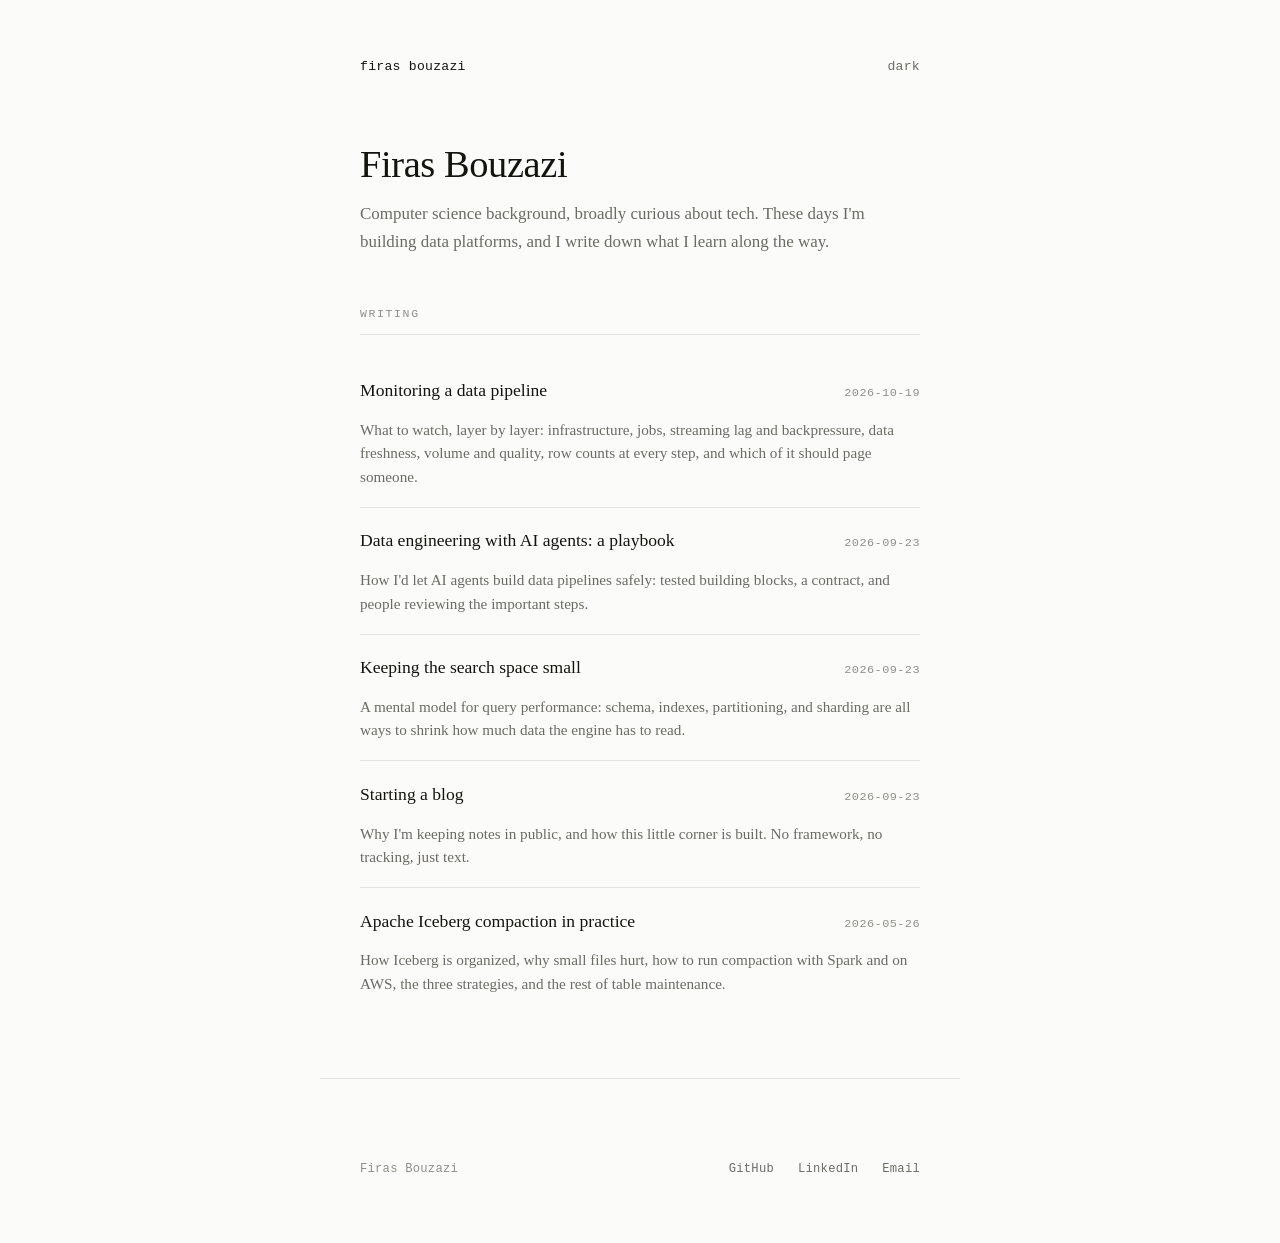
<file: index.html>
<!DOCTYPE html>
<html lang="en">
<head>
<meta charset="UTF-8">
<meta name="viewport" content="width=device-width, initial-scale=1.0">
<title>Firas Bouzazi</title>
<meta name="description" content="Firas Bouzazi: computer science background, broadly curious about tech, building data platforms. Notes on what I learn along the way.">
<meta name="author" content="Firas Bouzazi">
<meta property="og:title" content="Firas Bouzazi">
<meta property="og:description" content="Computer science background, broadly curious about tech, building data platforms. Notes on what I learn along the way.">
<meta property="og:type" content="website">
<link rel="icon" href="data:image/svg+xml,<svg xmlns='http://www.w3.org/2000/svg' viewBox='0 0 100 100'><text y='.9em' font-size='90' font-family='monospace'>·</text></svg>">
<script>
  // Set theme before paint to avoid a flash.
  (function () {
    try {
      var t = localStorage.getItem("theme");
      if (t === "light" || t === "dark") document.documentElement.setAttribute("data-theme", t);
    } catch (e) {}
  })();
</script>
<link rel="stylesheet" href="style.css">
</head>
<body>

<header class="site-head">
  <a class="home" href="/">firas bouzazi</a>
  <button class="theme-toggle" type="button" aria-label="Toggle color theme">theme</button>
</header>

<main class="wrap">

  <section class="intro">
    <h1>Firas Bouzazi</h1>
    <p>Computer science background, broadly curious about tech. These days I'm building data platforms, and I write down what I learn along the way.</p>
  </section>

  <p class="section-label">Writing</p>
  <ul class="posts">

    <li>
      <a class="entry" href="posts/monitoring-data-pipelines.html">
        <span class="entry-title">Monitoring a data pipeline</span>
        <span class="entry-date">2026-10-19</span>
        <p class="entry-desc">What to watch, layer by layer: infrastructure, jobs, streaming lag and backpressure, data freshness, volume and quality, row counts at every step, and which of it should page someone.</p>
      </a>
    </li>

    <li>
      <a class="entry" href="posts/data-engineering-with-agents.html">
        <span class="entry-title">Data engineering with AI agents: a playbook</span>
        <span class="entry-date">2026-09-23</span>
        <p class="entry-desc">How I'd let AI agents build data pipelines safely: tested building blocks, a contract, and people reviewing the important steps.</p>
      </a>
    </li>

    <li>
      <a class="entry" href="posts/keeping-the-search-space-small.html">
        <span class="entry-title">Keeping the search space small</span>
        <span class="entry-date">2026-09-23</span>
        <p class="entry-desc">A mental model for query performance: schema, indexes, partitioning, and sharding are all ways to shrink how much data the engine has to read.</p>
      </a>
    </li>

    <li>
      <a class="entry" href="posts/starting-a-blog.html">
        <span class="entry-title">Starting a blog</span>
        <span class="entry-date">2026-09-23</span>
        <p class="entry-desc">Why I'm keeping notes in public, and how this little corner is built. No framework, no tracking, just text.</p>
      </a>
    </li>

    <li>
      <a class="entry" href="posts/apache-iceberg-compaction-in-practice.html">
        <span class="entry-title">Apache Iceberg compaction in practice</span>
        <span class="entry-date">2026-05-26</span>
        <p class="entry-desc">How Iceberg is organized, why small files hurt, how to run compaction with Spark and on AWS, the three strategies, and the rest of table maintenance.</p>
      </a>
    </li>

  </ul>

</main>

<footer class="site-foot">
  <span>Firas Bouzazi</span>
  <span class="spacer"></span>
  <a href="https://github.com/firasbouzazi">GitHub</a>
  <a href="https://www.linkedin.com/in/firas-bouzazi/">LinkedIn</a>
  <a href="mailto:firas.bouzazi@imt-atlantique.net">Email</a>
</footer>

<script src="theme.js"></script>
</body>
</html>
</file>
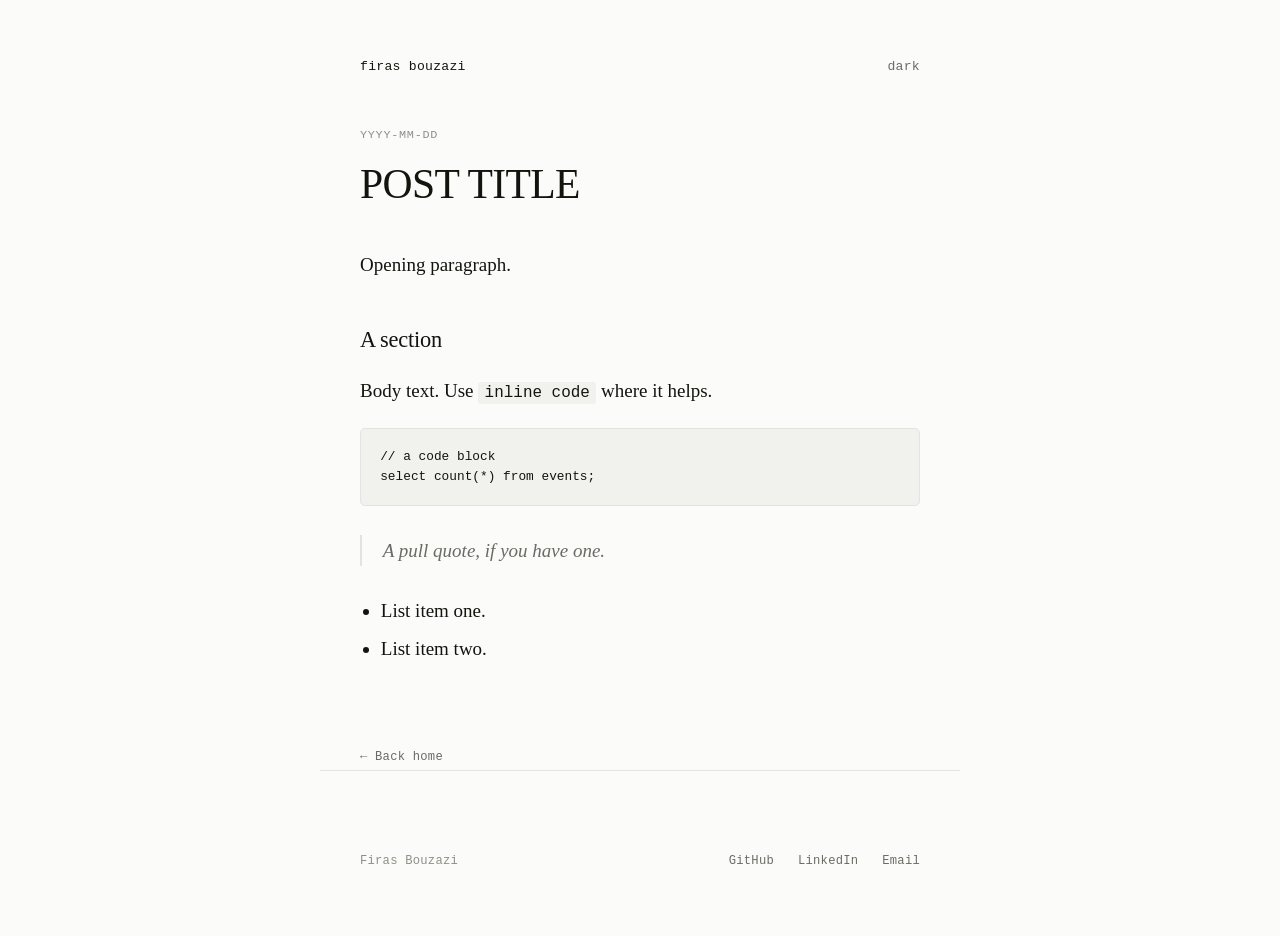
<file: posts/_template.html>
<!DOCTYPE html>
<html lang="en">
<head>
<meta charset="UTF-8">
<meta name="viewport" content="width=device-width, initial-scale=1.0">
<title>POST TITLE · Firas Bouzazi</title>
<meta name="description" content="ONE-LINE SUMMARY.">
<meta name="author" content="Firas Bouzazi">
<meta property="og:title" content="POST TITLE">
<meta property="og:description" content="ONE-LINE SUMMARY.">
<meta property="og:type" content="article">
<link rel="icon" href="data:image/svg+xml,<svg xmlns='http://www.w3.org/2000/svg' viewBox='0 0 100 100'><text y='.9em' font-size='90' font-family='monospace'>·</text></svg>">
<script>
  (function () {
    try {
      var t = localStorage.getItem("theme");
      if (t === "light" || t === "dark") document.documentElement.setAttribute("data-theme", t);
    } catch (e) {}
  })();
</script>
<link rel="stylesheet" href="../style.css">
</head>
<body>

<header class="site-head">
  <a class="home" href="/">firas bouzazi</a>
  <button class="theme-toggle" type="button" aria-label="Toggle color theme">theme</button>
</header>

<main class="wrap">
  <article class="post">

    <header class="post-head">
      <p class="meta">YYYY-MM-DD</p>
      <h1>POST TITLE</h1>
    </header>

    <div class="prose">
      <p>Opening paragraph.</p>

      <h2>A section</h2>
      <p>Body text. Use <code>inline code</code> where it helps.</p>

      <pre><code>// a code block
select count(*) from events;</code></pre>

      <blockquote>A pull quote, if you have one.</blockquote>

      <ul>
        <li>List item one.</li>
        <li>List item two.</li>
      </ul>
    </div>

    <a class="back" href="/">Back home</a>

  </article>
</main>

<footer class="site-foot">
  <span>Firas Bouzazi</span>
  <span class="spacer"></span>
  <a href="https://github.com/firasbouzazi">GitHub</a>
  <a href="https://www.linkedin.com/in/firas-bouzazi/">LinkedIn</a>
  <a href="mailto:firas.bouzazi@imt-atlantique.net">Email</a>
</footer>

<script src="../theme.js"></script>
</body>
</html>
</file>
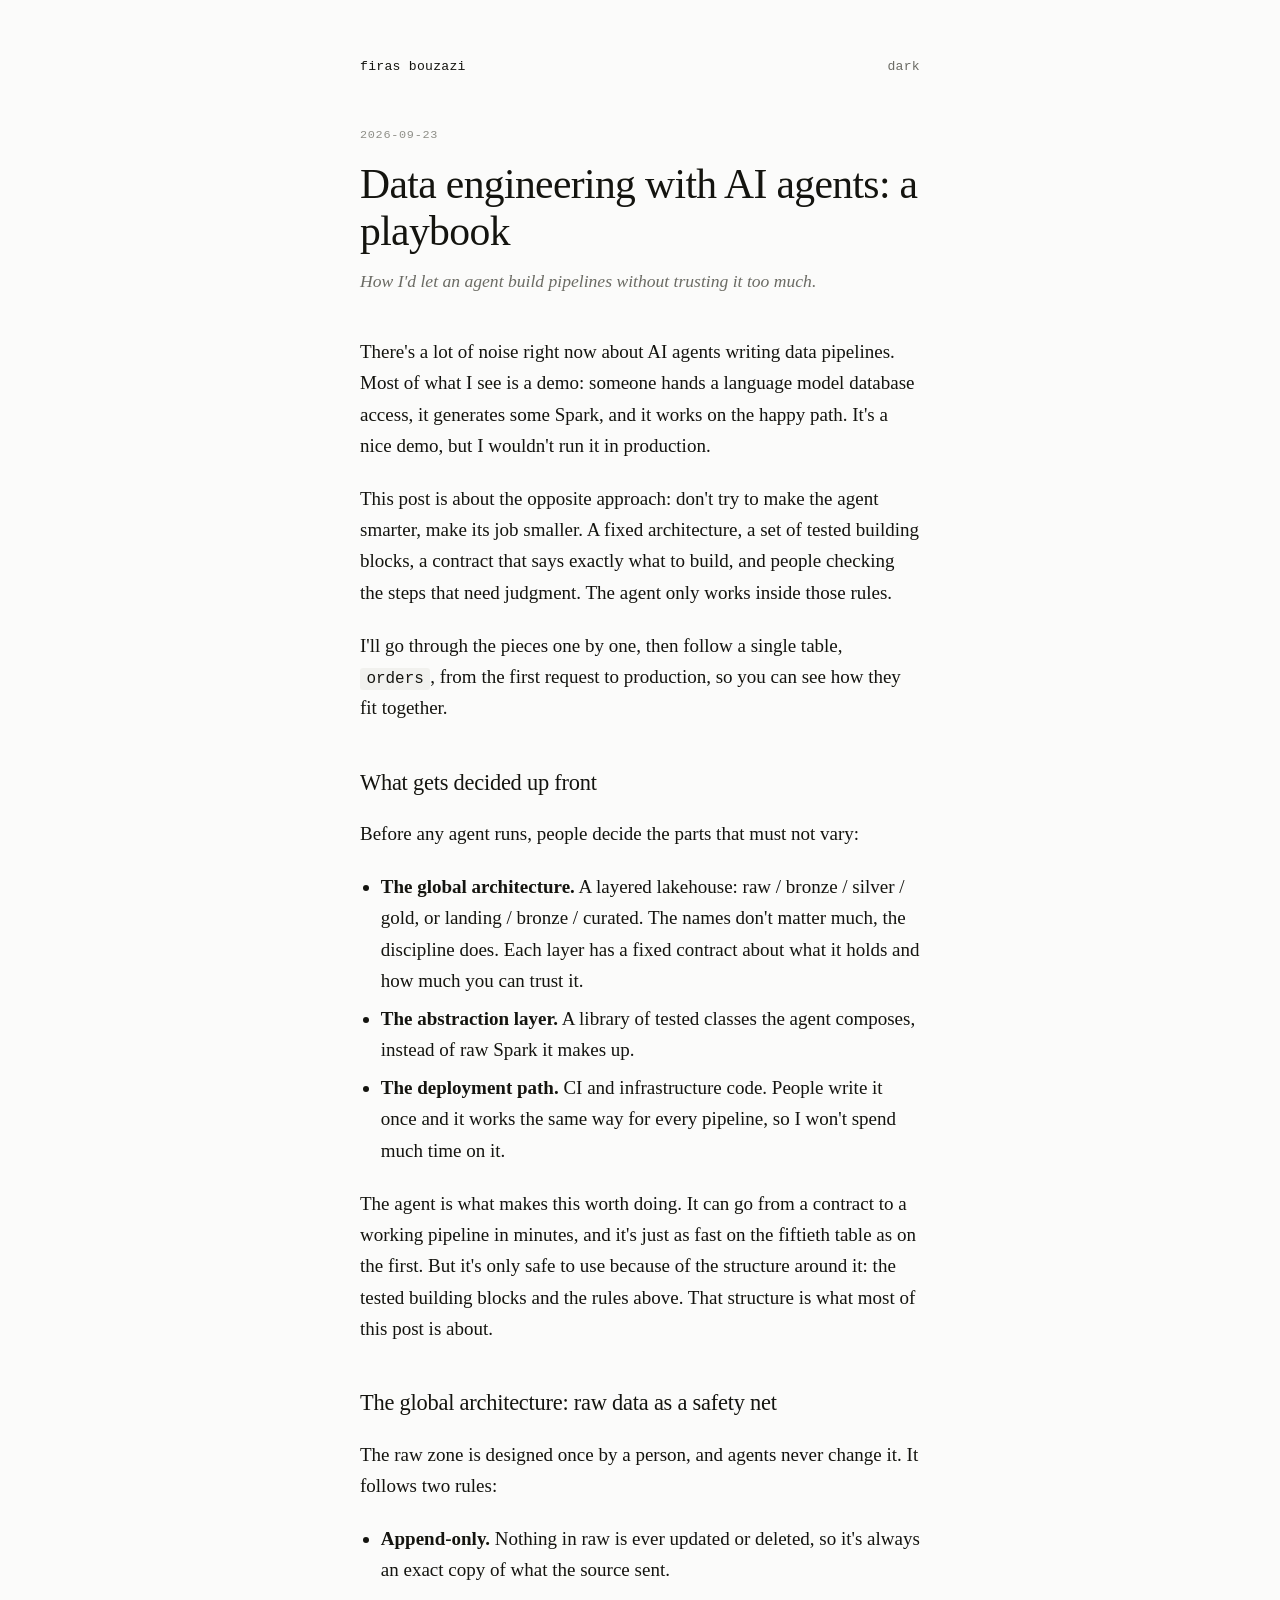
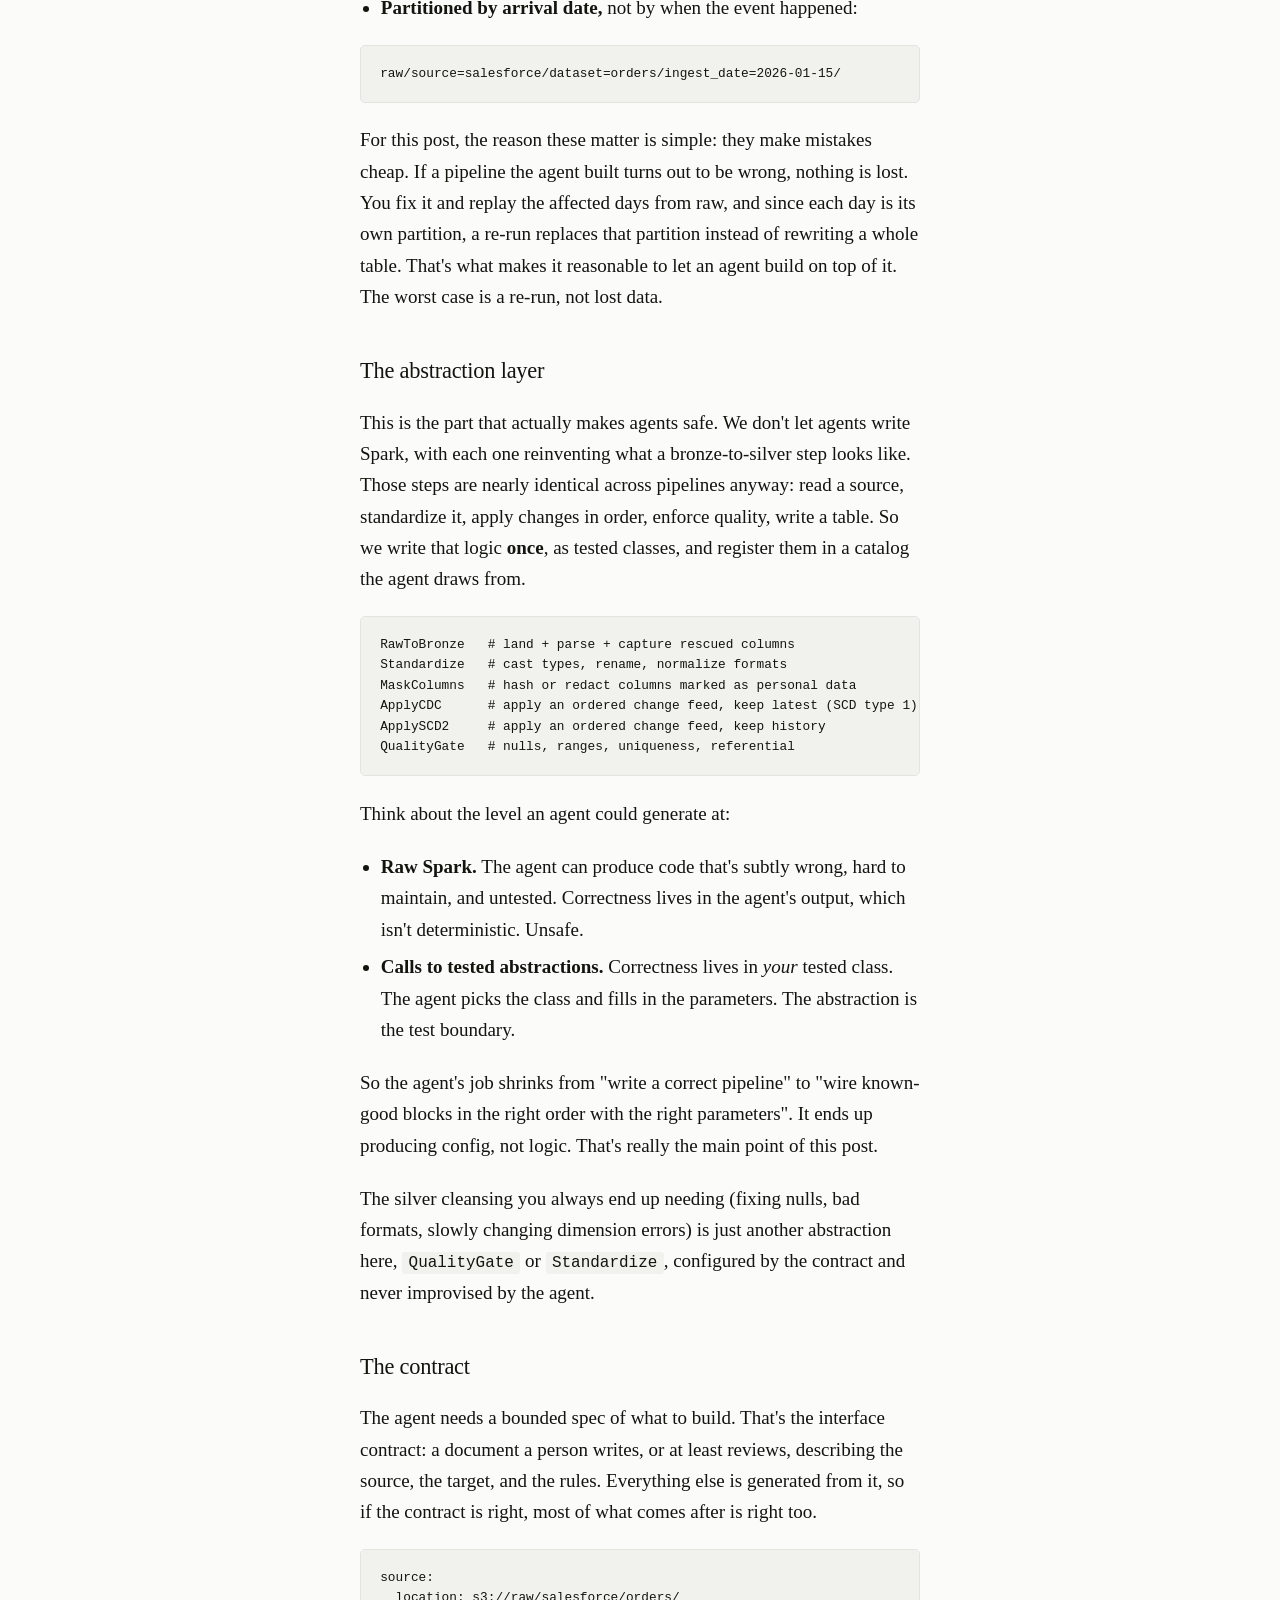
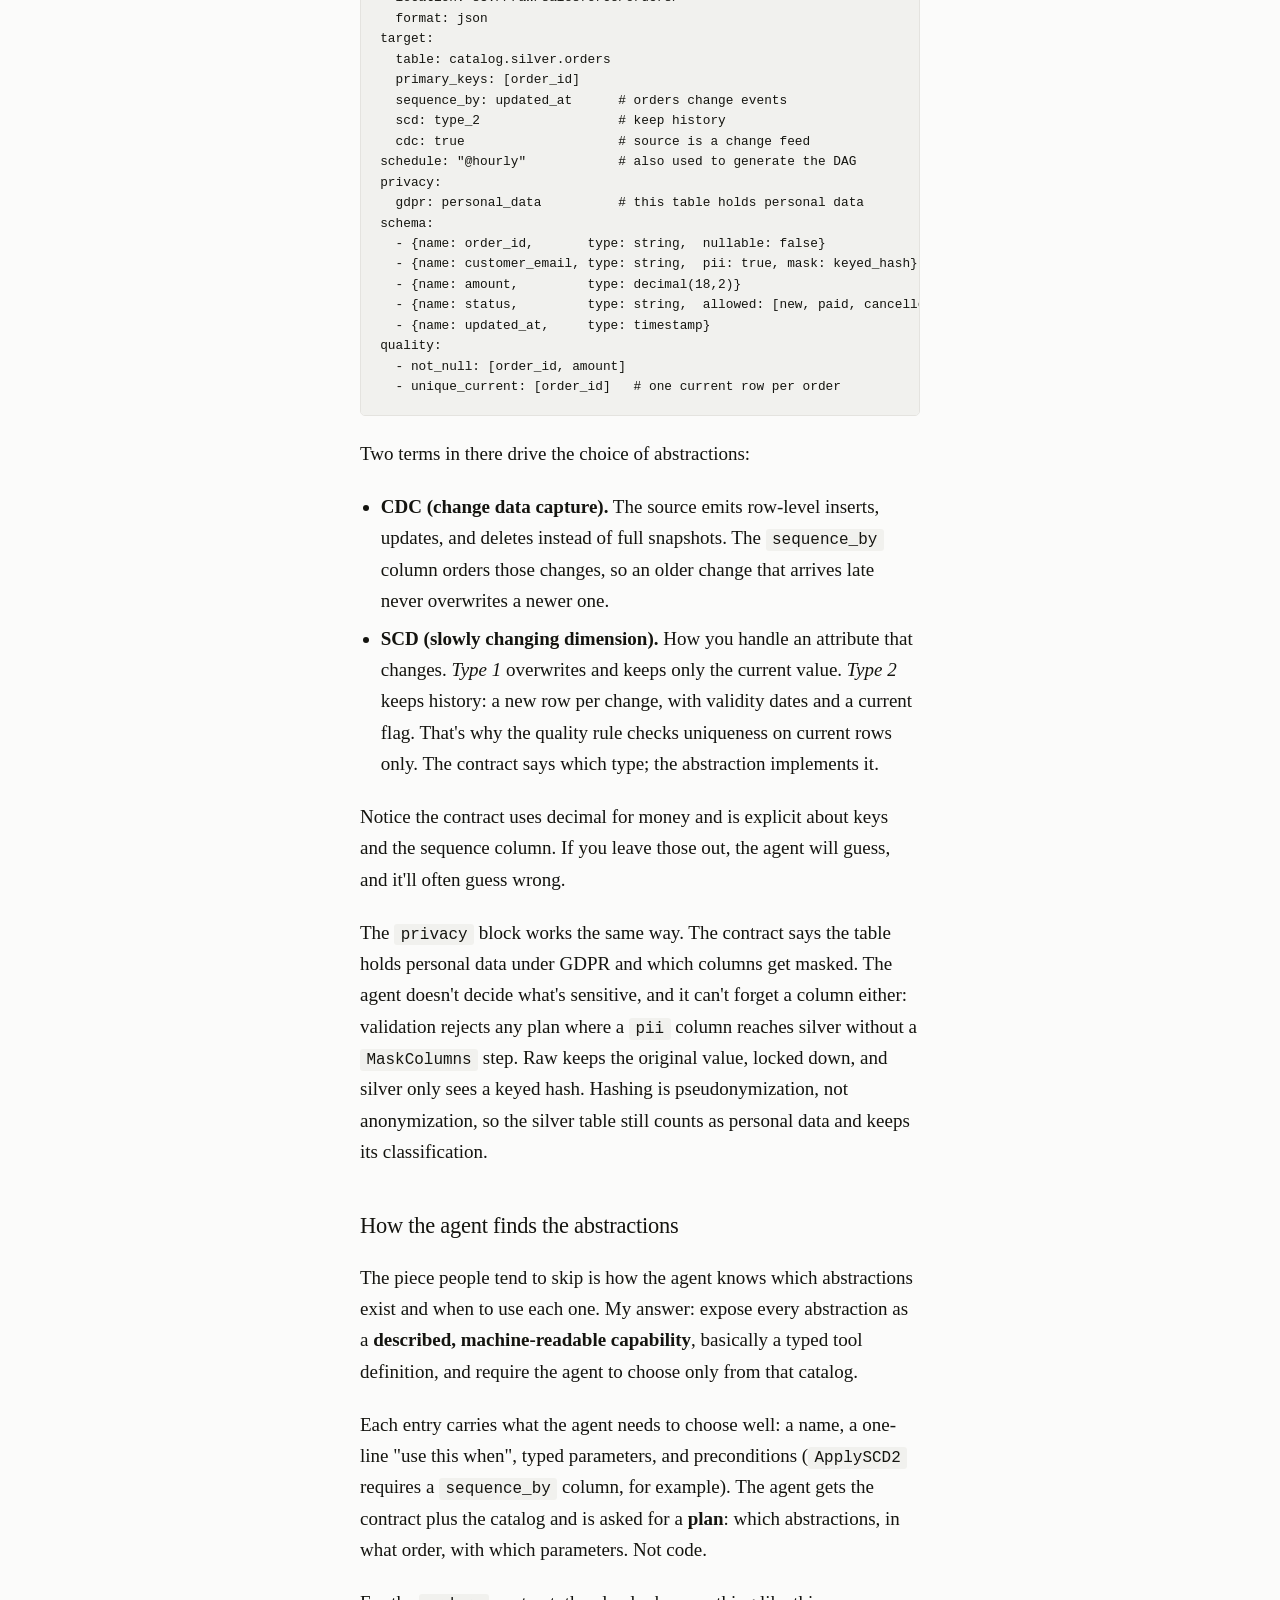
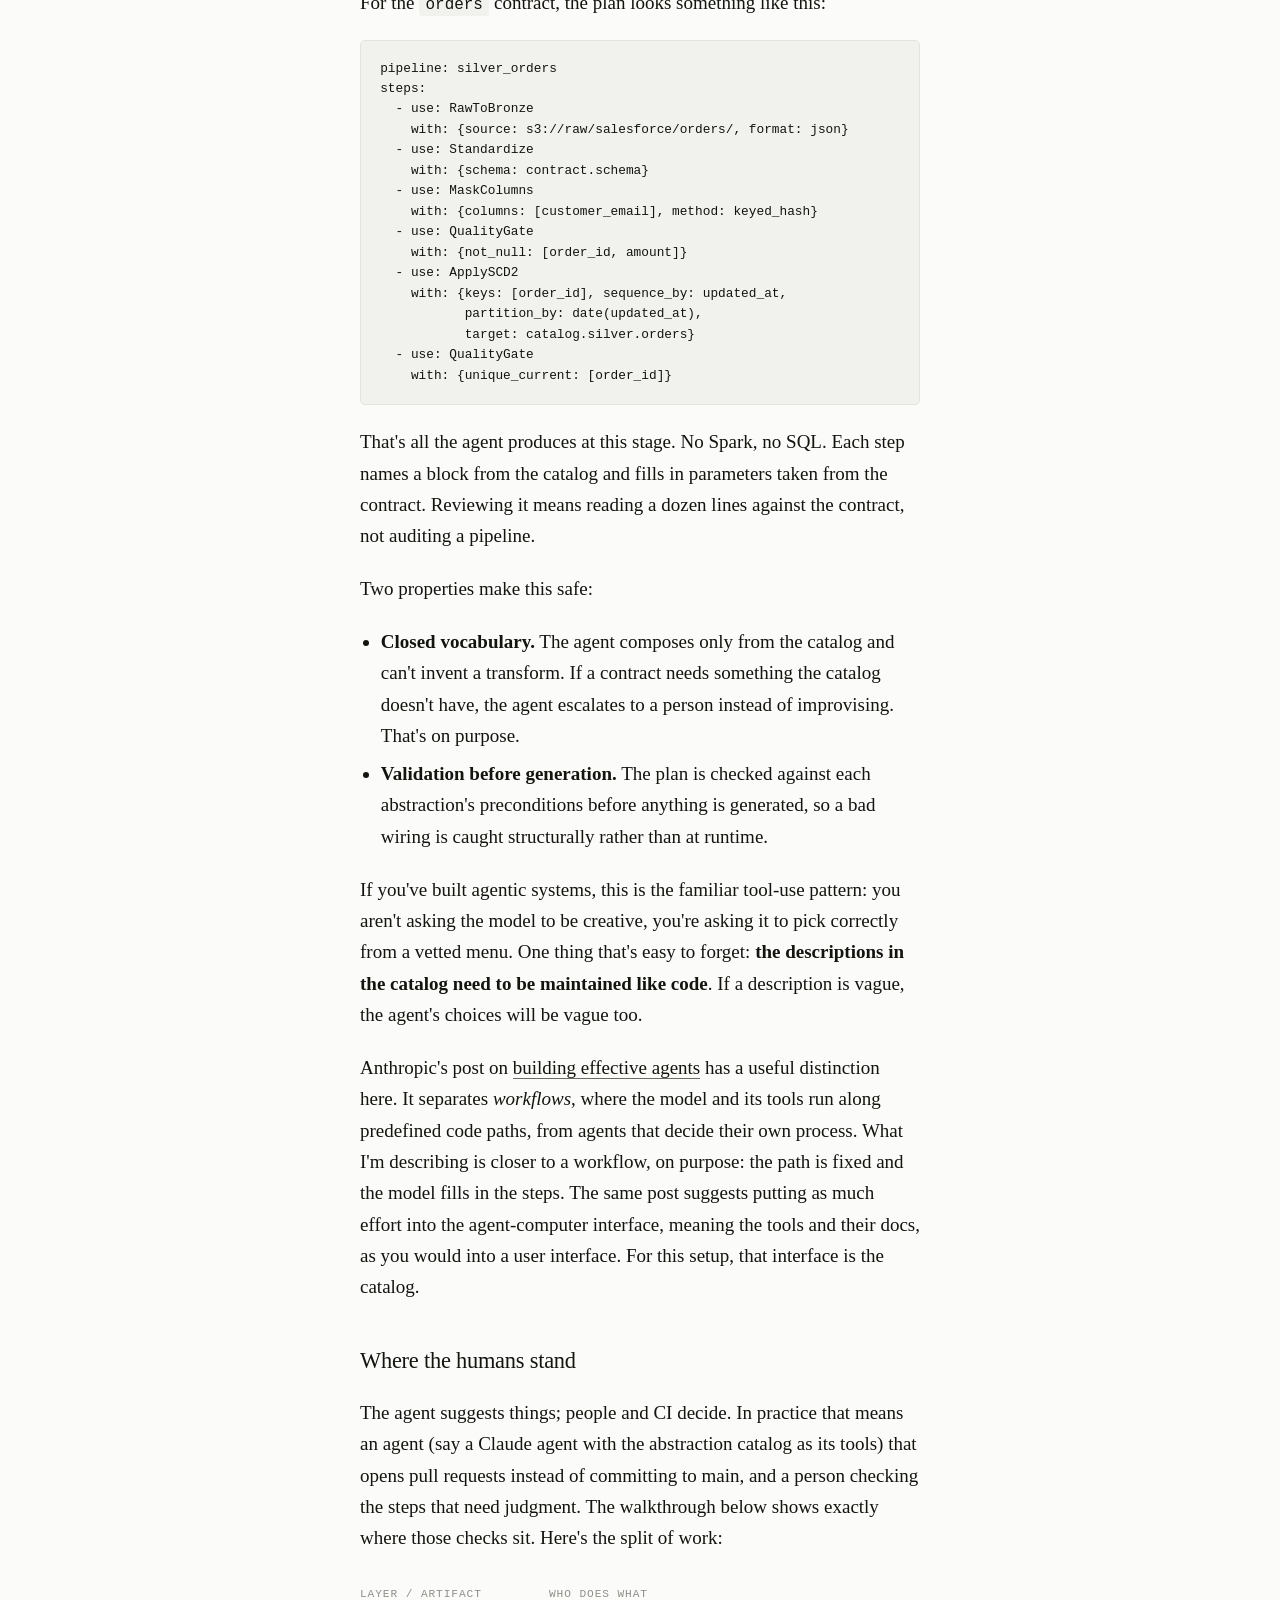
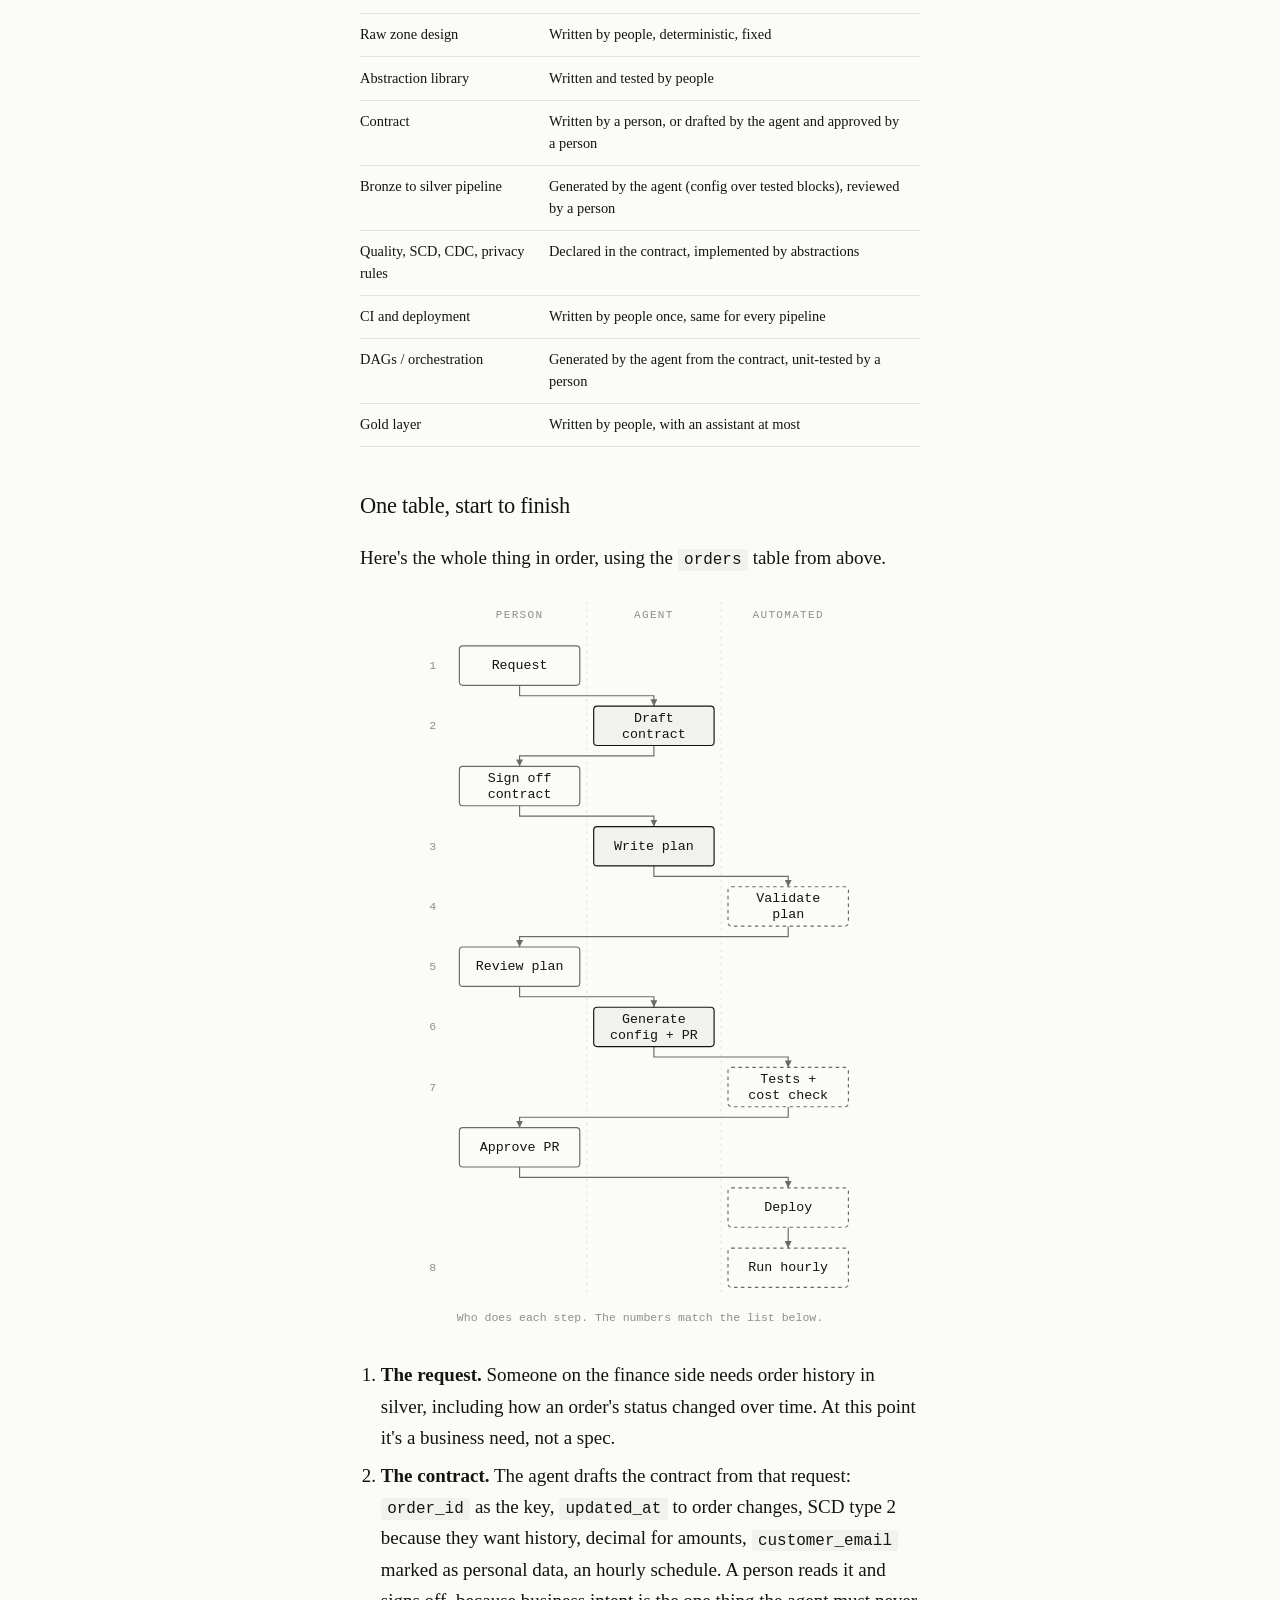
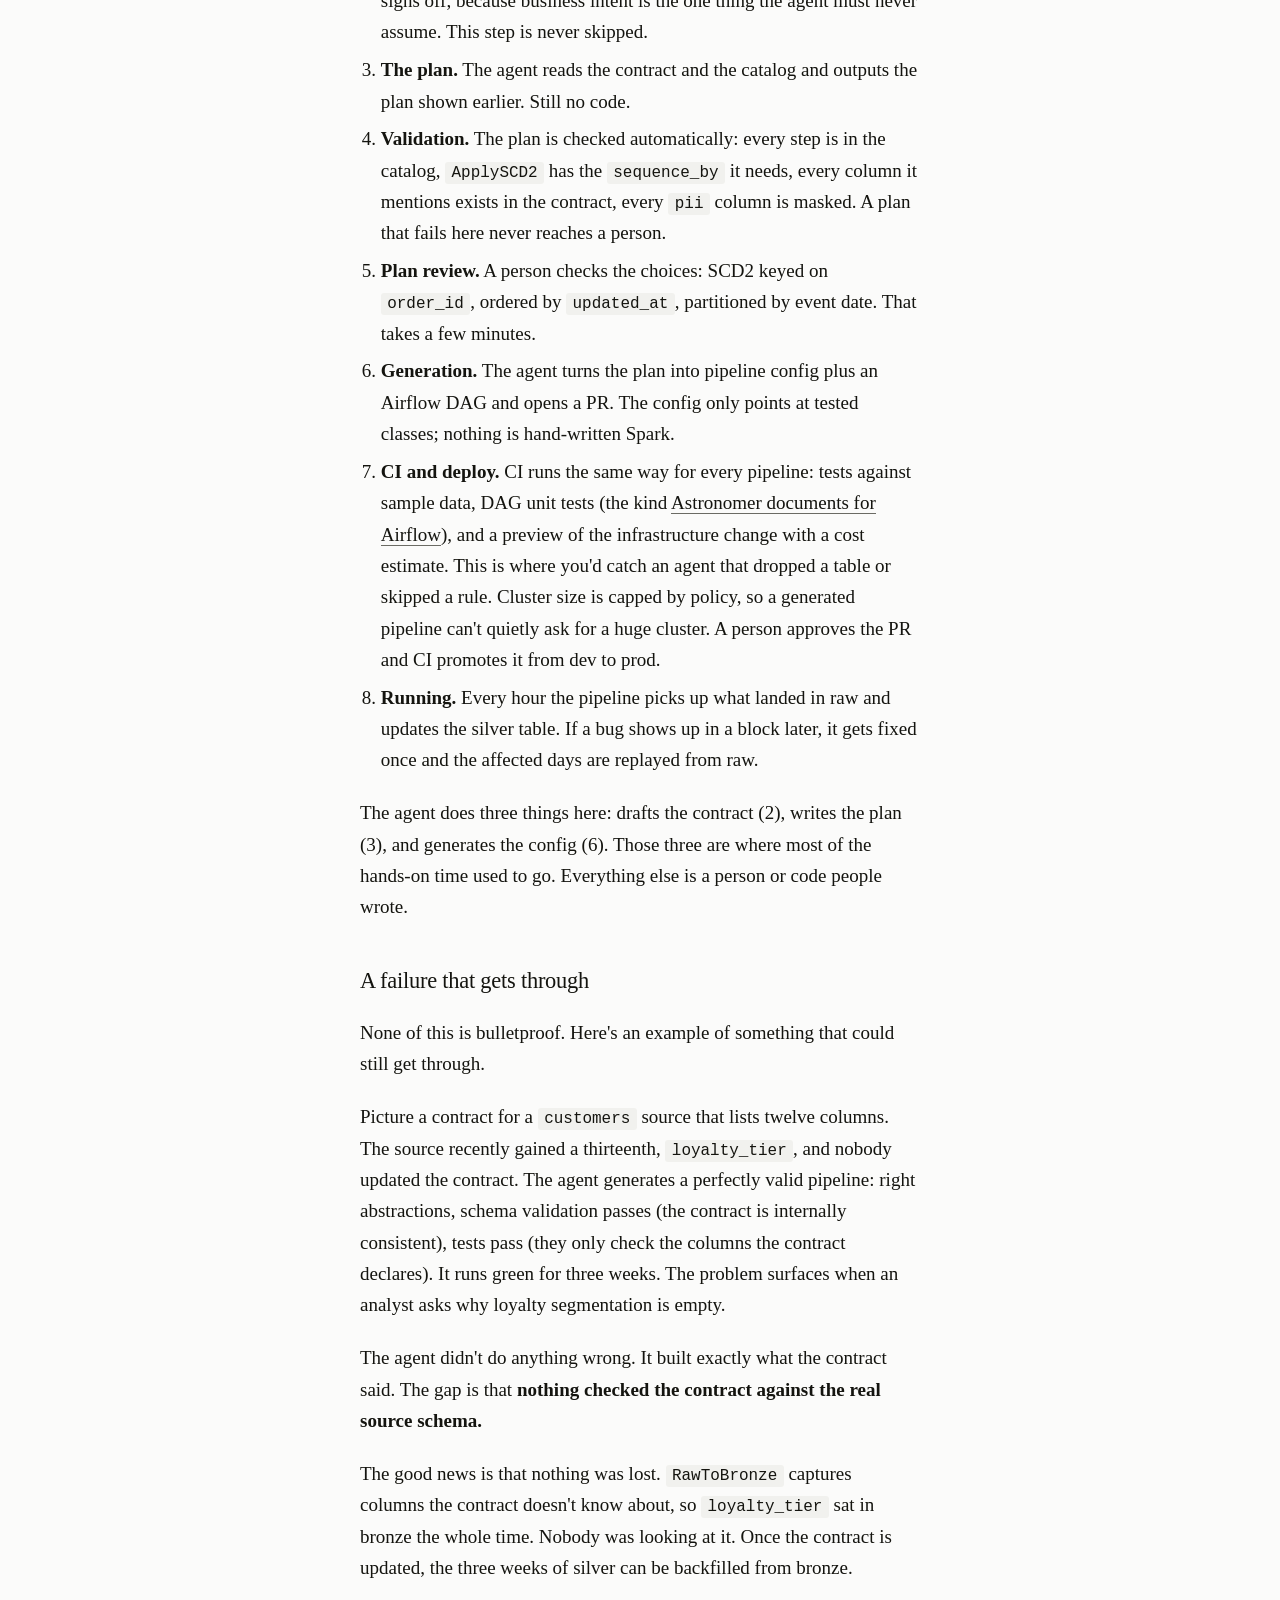
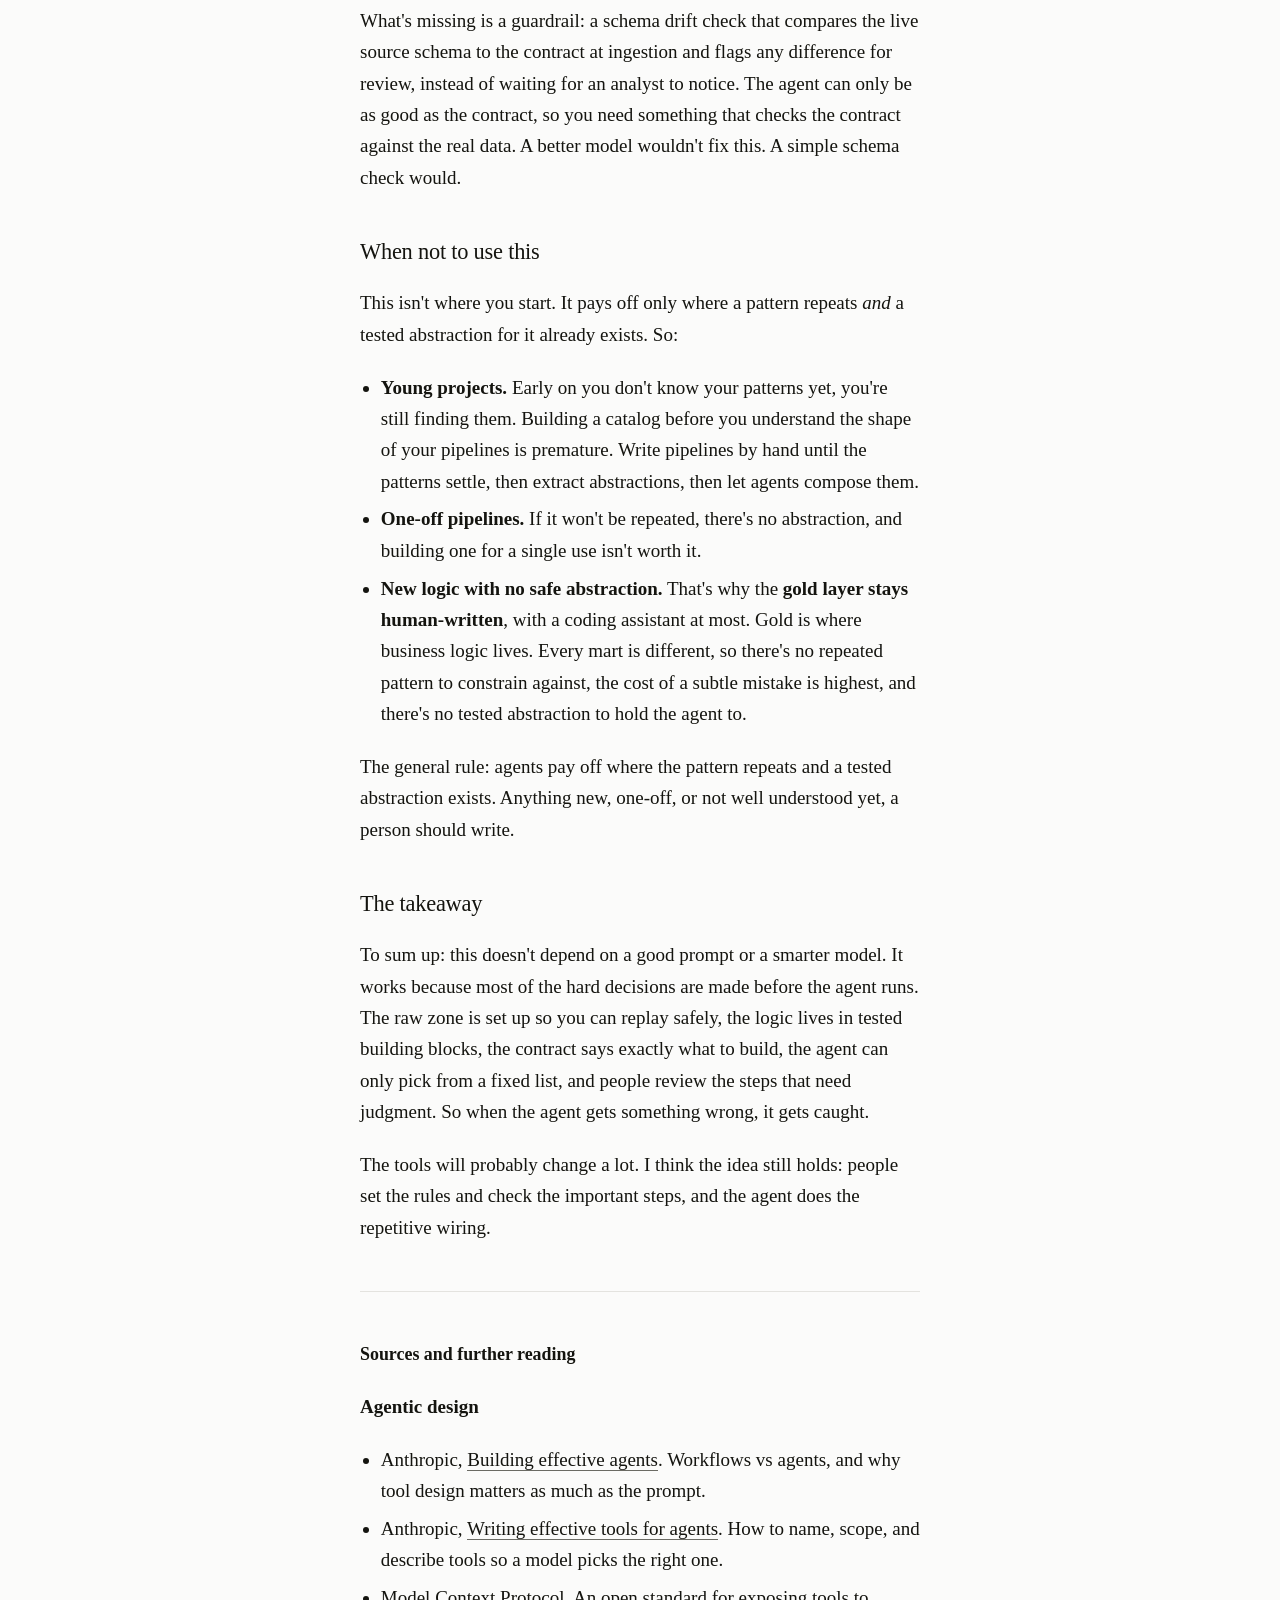
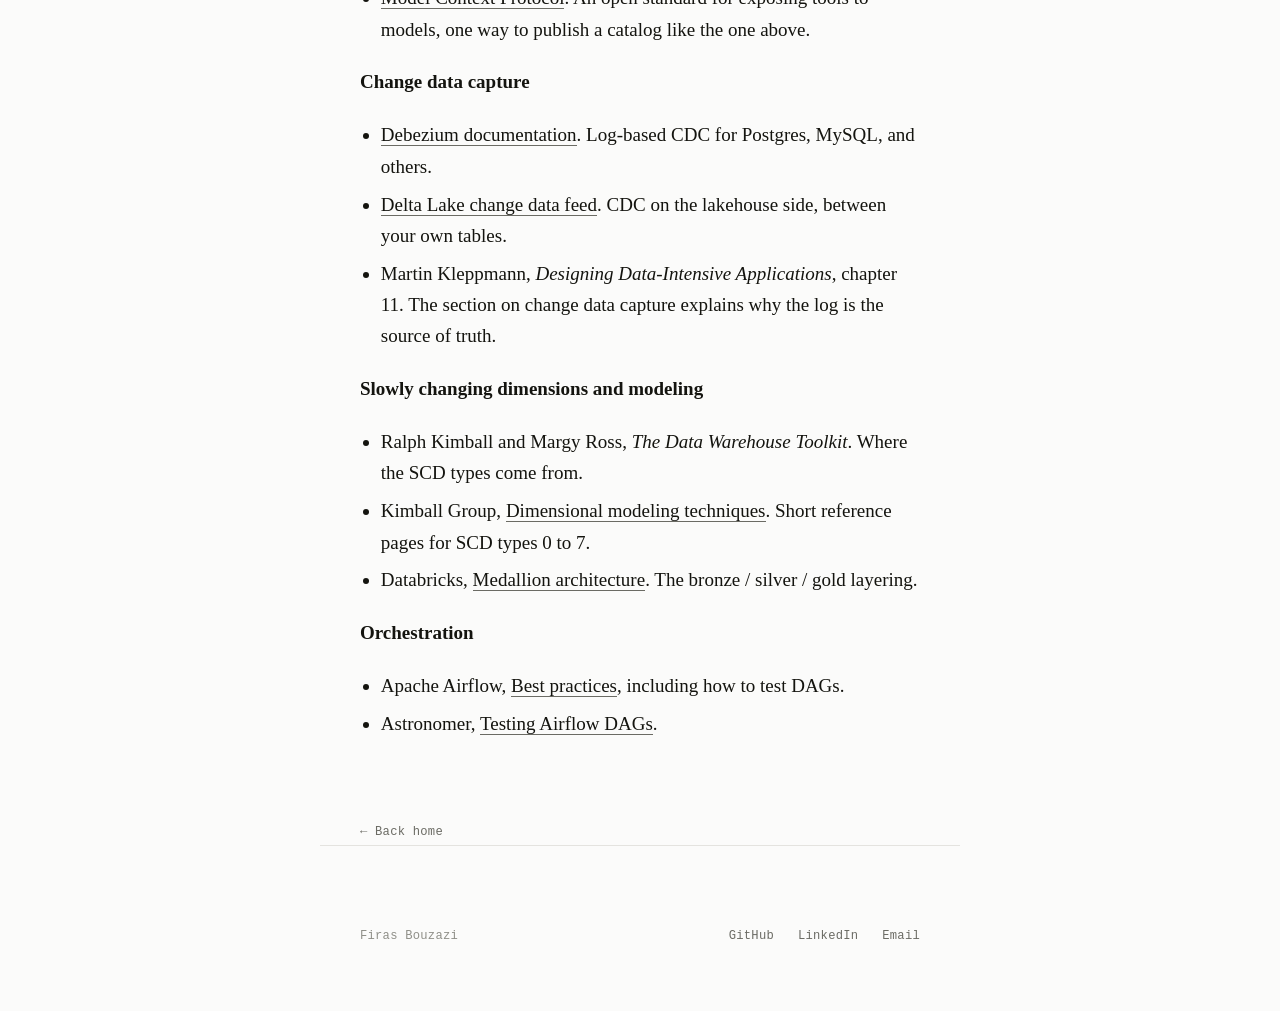
<file: posts/ai-agents-safely-in-data-engineering.html>
<!DOCTYPE html>

<html lang="en">
<head>
<meta charset="UTF-8">

<title>Moved · Firas Bouzazi</title>
<meta name="robots" content="noindex">

<meta http-equiv="refresh" content="0; url=https://firasbouzazi.github.io/posts/data-engineering-with-agents.html">

<link rel="canonical" href="https://firasbouzazi.github.io/posts/data-engineering-with-agents.html">
</head>

<body>
<p>
  This post moved to
  <a href="https://firasbouzazi.github.io/posts/data-engineering-with-agents.html">
    Data engineering with AI agents: a playbook
  </a>.
</p>
</body>
</html>
</file>
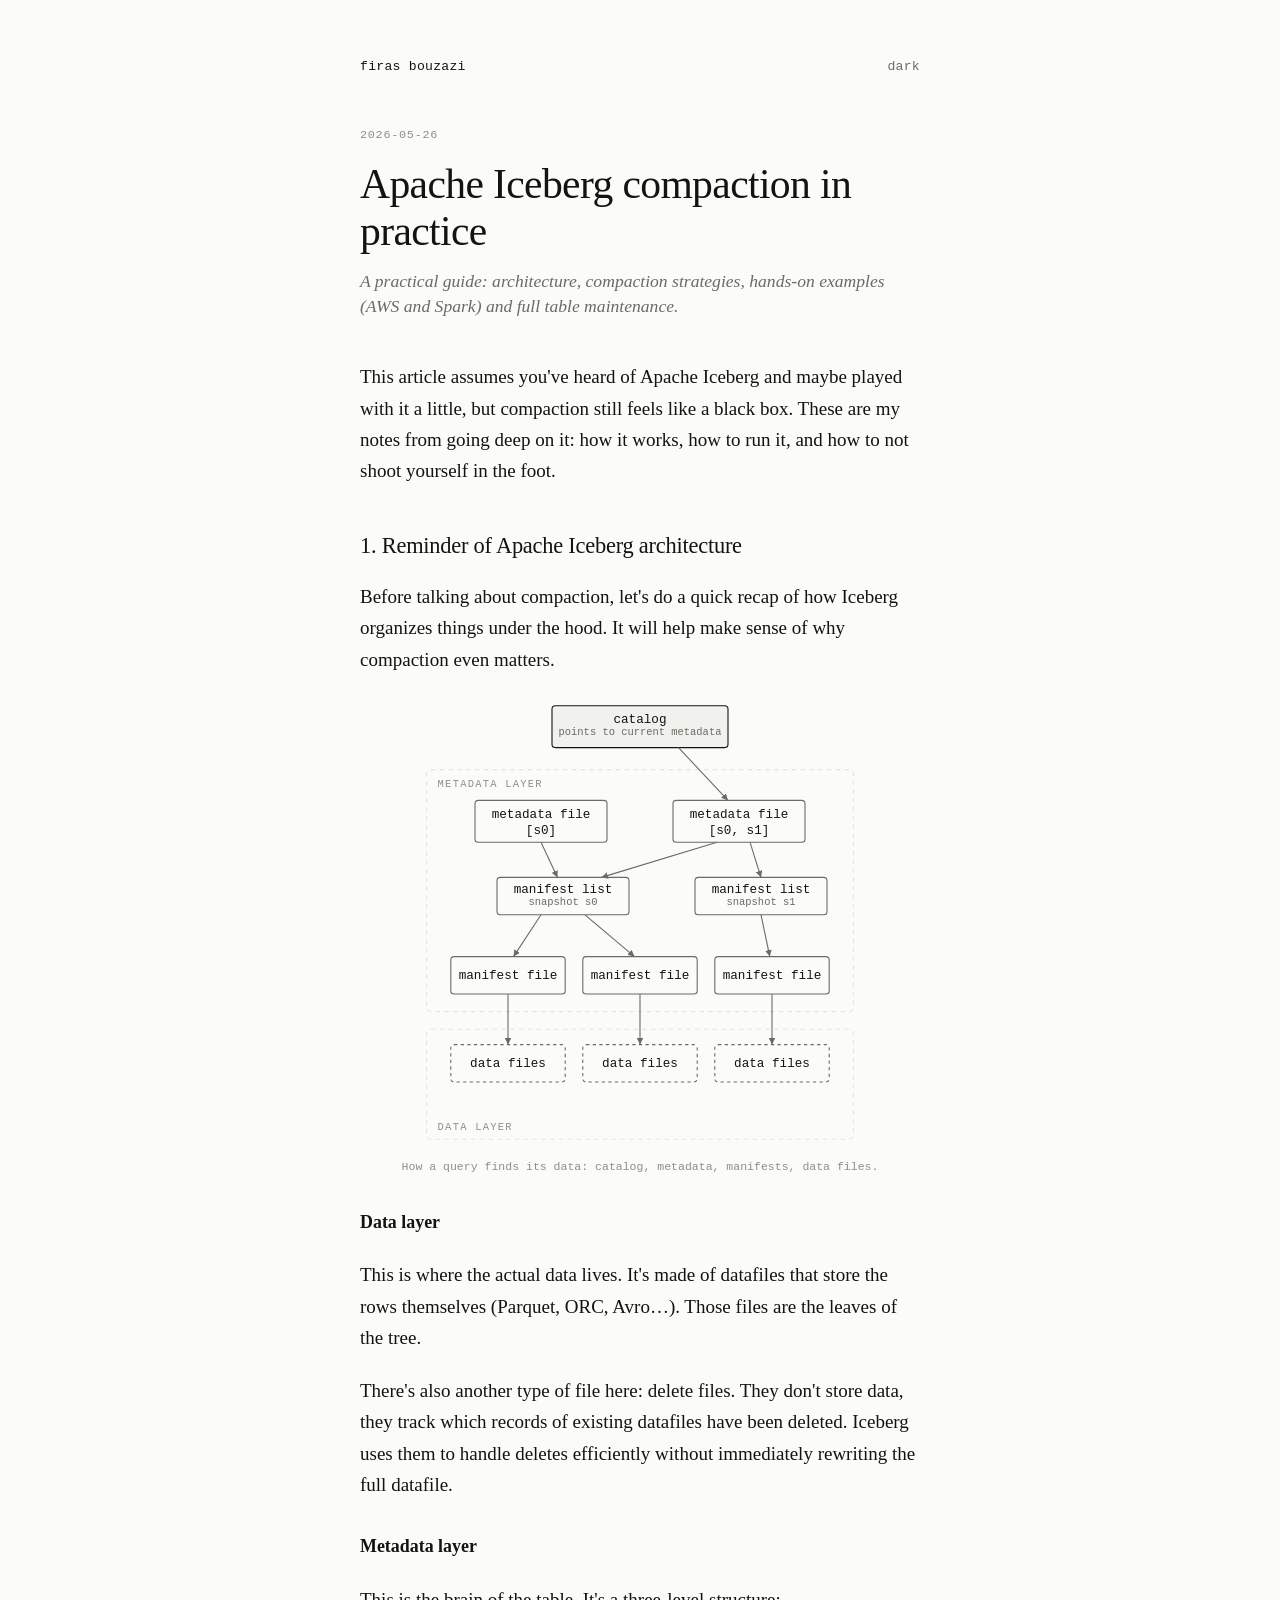
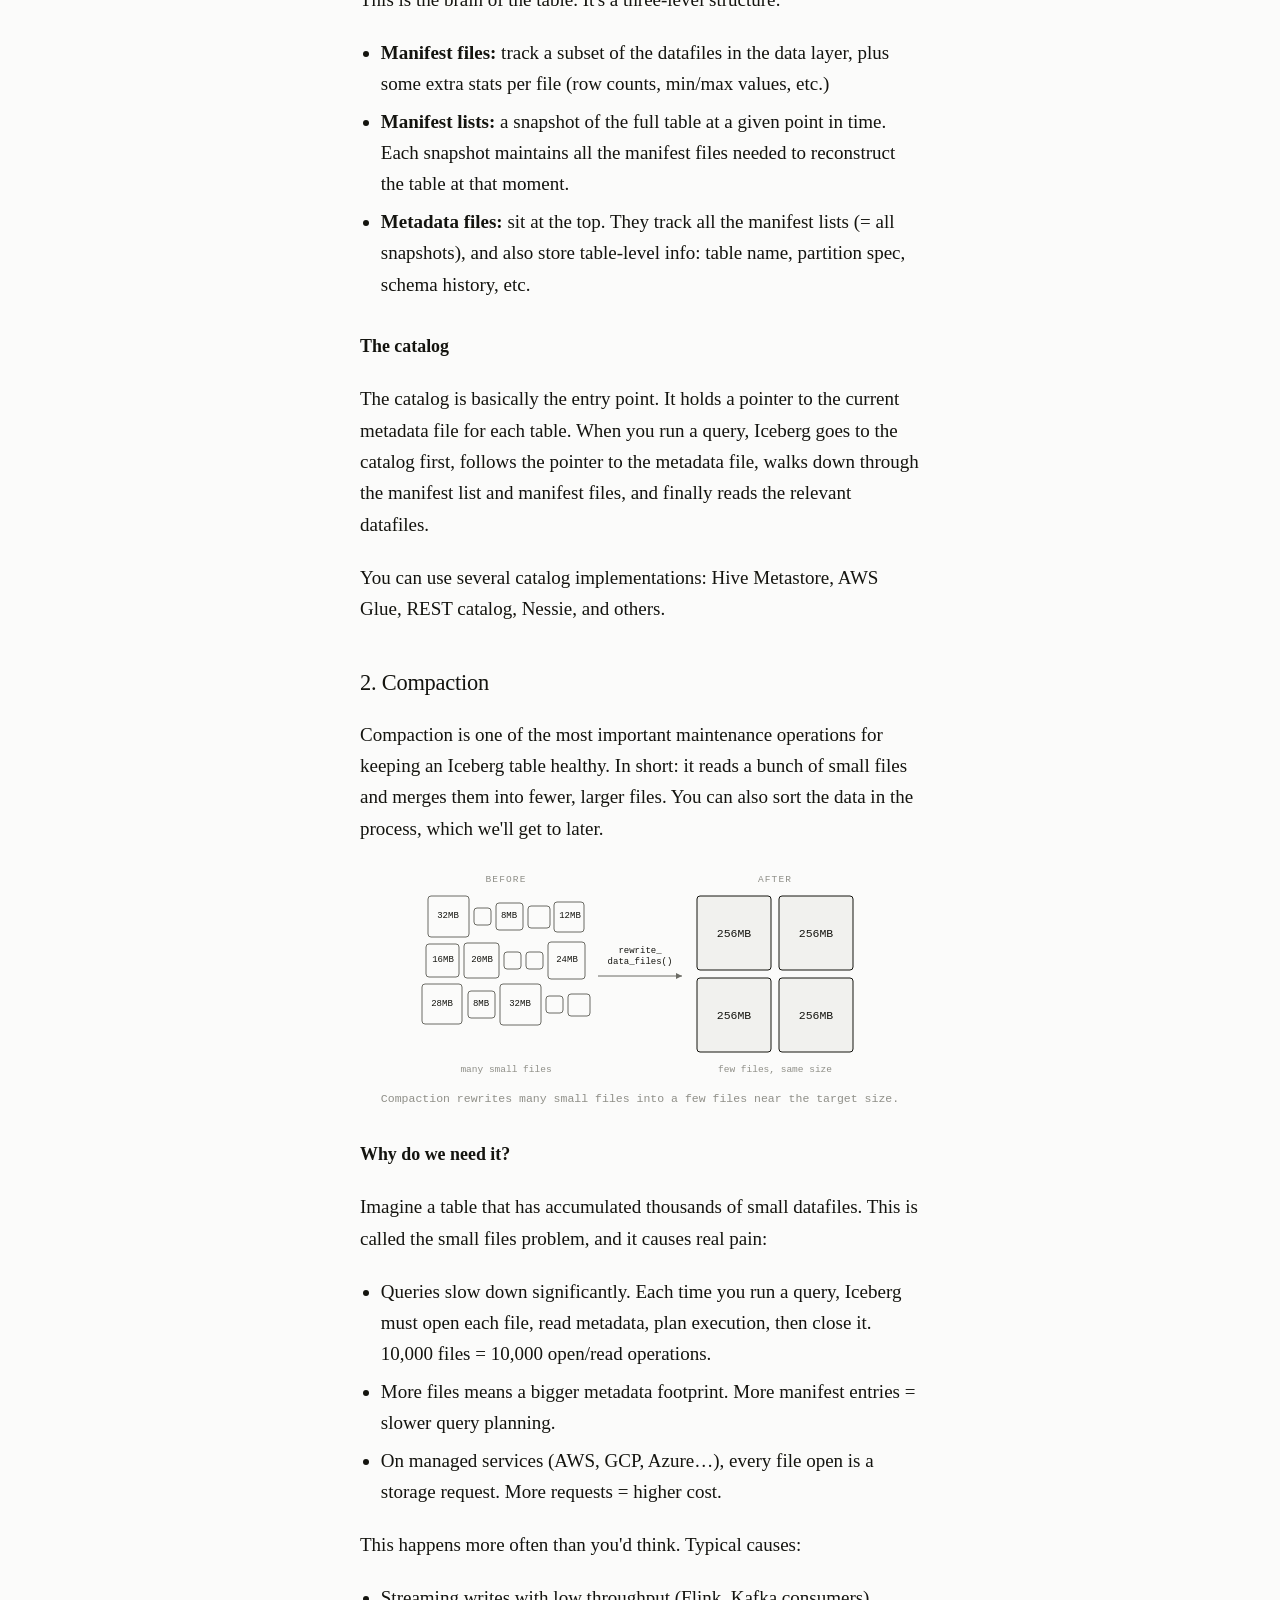
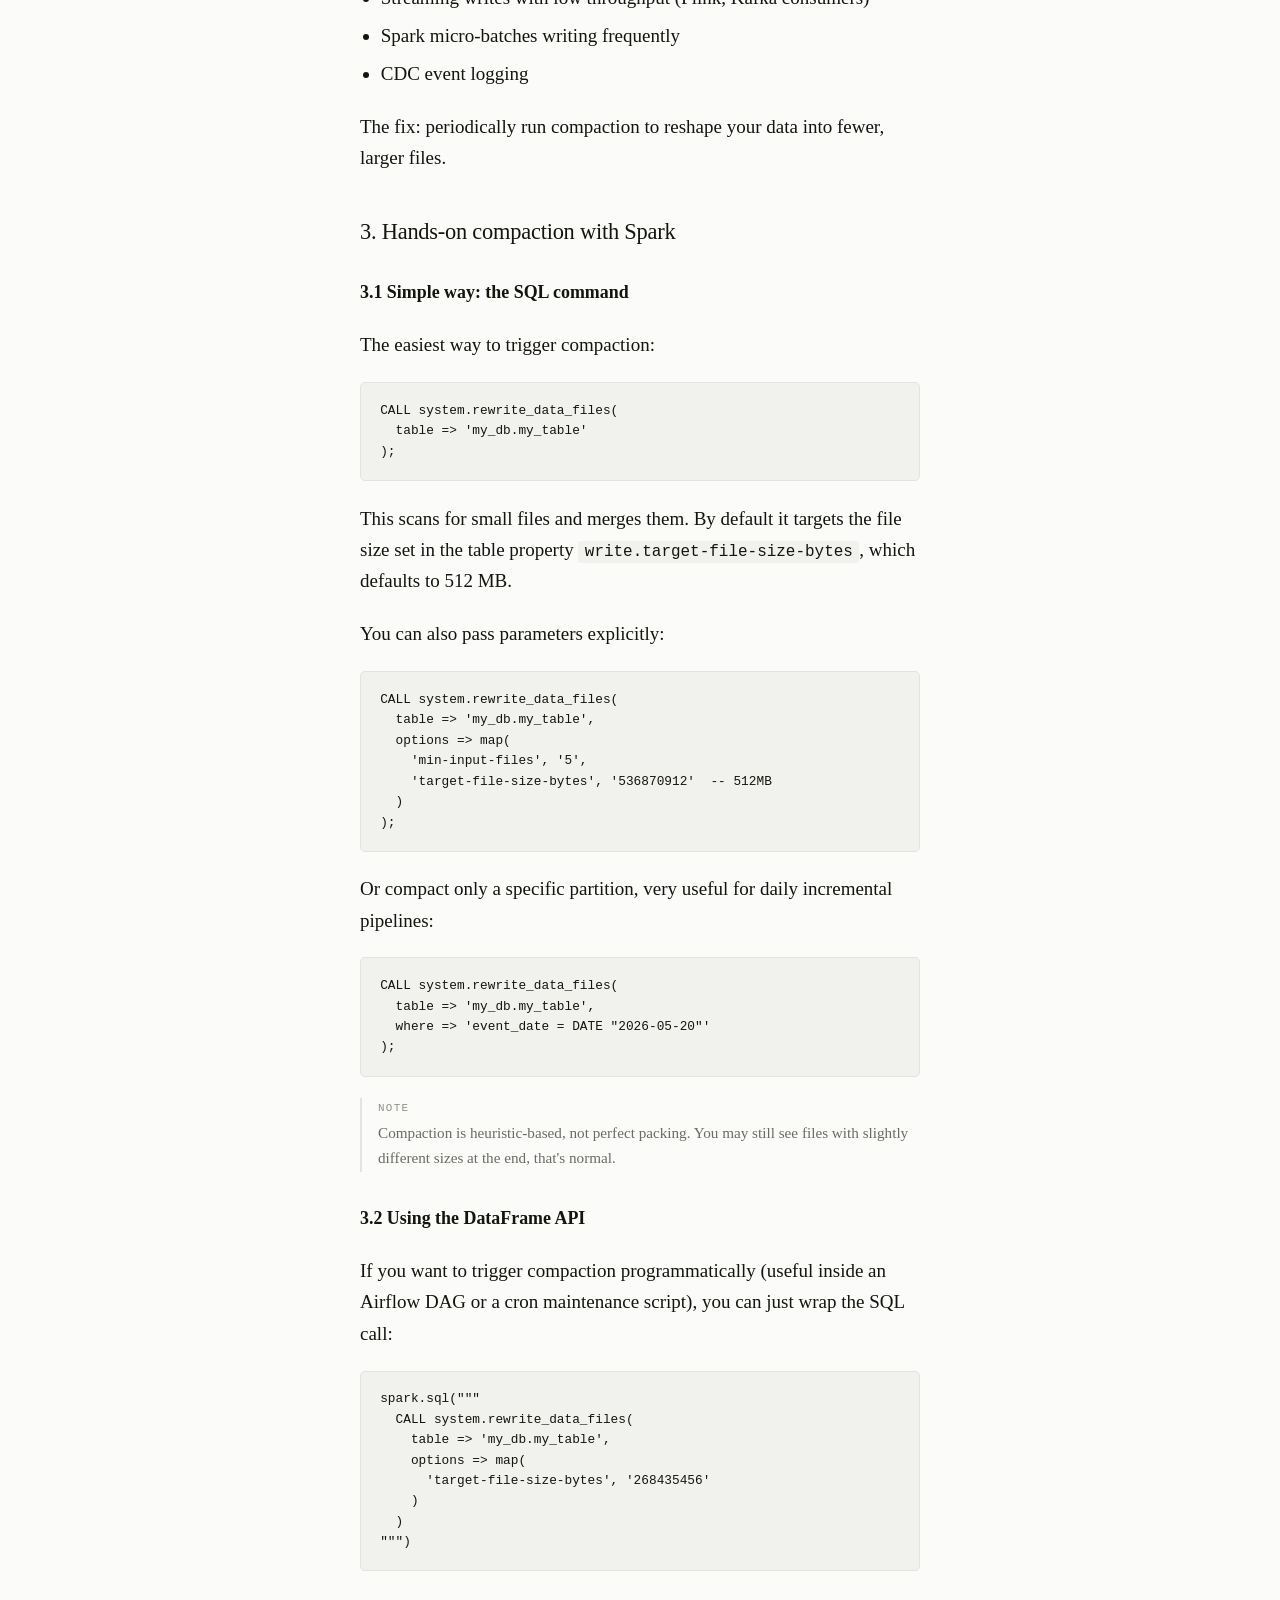
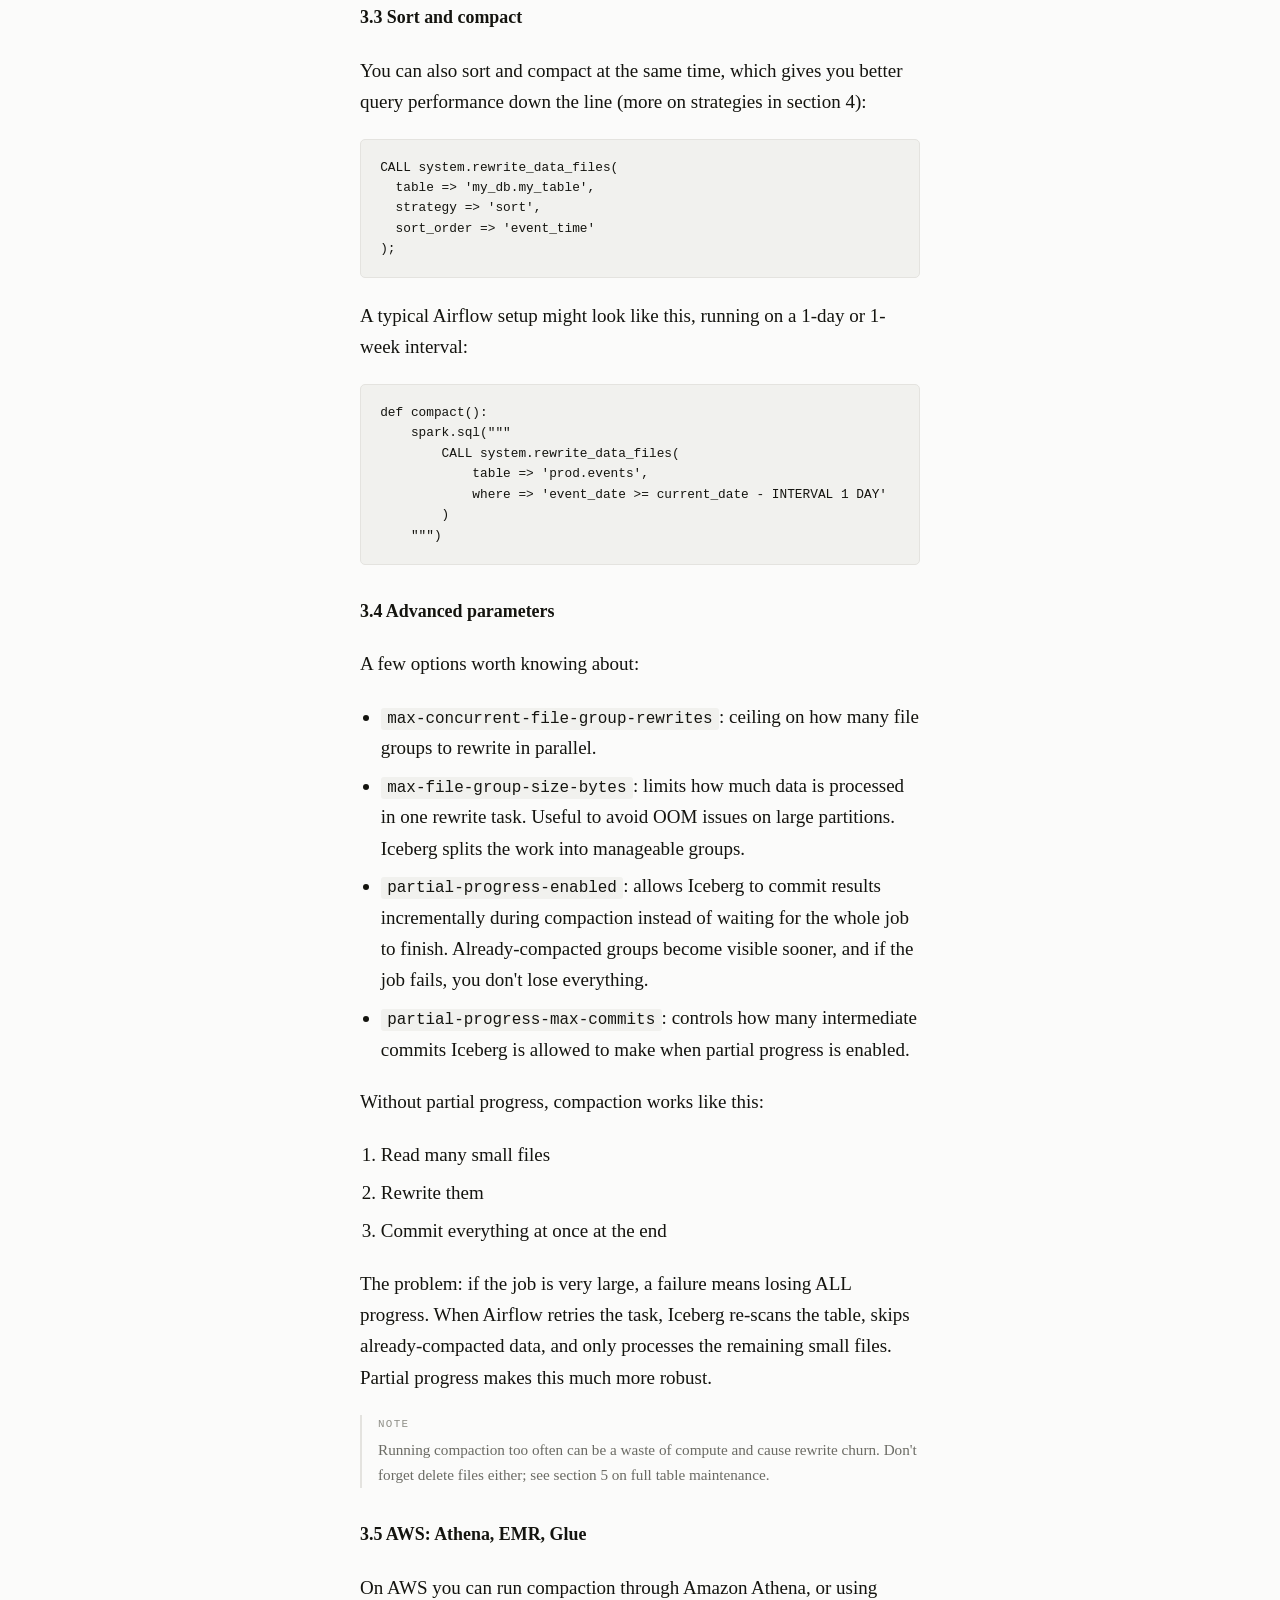
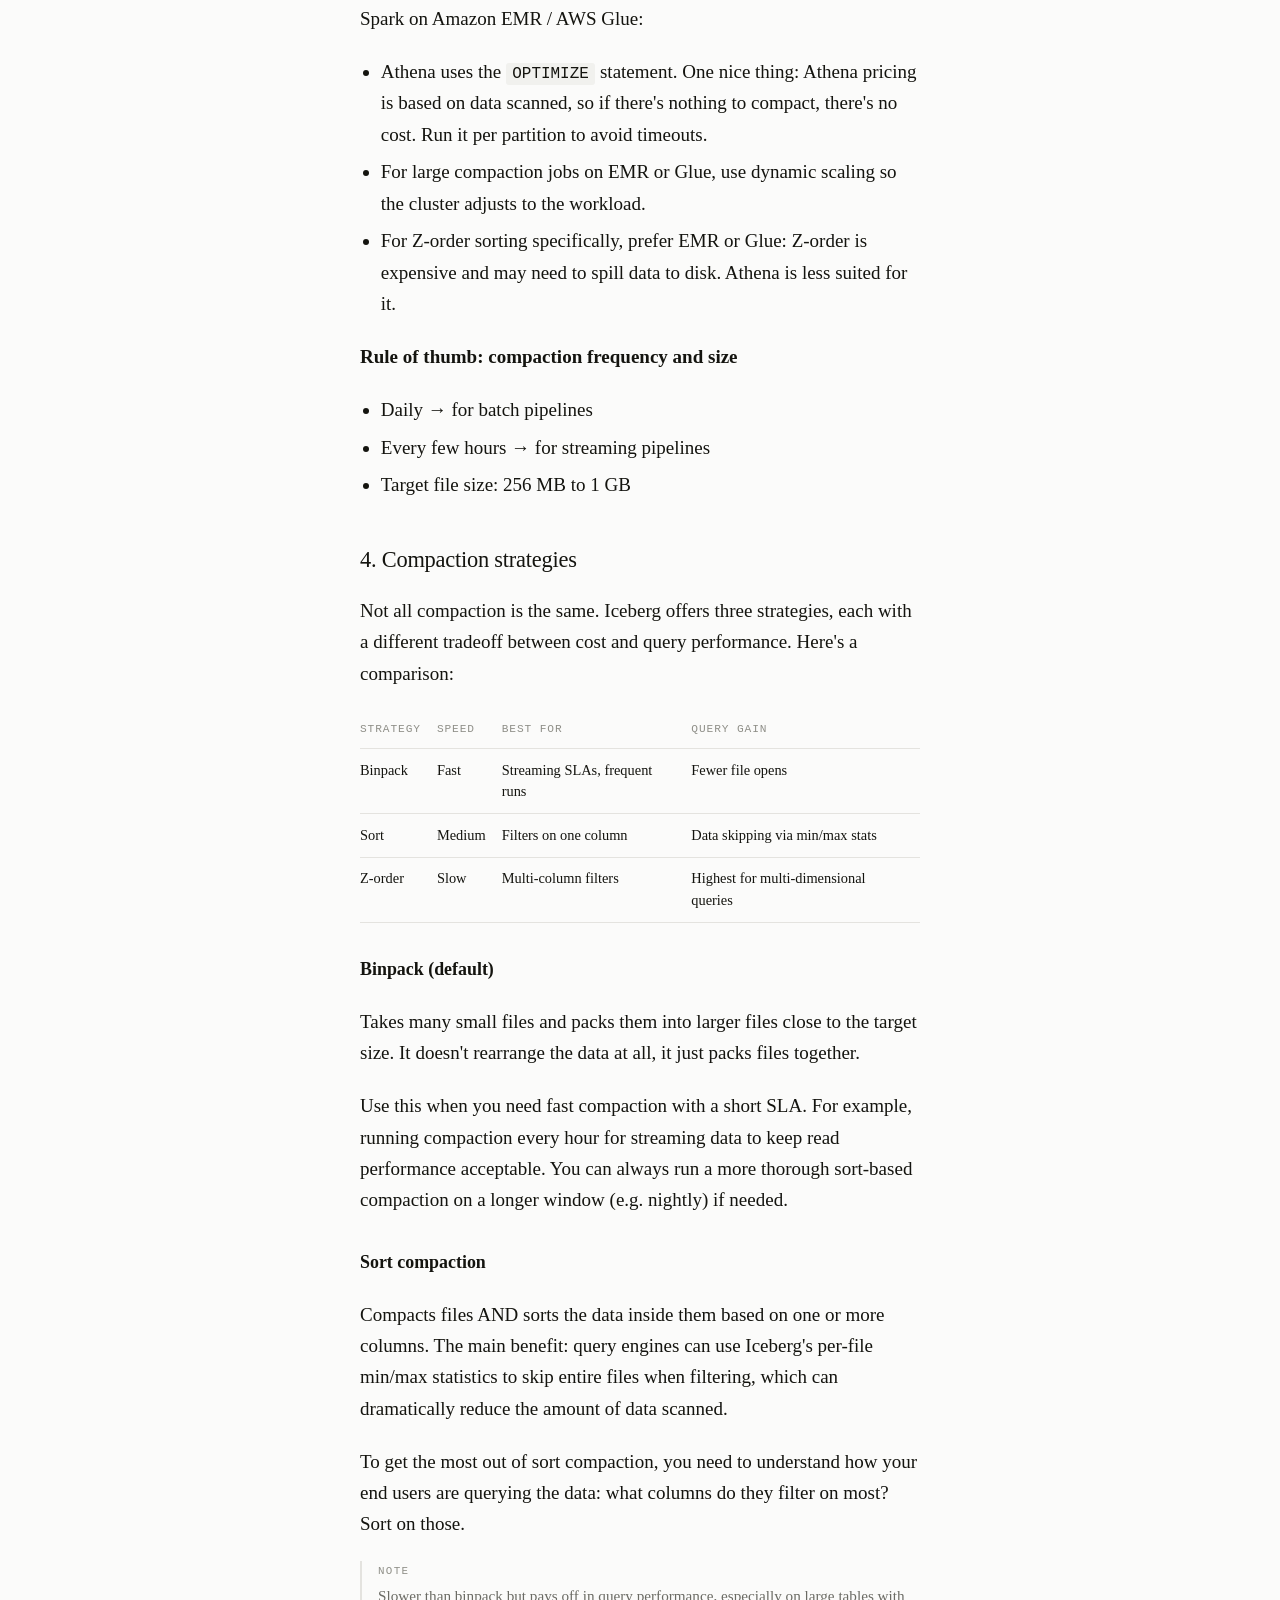
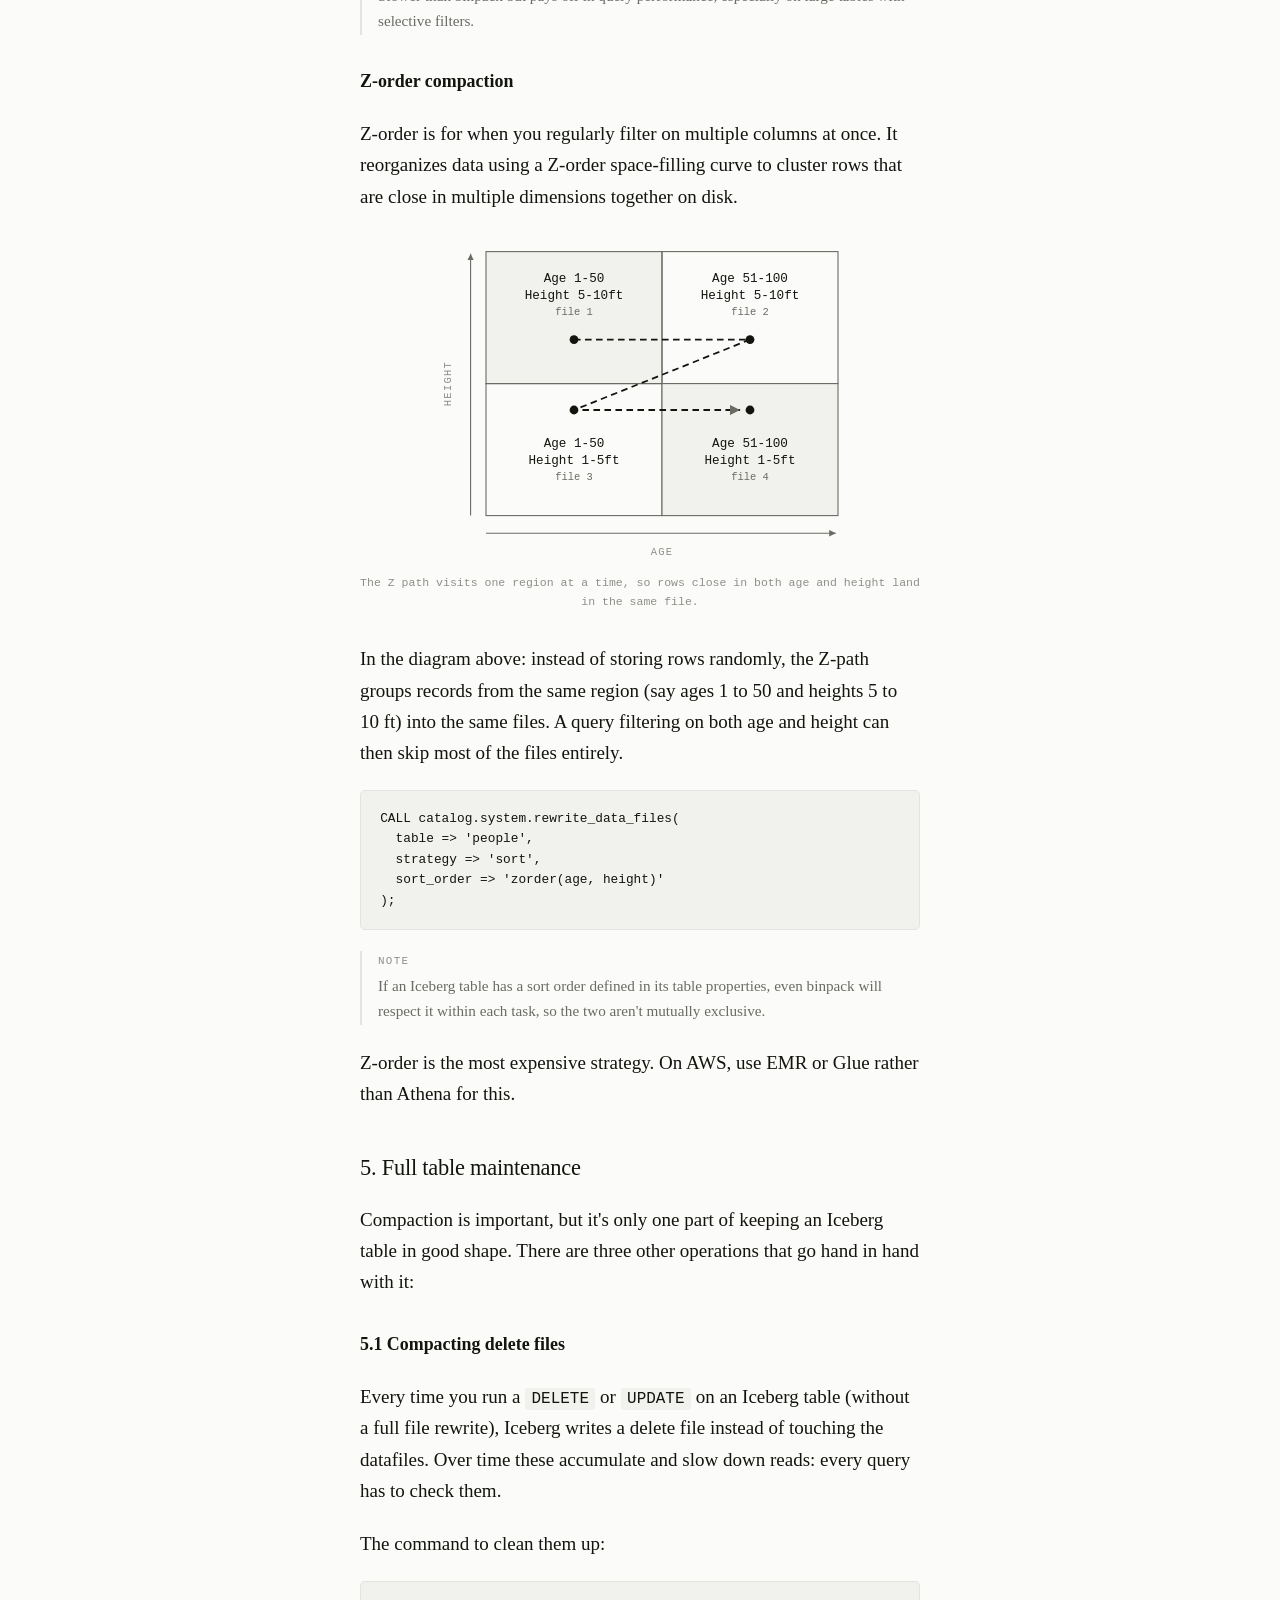
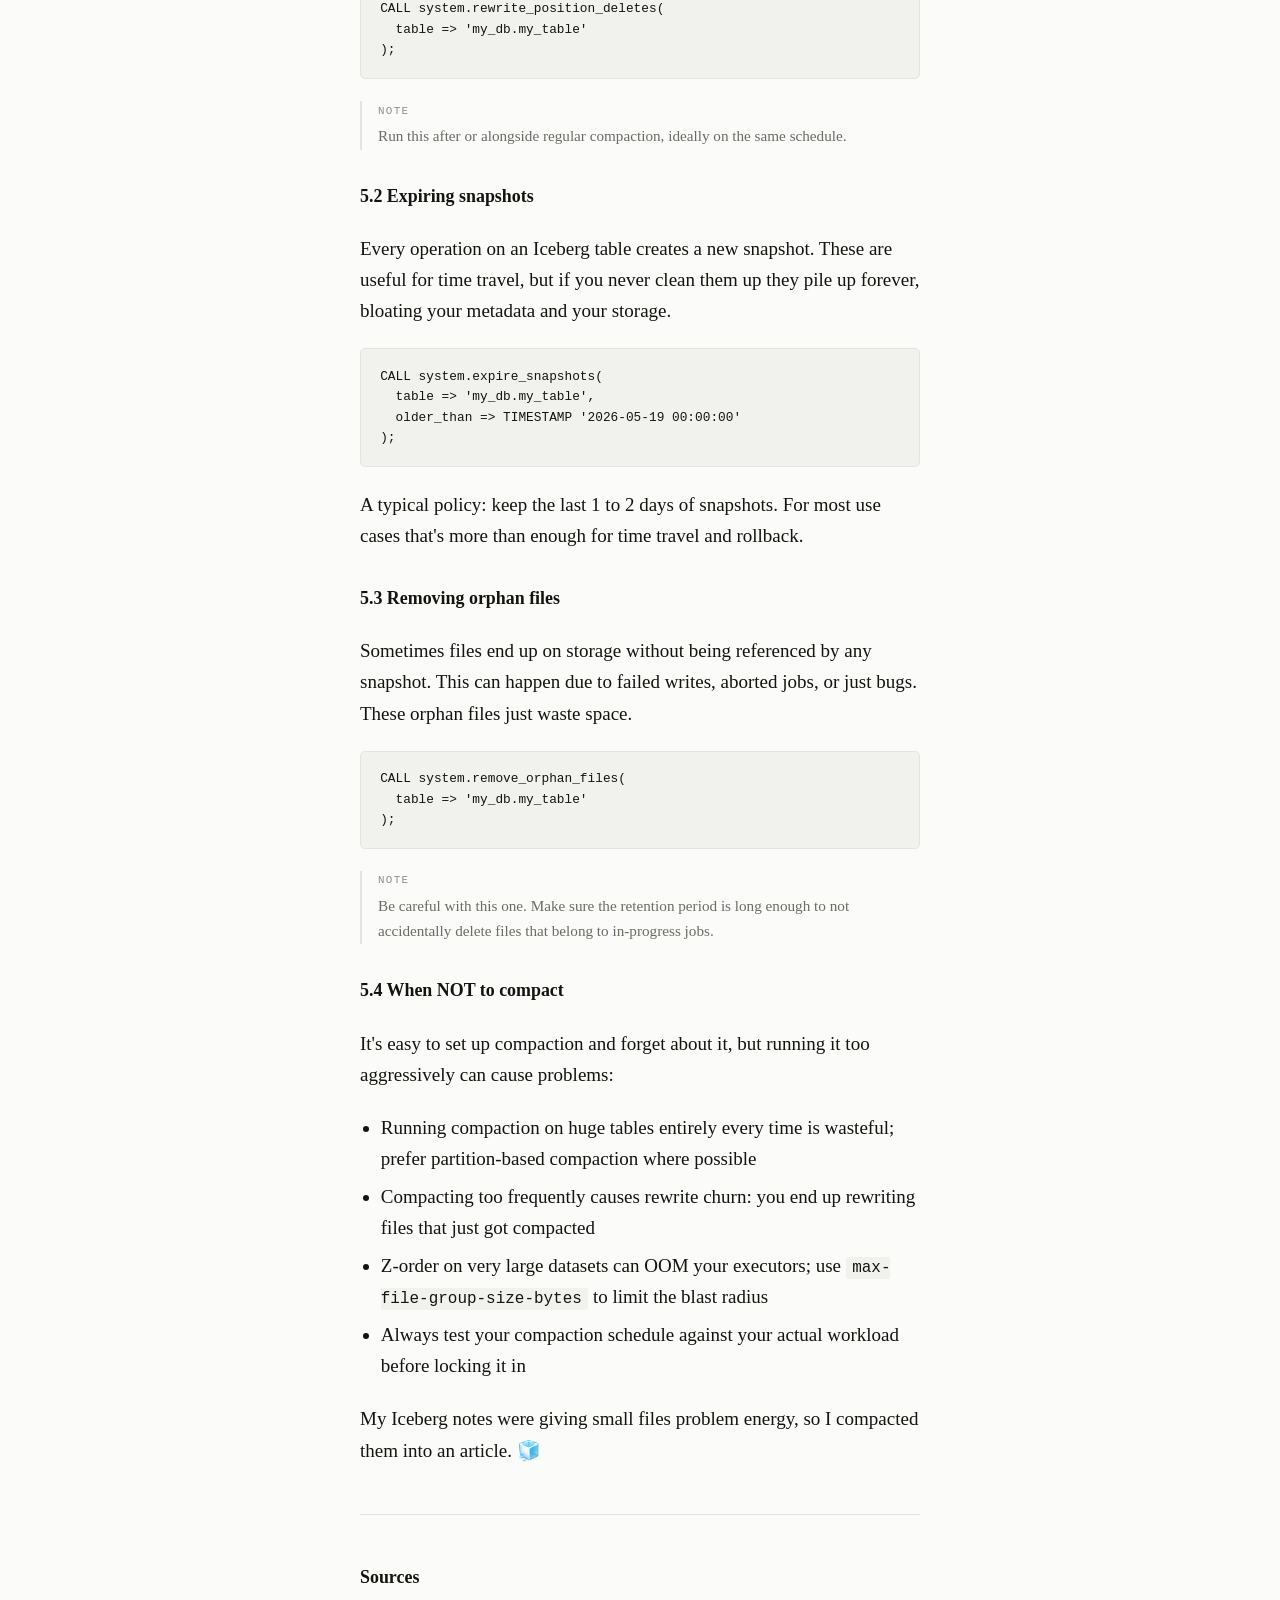
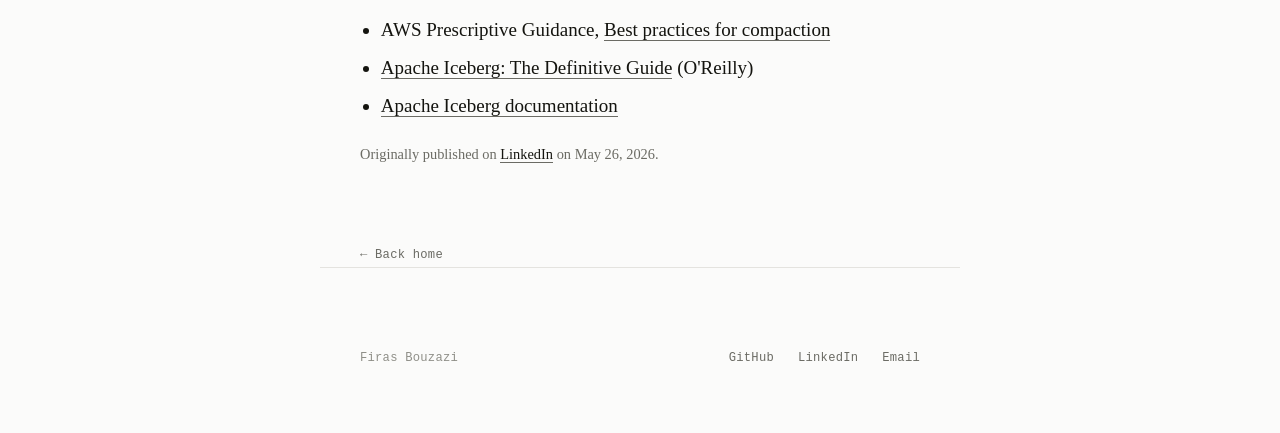
<file: posts/apache-iceberg-compaction-in-practice.html>
<!DOCTYPE html>
<html lang="en">
<head>
<meta charset="UTF-8">
<meta name="viewport" content="width=device-width, initial-scale=1.0">
<title>Apache Iceberg compaction in practice · Firas Bouzazi</title>
<meta name="description" content="How Iceberg is organized, why small files hurt, how to run compaction with Spark and on AWS, the three strategies, and the rest of table maintenance.">
<meta name="author" content="Firas Bouzazi">
<meta property="og:title" content="Apache Iceberg compaction in practice">
<meta property="og:description" content="A practical guide: architecture, compaction strategies, hands-on examples (AWS and Spark) and full table maintenance.">
<meta property="og:type" content="article">
<meta property="og:url" content="https://firasbouzazi.github.io/posts/apache-iceberg-compaction-in-practice.html">
<link rel="icon" href="data:image/svg+xml,<svg xmlns='http://www.w3.org/2000/svg' viewBox='0 0 100 100'><text y='.9em' font-size='90' font-family='monospace'>·</text></svg>">
<script>
  (function () {
    try {
      var t = localStorage.getItem("theme");
      if (t === "light" || t === "dark") document.documentElement.setAttribute("data-theme", t);
    } catch (e) {}
  })();
</script>
<link rel="stylesheet" href="../style.css">
</head>
<body>

<header class="site-head">
  <a class="home" href="/">firas bouzazi</a>
  <button class="theme-toggle" type="button" aria-label="Toggle color theme">theme</button>
</header>

<main class="wrap">
  <article class="post">

    <header class="post-head">
      <p class="meta">2026-05-26</p>
      <h1>Apache Iceberg compaction in practice</h1>
      <p class="dek">A practical guide: architecture, compaction strategies, hands-on examples (AWS and Spark) and full table maintenance.</p>
    </header>

    <div class="prose">
      <p>This article assumes you've heard of Apache Iceberg and maybe played with it a little, but compaction still feels like a black box. These are my notes from going deep on it: how it works, how to run it, and how to not shoot yourself in the foot.</p>

      <h2>1. Reminder of Apache Iceberg architecture</h2>

      <p>Before talking about compaction, let's do a quick recap of how Iceberg organizes things under the hood. It will help make sense of why compaction even matters.</p>

      <figure class="diagram">
          <svg viewBox="0 0 400 410" role="img" aria-labelledby="arch-title">
          <title id="arch-title">Iceberg architecture: the catalog points to the current metadata file. Metadata files point to manifest lists, one per snapshot. Manifest lists point to manifest files, and manifest files point to the data files.</title>
          <defs><marker id="arch-ah" viewBox="0 0 10 10" refX="10" refY="5" markerWidth="6" markerHeight="6" orient="auto"><path class="ah" d="M0 0 L10 5 L0 10 z"/></marker></defs>
          <rect class="group" x="6" y="66" width="388" height="220" rx="4"/>
          <text class="group-title" x="16" y="82">METADATA LAYER</text>
          <rect class="group" x="6" y="302" width="388" height="100" rx="4"/>
          <text class="group-title" x="16" y="394">DATA LAYER</text>
          <rect class="box strong" x="120" y="8" width="160" height="38" rx="3"/>
          <text class="label" x="200" y="27"><tspan x="200" dy="-0.6em">catalog</tspan><tspan class="label sm" x="200" dy="1.25em">points to current metadata</tspan></text>
          <rect class="box" x="50" y="94" width="120" height="38" rx="3"/>
          <text class="label" x="110" y="113"><tspan x="110" dy="-0.6em">metadata file</tspan><tspan class="label" x="110" dy="1.25em">[s0]</tspan></text>
          <rect class="box" x="230" y="94" width="120" height="38" rx="3"/>
          <text class="label" x="290" y="113"><tspan x="290" dy="-0.6em">metadata file</tspan><tspan class="label" x="290" dy="1.25em">[s0, s1]</tspan></text>
          <rect class="box" x="70" y="164" width="120" height="34" rx="3"/>
          <text class="label" x="130" y="181"><tspan x="130" dy="-0.6em">manifest list</tspan><tspan class="label sm" x="130" dy="1.25em">snapshot s0</tspan></text>
          <rect class="box" x="250" y="164" width="120" height="34" rx="3"/>
          <text class="label" x="310" y="181"><tspan x="310" dy="-0.6em">manifest list</tspan><tspan class="label sm" x="310" dy="1.25em">snapshot s1</tspan></text>
          <rect class="box" x="28" y="236" width="104" height="34" rx="3"/>
          <text class="label" x="80" y="253">manifest file</text>
          <rect class="box" x="148" y="236" width="104" height="34" rx="3"/>
          <text class="label" x="200" y="253">manifest file</text>
          <rect class="box" x="268" y="236" width="104" height="34" rx="3"/>
          <text class="label" x="320" y="253">manifest file</text>
          <rect class="box auto" x="28" y="316" width="104" height="34" rx="3"/>
          <text class="label" x="80" y="333">data files</text>
          <rect class="box auto" x="148" y="316" width="104" height="34" rx="3"/>
          <text class="label" x="200" y="333">data files</text>
          <rect class="box auto" x="268" y="316" width="104" height="34" rx="3"/>
          <text class="label" x="320" y="333">data files</text>
          <path class="edge" d="M235 46 L280 94" marker-end="url(#arch-ah)"/>
          <path class="edge" d="M110 132 L125 164" marker-end="url(#arch-ah)"/>
          <path class="edge" d="M270 132 L165 164" marker-end="url(#arch-ah)"/>
          <path class="edge" d="M300 132 L310 164" marker-end="url(#arch-ah)"/>
          <path class="edge" d="M110 198 L85 236" marker-end="url(#arch-ah)"/>
          <path class="edge" d="M150 198 L195 236" marker-end="url(#arch-ah)"/>
          <path class="edge" d="M310 198 L318 236" marker-end="url(#arch-ah)"/>
          <path class="edge" d="M80 270 L80 316" marker-end="url(#arch-ah)"/>
          <path class="edge" d="M200 270 L200 316" marker-end="url(#arch-ah)"/>
          <path class="edge" d="M320 270 L320 316" marker-end="url(#arch-ah)"/>
          </svg>
        <figcaption>How a query finds its data: catalog, metadata, manifests, data files.</figcaption>
      </figure>

      <h3>Data layer</h3>

      <p>This is where the actual data lives. It's made of datafiles that store the rows themselves (Parquet, ORC, Avro…). Those files are the leaves of the tree.</p>

      <p>There's also another type of file here: delete files. They don't store data, they track which records of existing datafiles have been deleted. Iceberg uses them to handle deletes efficiently without immediately rewriting the full datafile.</p>

      <h3>Metadata layer</h3>

      <p>This is the brain of the table. It's a three-level structure:</p>

      <ul>
        <li><strong>Manifest files:</strong> track a subset of the datafiles in the data layer, plus some extra stats per file (row counts, min/max values, etc.)</li>
        <li><strong>Manifest lists:</strong> a snapshot of the full table at a given point in time. Each snapshot maintains all the manifest files needed to reconstruct the table at that moment.</li>
        <li><strong>Metadata files:</strong> sit at the top. They track all the manifest lists (= all snapshots), and also store table-level info: table name, partition spec, schema history, etc.</li>
      </ul>

      <h3>The catalog</h3>

      <p>The catalog is basically the entry point. It holds a pointer to the current metadata file for each table. When you run a query, Iceberg goes to the catalog first, follows the pointer to the metadata file, walks down through the manifest list and manifest files, and finally reads the relevant datafiles.</p>

      <p>You can use several catalog implementations: Hive Metastore, AWS Glue, REST catalog, Nessie, and others.</p>

      <h2>2. Compaction</h2>

      <p>Compaction is one of the most important maintenance operations for keeping an Iceberg table healthy. In short: it reads a bunch of small files and merges them into fewer, larger files. You can also sort the data in the process, which we'll get to later.</p>

      <figure class="diagram">
          <svg viewBox="0 0 440 214" role="img" aria-labelledby="cmp-title">
          <title id="cmp-title">Before compaction: many small files between 1 and 32 MB. After rewrite_data_files: a few files of about 256 MB each.</title>
          <defs><marker id="cmp-ah" viewBox="0 0 10 10" refX="10" refY="5" markerWidth="6" markerHeight="6" orient="auto"><path class="ah" d="M0 0 L10 5 L0 10 z"/></marker></defs>
          <text class="lane-title" x="86" y="16">BEFORE</text>
          <text class="lane-title" x="355" y="16">AFTER</text>
          <rect class="box" x="8" y="30" width="41" height="41" rx="3"/>
          <text class="label xs" x="28" y="50">32MB</text>
          <rect class="box" x="54" y="42" width="17" height="17" rx="3"/>
          <rect class="box" x="76" y="37" width="27" height="27" rx="3"/>
          <text class="label xs" x="89" y="50">8MB</text>
          <rect class="box" x="108" y="40" width="22" height="22" rx="3"/>
          <rect class="box" x="134" y="36" width="30" height="30" rx="3"/>
          <text class="label xs" x="150" y="50">12MB</text>
          <rect class="box" x="6" y="78" width="33" height="33" rx="3"/>
          <text class="label xs" x="23" y="94">16MB</text>
          <rect class="box" x="44" y="77" width="35" height="35" rx="3"/>
          <text class="label xs" x="62" y="94">20MB</text>
          <rect class="box" x="84" y="86" width="17" height="17" rx="3"/>
          <rect class="box" x="106" y="86" width="17" height="17" rx="3"/>
          <rect class="box" x="128" y="76" width="37" height="37" rx="3"/>
          <text class="label xs" x="147" y="94">24MB</text>
          <rect class="box" x="2" y="118" width="40" height="40" rx="3"/>
          <text class="label xs" x="22" y="138">28MB</text>
          <rect class="box" x="48" y="125" width="27" height="27" rx="3"/>
          <text class="label xs" x="61" y="138">8MB</text>
          <rect class="box" x="80" y="118" width="41" height="41" rx="3"/>
          <text class="label xs" x="100" y="138">32MB</text>
          <rect class="box" x="126" y="130" width="17" height="17" rx="3"/>
          <rect class="box" x="148" y="128" width="22" height="22" rx="3"/>
          <rect class="box strong" x="277" y="30" width="74" height="74" rx="3"/>
          <text class="label" x="314" y="67">256MB</text>
          <rect class="box strong" x="359" y="30" width="74" height="74" rx="3"/>
          <text class="label" x="396" y="67">256MB</text>
          <rect class="box strong" x="277" y="112" width="74" height="74" rx="3"/>
          <text class="label" x="314" y="149">256MB</text>
          <rect class="box strong" x="359" y="112" width="74" height="74" rx="3"/>
          <text class="label" x="396" y="149">256MB</text>
          <path class="edge" d="M178 110 H262" marker-end="url(#cmp-ah)"/>
          <text class="label xs" x="220" y="90"><tspan x="220" dy="-0.6em">rewrite_</tspan><tspan x="220" dy="1.25em">data_files()</tspan></text>
          <text class="caption" x="86" y="206">many small files</text>
          <text class="caption" x="355" y="206">few files, same size</text>
          </svg>
        <figcaption>Compaction rewrites many small files into a few files near the target size.</figcaption>
      </figure>

      <h3>Why do we need it?</h3>

      <p>Imagine a table that has accumulated thousands of small datafiles. This is called the small files problem, and it causes real pain:</p>

      <ul>
        <li>Queries slow down significantly. Each time you run a query, Iceberg must open each file, read metadata, plan execution, then close it. 10,000 files = 10,000 open/read operations.</li>
        <li>More files means a bigger metadata footprint. More manifest entries = slower query planning.</li>
        <li>On managed services (AWS, GCP, Azure…), every file open is a storage request. More requests = higher cost.</li>
      </ul>

      <p>This happens more often than you'd think. Typical causes:</p>

      <ul>
        <li>Streaming writes with low throughput (Flink, Kafka consumers)</li>
        <li>Spark micro-batches writing frequently</li>
        <li>CDC event logging</li>
      </ul>

      <p>The fix: periodically run compaction to reshape your data into fewer, larger files.</p>

      <h2>3. Hands-on compaction with Spark</h2>

      <h3>3.1 Simple way: the SQL command</h3>

      <p>The easiest way to trigger compaction:</p>

<pre><code>CALL system.rewrite_data_files(
  table =&gt; &#x27;my_db.my_table&#x27;
);</code></pre>

      <p>This scans for small files and merges them. By default it targets the file size set in the table property <code>write.target-file-size-bytes</code>, which defaults to 512 MB.</p>

      <p>You can also pass parameters explicitly:</p>

<pre><code>CALL system.rewrite_data_files(
  table =&gt; &#x27;my_db.my_table&#x27;,
  options =&gt; map(
    &#x27;min-input-files&#x27;, &#x27;5&#x27;,
    &#x27;target-file-size-bytes&#x27;, &#x27;536870912&#x27;  -- 512MB
  )
);</code></pre>

      <p>Or compact only a specific partition, very useful for daily incremental pipelines:</p>

<pre><code>CALL system.rewrite_data_files(
  table =&gt; &#x27;my_db.my_table&#x27;,
  where =&gt; &#x27;event_date = DATE &quot;2026-05-20&quot;&#x27;
);</code></pre>

      <p class="tip">Compaction is heuristic-based, not perfect packing. You may still see files with slightly different sizes at the end, that's normal.</p>

      <h3>3.2 Using the DataFrame API</h3>

      <p>If you want to trigger compaction programmatically (useful inside an Airflow DAG or a cron maintenance script), you can just wrap the SQL call:</p>

<pre><code>spark.sql(&quot;&quot;&quot;
  CALL system.rewrite_data_files(
    table =&gt; &#x27;my_db.my_table&#x27;,
    options =&gt; map(
      &#x27;target-file-size-bytes&#x27;, &#x27;268435456&#x27;
    )
  )
&quot;&quot;&quot;)</code></pre>

      <h3>3.3 Sort and compact</h3>

      <p>You can also sort and compact at the same time, which gives you better query performance down the line (more on strategies in section 4):</p>

<pre><code>CALL system.rewrite_data_files(
  table =&gt; &#x27;my_db.my_table&#x27;,
  strategy =&gt; &#x27;sort&#x27;,
  sort_order =&gt; &#x27;event_time&#x27;
);</code></pre>

      <p>A typical Airflow setup might look like this, running on a 1-day or 1-week interval:</p>

<pre><code>def compact():
    spark.sql(&quot;&quot;&quot;
        CALL system.rewrite_data_files(
            table =&gt; &#x27;prod.events&#x27;,
            where =&gt; &#x27;event_date &gt;= current_date - INTERVAL 1 DAY&#x27;
        )
    &quot;&quot;&quot;)</code></pre>

      <h3>3.4 Advanced parameters</h3>

      <p>A few options worth knowing about:</p>

      <ul>
        <li><code>max-concurrent-file-group-rewrites</code>: ceiling on how many file groups to rewrite in parallel.</li>
        <li><code>max-file-group-size-bytes</code>: limits how much data is processed in one rewrite task. Useful to avoid OOM issues on large partitions. Iceberg splits the work into manageable groups.</li>
        <li><code>partial-progress-enabled</code>: allows Iceberg to commit results incrementally during compaction instead of waiting for the whole job to finish. Already-compacted groups become visible sooner, and if the job fails, you don't lose everything.</li>
        <li><code>partial-progress-max-commits</code>: controls how many intermediate commits Iceberg is allowed to make when partial progress is enabled.</li>
      </ul>

      <p>Without partial progress, compaction works like this:</p>

      <ol>
        <li>Read many small files</li>
        <li>Rewrite them</li>
        <li>Commit everything at once at the end</li>
      </ol>

      <p>The problem: if the job is very large, a failure means losing ALL progress. When Airflow retries the task, Iceberg re-scans the table, skips already-compacted data, and only processes the remaining small files. Partial progress makes this much more robust.</p>

      <p class="tip">Running compaction too often can be a waste of compute and cause rewrite churn. Don't forget delete files either; see section 5 on full table maintenance.</p>

      <h3>3.5 AWS: Athena, EMR, Glue</h3>

      <p>On AWS you can run compaction through Amazon Athena, or using Spark on Amazon EMR / AWS Glue:</p>

      <ul>
        <li>Athena uses the <code>OPTIMIZE</code> statement. One nice thing: Athena pricing is based on data scanned, so if there's nothing to compact, there's no cost. Run it per partition to avoid timeouts.</li>
        <li>For large compaction jobs on EMR or Glue, use dynamic scaling so the cluster adjusts to the workload.</li>
        <li>For Z-order sorting specifically, prefer EMR or Glue: Z-order is expensive and may need to spill data to disk. Athena is less suited for it.</li>
      </ul>

      <p><strong>Rule of thumb: compaction frequency and size</strong></p>

      <ul>
        <li>Daily → for batch pipelines</li>
        <li>Every few hours → for streaming pipelines</li>
        <li>Target file size: 256 MB to 1 GB</li>
      </ul>

      <h2>4. Compaction strategies</h2>

      <p>Not all compaction is the same. Iceberg offers three strategies, each with a different tradeoff between cost and query performance. Here's a comparison:</p>

      <div class="table-wrap">
        <table>
          <thead>
            <tr><th>Strategy</th><th>Speed</th><th>Best for</th><th>Query gain</th></tr>
          </thead>
          <tbody>
            <tr><td>Binpack</td><td>Fast</td><td>Streaming SLAs, frequent runs</td><td>Fewer file opens</td></tr>
            <tr><td>Sort</td><td>Medium</td><td>Filters on one column</td><td>Data skipping via min/max stats</td></tr>
            <tr><td>Z-order</td><td>Slow</td><td>Multi-column filters</td><td>Highest for multi-dimensional queries</td></tr>
          </tbody>
        </table>
      </div>

      <h3>Binpack (default)</h3>

      <p>Takes many small files and packs them into larger files close to the target size. It doesn't rearrange the data at all, it just packs files together.</p>

      <p>Use this when you need fast compaction with a short SLA. For example, running compaction every hour for streaming data to keep read performance acceptable. You can always run a more thorough sort-based compaction on a longer window (e.g. nightly) if needed.</p>

      <h3>Sort compaction</h3>

      <p>Compacts files AND sorts the data inside them based on one or more columns. The main benefit: query engines can use Iceberg's per-file min/max statistics to skip entire files when filtering, which can dramatically reduce the amount of data scanned.</p>

      <p>To get the most out of sort compaction, you need to understand how your end users are querying the data: what columns do they filter on most? Sort on those.</p>

      <p class="tip">Slower than binpack but pays off in query performance, especially on large tables with selective filters.</p>

      <h3>Z-order compaction</h3>

      <p>Z-order is for when you regularly filter on multiple columns at once. It reorganizes data using a Z-order space-filling curve to cluster rows that are close in multiple dimensions together on disk.</p>

      <figure class="diagram">
          <svg viewBox="0 0 400 300" role="img" aria-labelledby="z-title">
          <title id="z-title">Z-order over age and height. The Z path visits one region at a time: young and tall, old and tall, young and short, old and short. Rows in the same region go into the same file.</title>
          <defs><marker id="z-ah" viewBox="0 0 10 10" refX="10" refY="5" markerWidth="6" markerHeight="6" orient="auto"><path class="ah" d="M0 0 L10 5 L0 10 z"/></marker></defs>
          <rect class="cell alt" x="60" y="16" width="160" height="120"/>
          <rect class="cell" x="220" y="16" width="160" height="120"/>
          <rect class="cell" x="60" y="136" width="160" height="120"/>
          <rect class="cell alt" x="220" y="136" width="160" height="120"/>
          <path class="edge" d="M46 256 V18" marker-end="url(#z-ah)"/>
          <path class="edge" d="M60 272 H378" marker-end="url(#z-ah)"/>
          <text class="lane-title" x="0" y="0" transform="translate(28 136) rotate(-90)">HEIGHT</text>
          <text class="lane-title" x="220" y="292">AGE</text>
          <text class="label" x="140" y="40">Age 1-50</text>
          <text class="label" x="140" y="56">Height 5-10ft</text>
          <text class="label sm" x="140" y="71">file 1</text>
          <text class="label" x="300" y="40">Age 51-100</text>
          <text class="label" x="300" y="56">Height 5-10ft</text>
          <text class="label sm" x="300" y="71">file 2</text>
          <text class="label" x="140" y="190">Age 1-50</text>
          <text class="label" x="140" y="206">Height 1-5ft</text>
          <text class="label sm" x="140" y="221">file 3</text>
          <text class="label" x="300" y="190">Age 51-100</text>
          <text class="label" x="300" y="206">Height 1-5ft</text>
          <text class="label sm" x="300" y="221">file 4</text>
          <path class="zpath" d="M140 96 H300 L140 160 H291" marker-end="url(#z-ah)"/>
          <circle class="zdot" cx="140" cy="96" r="4"/>
          <circle class="zdot" cx="300" cy="96" r="4"/>
          <circle class="zdot" cx="140" cy="160" r="4"/>
          <circle class="zdot" cx="300" cy="160" r="4"/>
          </svg>
        <figcaption>The Z path visits one region at a time, so rows close in both age and height land in the same file.</figcaption>
      </figure>

      <p>In the diagram above: instead of storing rows randomly, the Z-path groups records from the same region (say ages 1 to 50 and heights 5 to 10 ft) into the same files. A query filtering on both age and height can then skip most of the files entirely.</p>

<pre><code>CALL catalog.system.rewrite_data_files(
  table =&gt; &#x27;people&#x27;,
  strategy =&gt; &#x27;sort&#x27;,
  sort_order =&gt; &#x27;zorder(age, height)&#x27;
);</code></pre>

      <p class="tip">If an Iceberg table has a sort order defined in its table properties, even binpack will respect it within each task, so the two aren't mutually exclusive.</p>

      <p>Z-order is the most expensive strategy. On AWS, use EMR or Glue rather than Athena for this.</p>

      <h2>5. Full table maintenance</h2>

      <p>Compaction is important, but it's only one part of keeping an Iceberg table in good shape. There are three other operations that go hand in hand with it:</p>

      <h3>5.1 Compacting delete files</h3>

      <p>Every time you run a <code>DELETE</code> or <code>UPDATE</code> on an Iceberg table (without a full file rewrite), Iceberg writes a delete file instead of touching the datafiles. Over time these accumulate and slow down reads: every query has to check them.</p>

      <p>The command to clean them up:</p>

<pre><code>CALL system.rewrite_position_deletes(
  table =&gt; &#x27;my_db.my_table&#x27;
);</code></pre>

      <p class="tip">Run this after or alongside regular compaction, ideally on the same schedule.</p>

      <h3>5.2 Expiring snapshots</h3>

      <p>Every operation on an Iceberg table creates a new snapshot. These are useful for time travel, but if you never clean them up they pile up forever, bloating your metadata and your storage.</p>

<pre><code>CALL system.expire_snapshots(
  table =&gt; &#x27;my_db.my_table&#x27;,
  older_than =&gt; TIMESTAMP &#x27;2026-05-19 00:00:00&#x27;
);</code></pre>

      <p>A typical policy: keep the last 1 to 2 days of snapshots. For most use cases that's more than enough for time travel and rollback.</p>

      <h3>5.3 Removing orphan files</h3>

      <p>Sometimes files end up on storage without being referenced by any snapshot. This can happen due to failed writes, aborted jobs, or just bugs. These orphan files just waste space.</p>

<pre><code>CALL system.remove_orphan_files(
  table =&gt; &#x27;my_db.my_table&#x27;
);</code></pre>

      <p class="tip">Be careful with this one. Make sure the retention period is long enough to not accidentally delete files that belong to in-progress jobs.</p>

      <h3>5.4 When NOT to compact</h3>

      <p>It's easy to set up compaction and forget about it, but running it too aggressively can cause problems:</p>

      <ul>
        <li>Running compaction on huge tables entirely every time is wasteful; prefer partition-based compaction where possible</li>
        <li>Compacting too frequently causes rewrite churn: you end up rewriting files that just got compacted</li>
        <li>Z-order on very large datasets can OOM your executors; use <code>max-file-group-size-bytes</code> to limit the blast radius</li>
        <li>Always test your compaction schedule against your actual workload before locking it in</li>
      </ul>

      <p>My Iceberg notes were giving small files problem energy, so I compacted them into an article. 🧊</p>

      <hr>

      <h3>Sources</h3>
      <ul>
        <li>AWS Prescriptive Guidance, <a href="https://docs.aws.amazon.com/prescriptive-guidance/latest/apache-iceberg-on-aws/best-practices-compaction.html">Best practices for compaction</a></li>
        <li><a href="https://www.oreilly.com/library/view/apache-iceberg-the/9781098148614/">Apache Iceberg: The Definitive Guide</a> (O'Reilly)</li>
        <li><a href="https://iceberg.apache.org/docs/latest/">Apache Iceberg documentation</a></li>
      </ul>

      <p class="origin">Originally published on <a href="https://www.linkedin.com/pulse/apache-iceberg-compaction-practice-strategies-tuning-firas-bouzazi-dpxcf/">LinkedIn</a> on May 26, 2026.</p>
    </div>

    <a class="back" href="/">Back home</a>

  </article>
</main>

<footer class="site-foot">
  <span>Firas Bouzazi</span>
  <span class="spacer"></span>
  <a href="https://github.com/firasbouzazi">GitHub</a>
  <a href="https://www.linkedin.com/in/firas-bouzazi/">LinkedIn</a>
  <a href="mailto:firas.bouzazi@imt-atlantique.net">Email</a>
</footer>

<script src="../theme.js"></script>
</body>
</html>
</file>
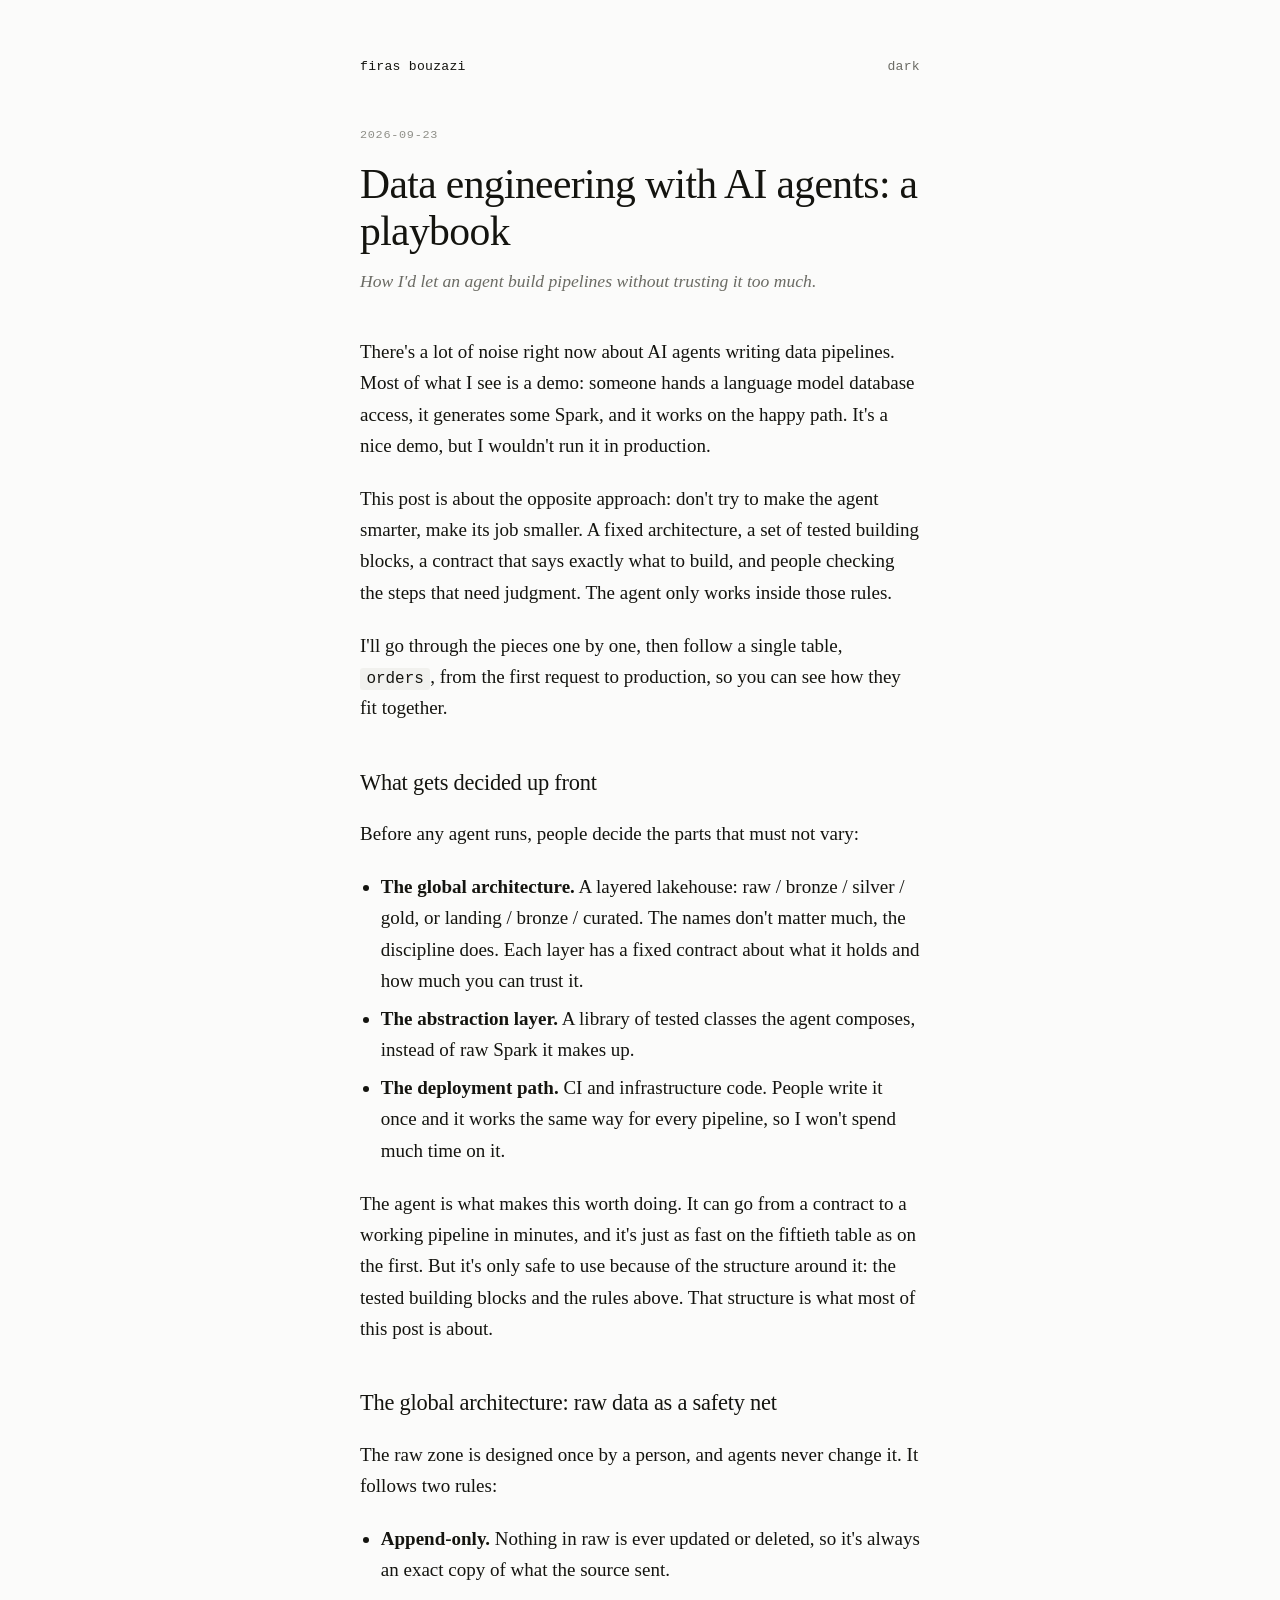
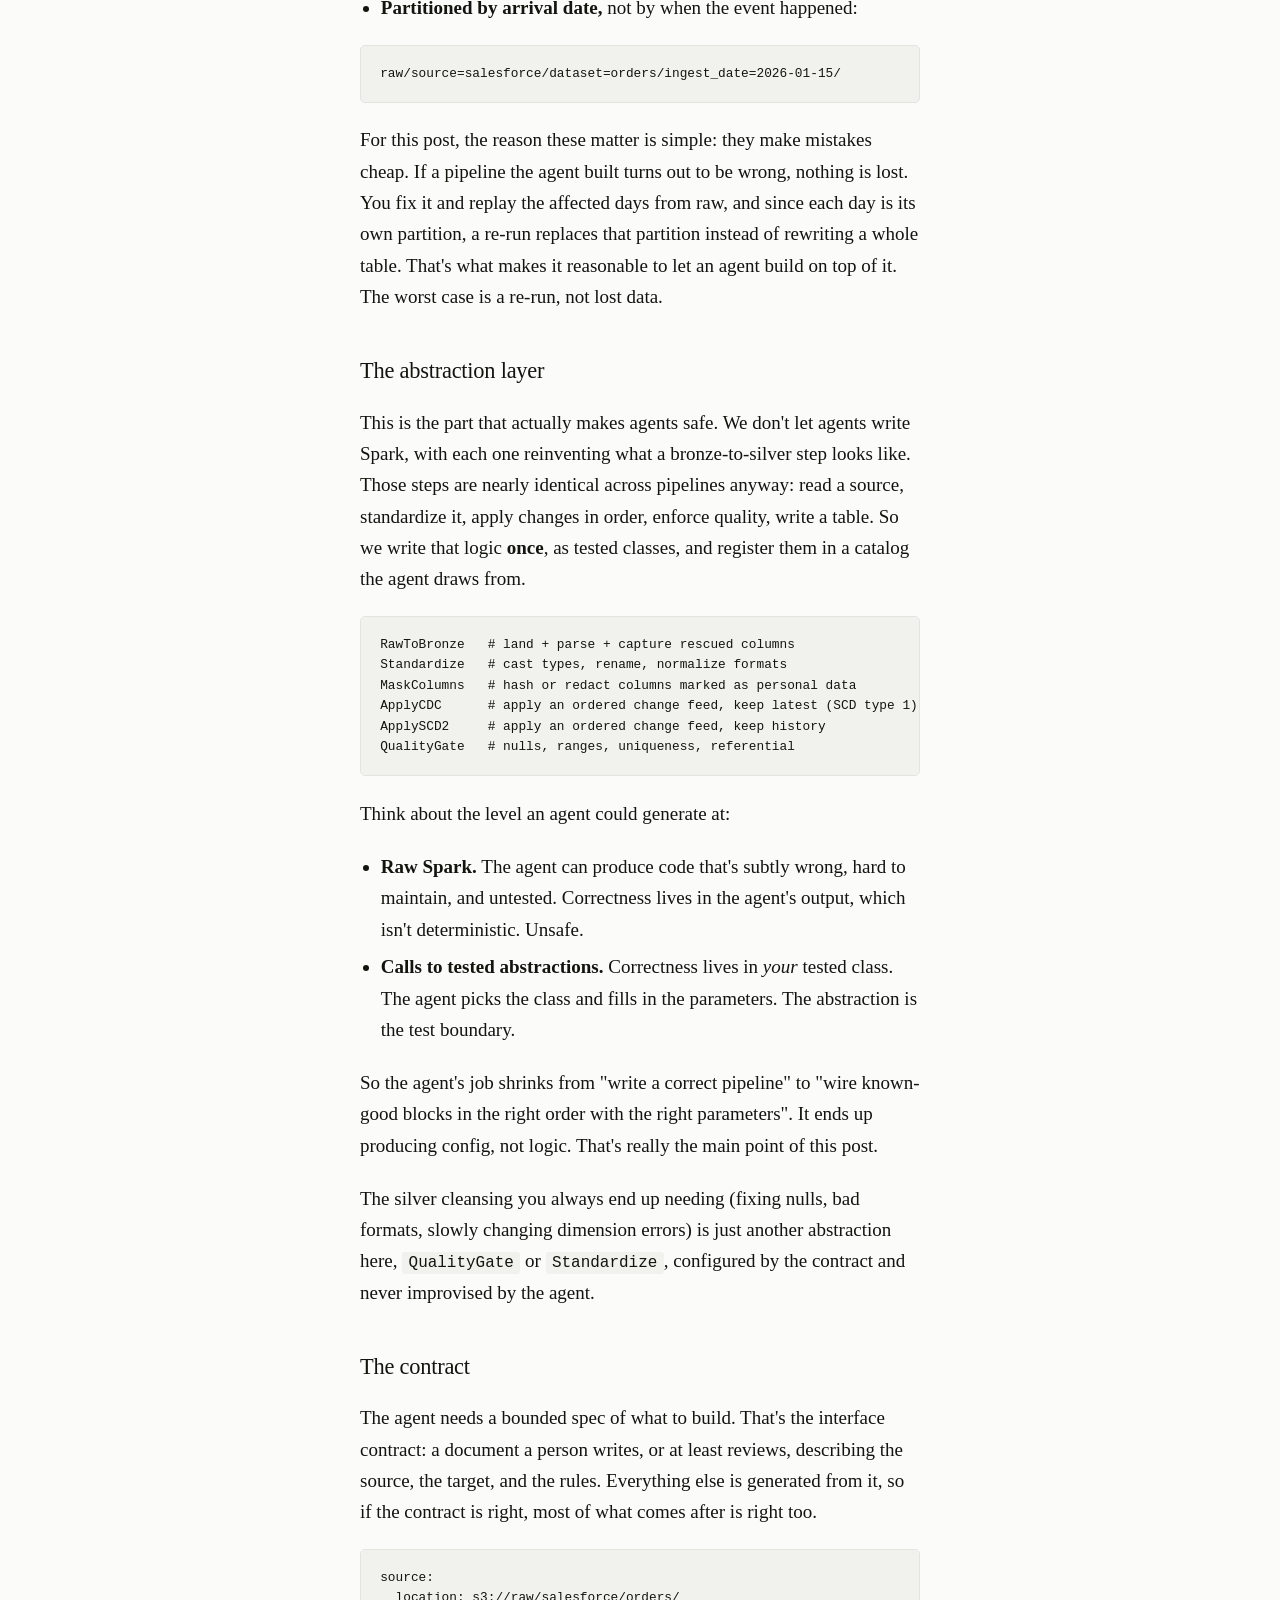
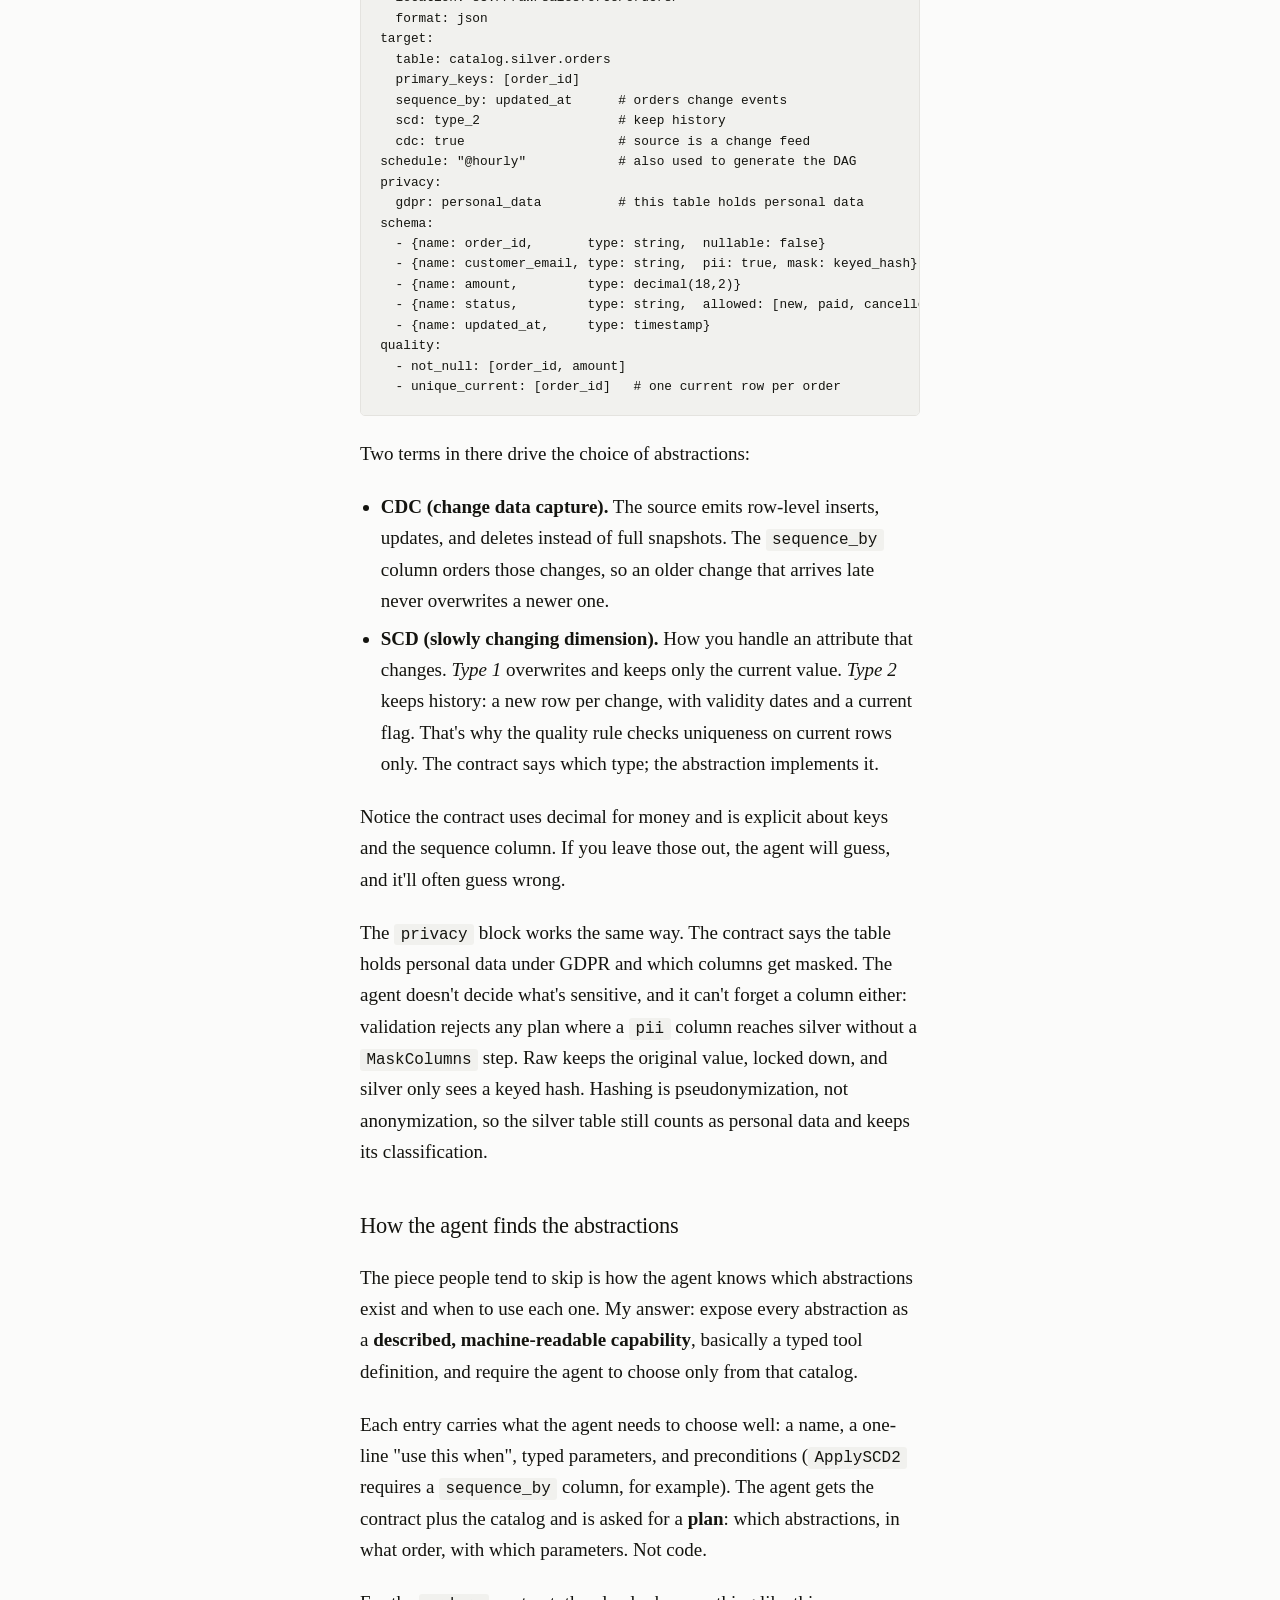
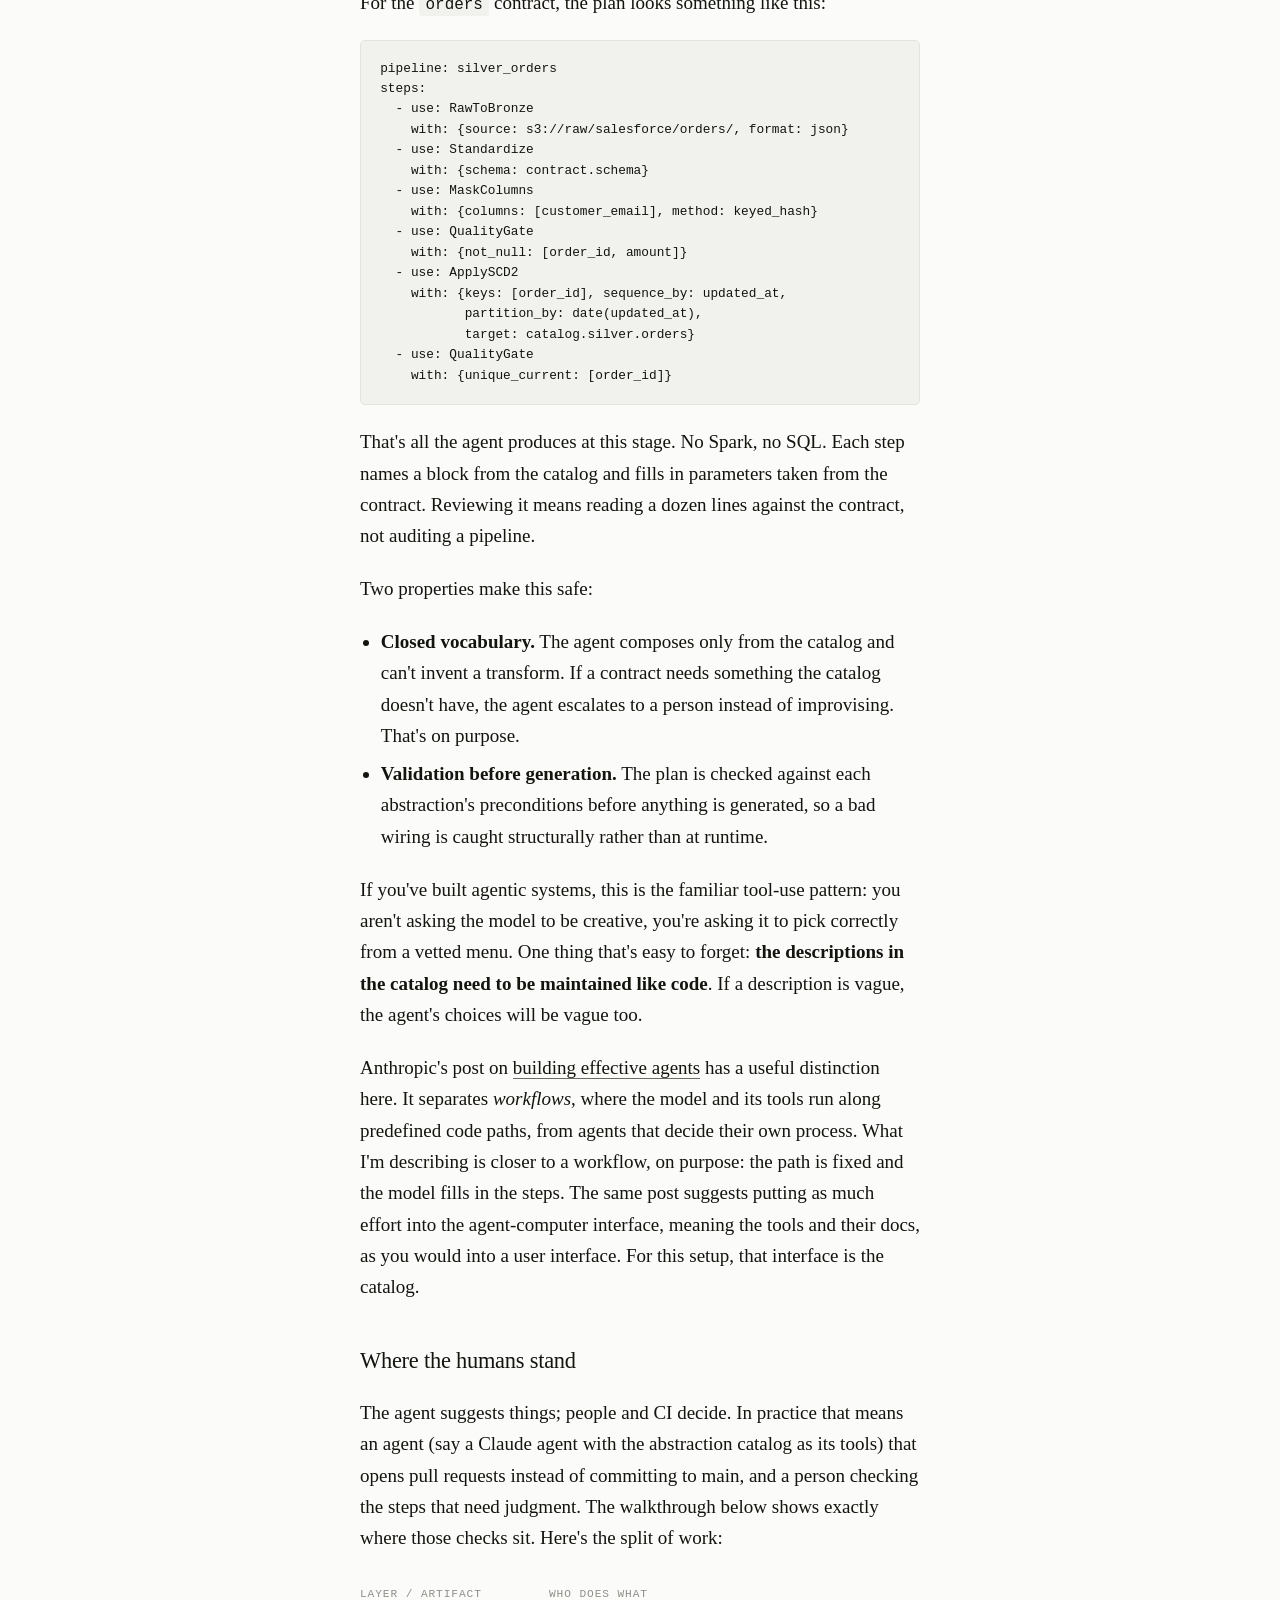
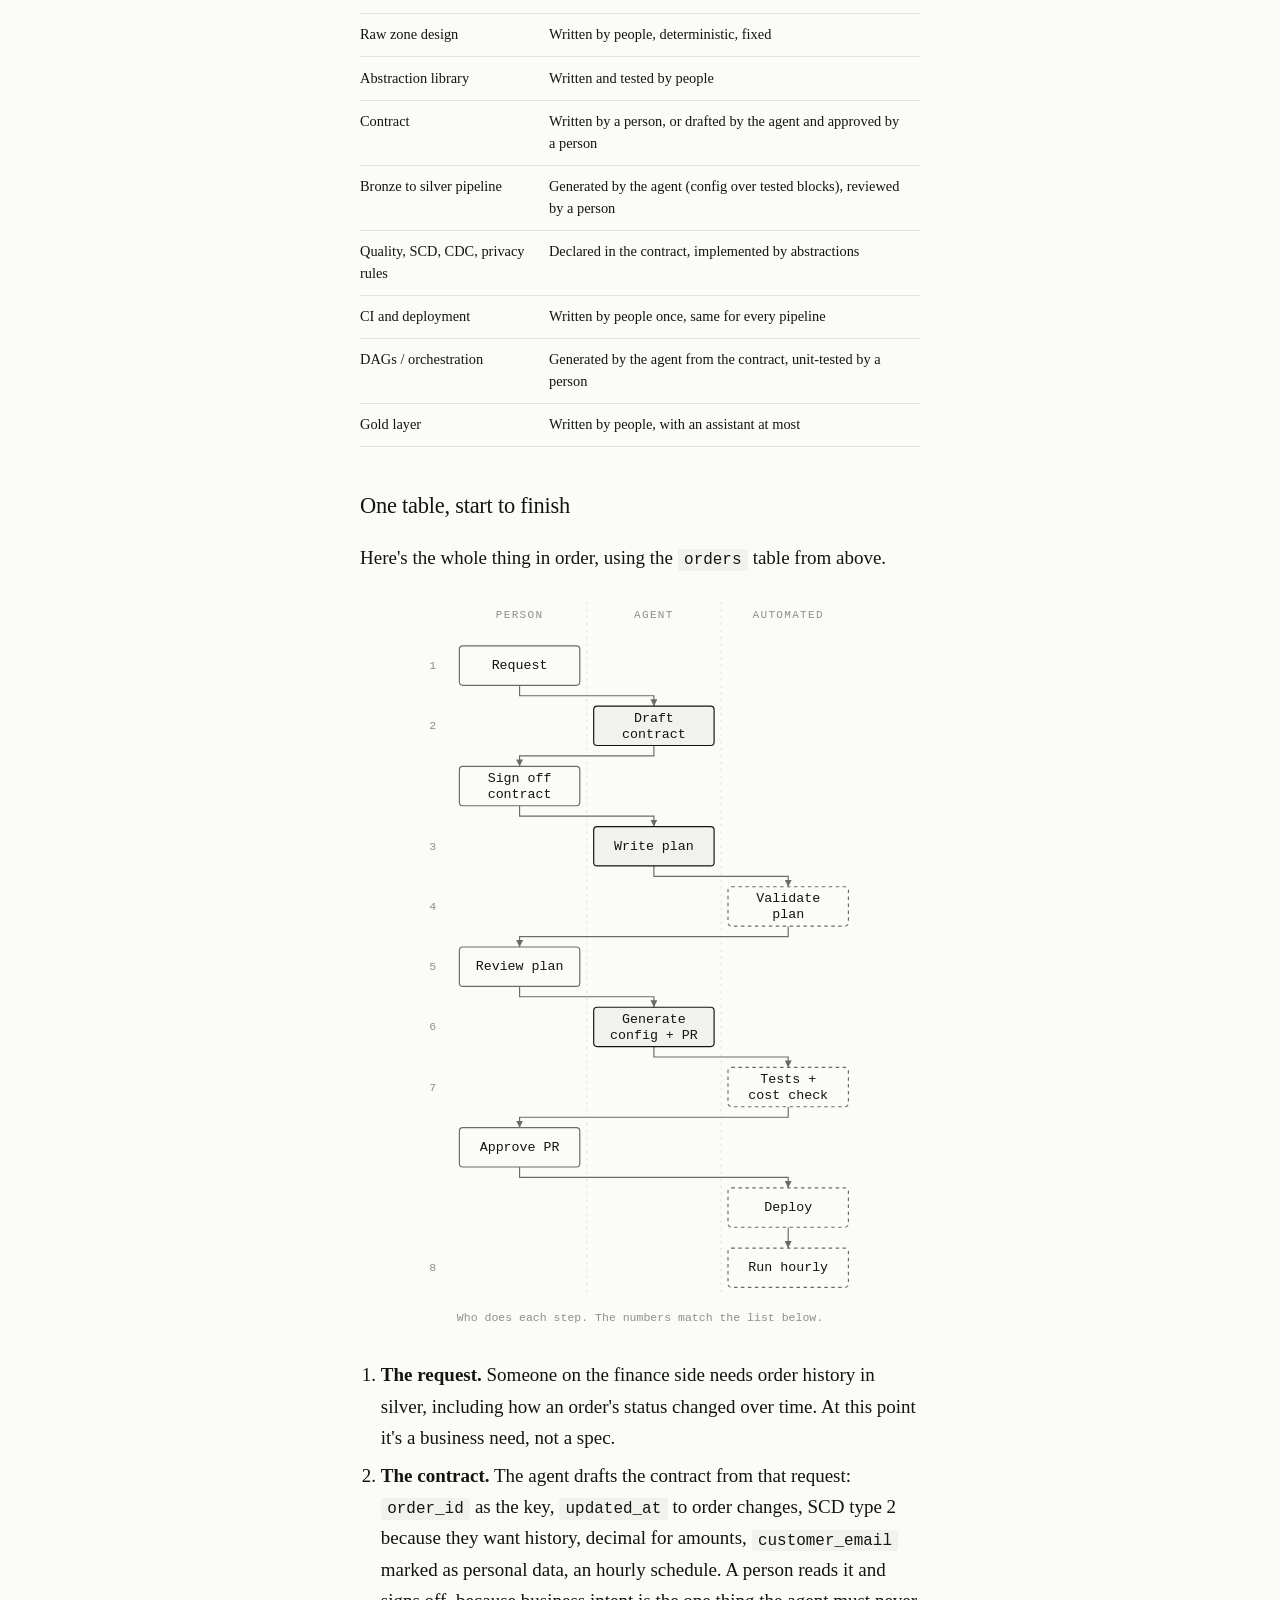
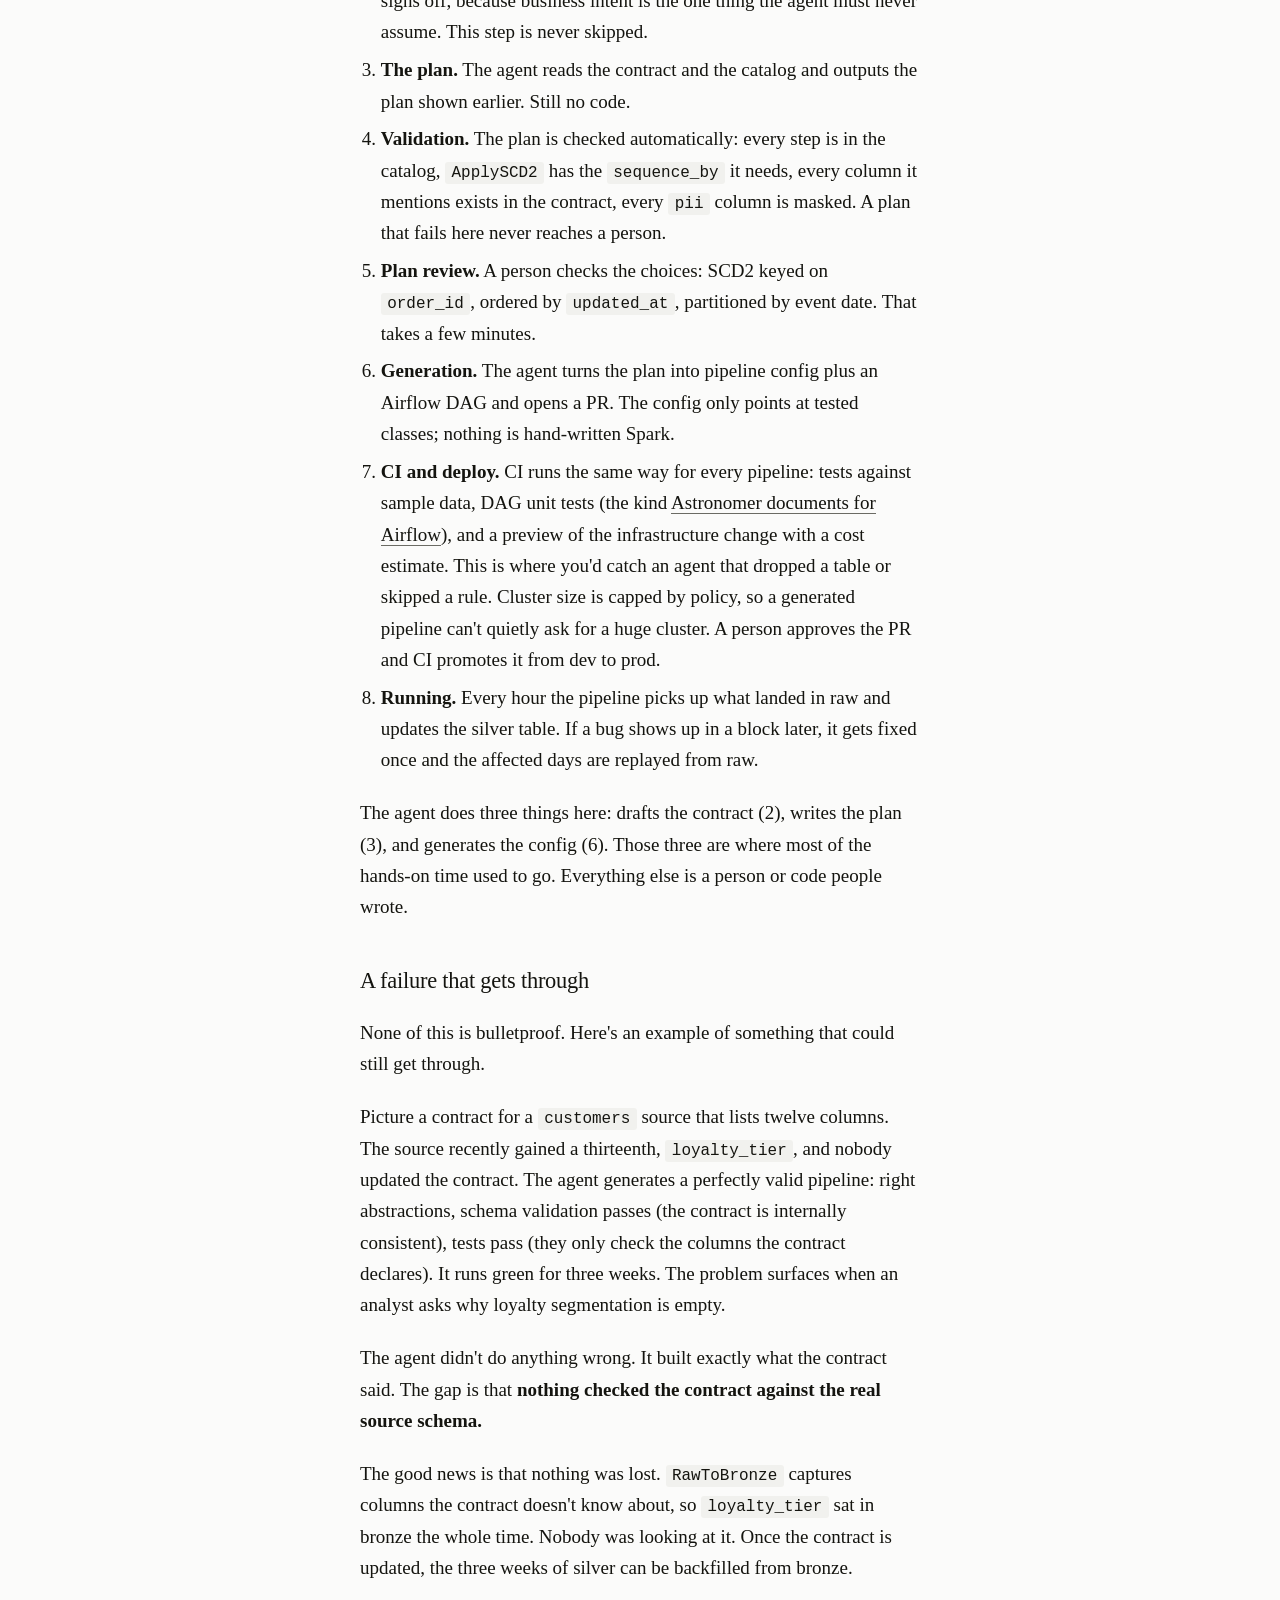
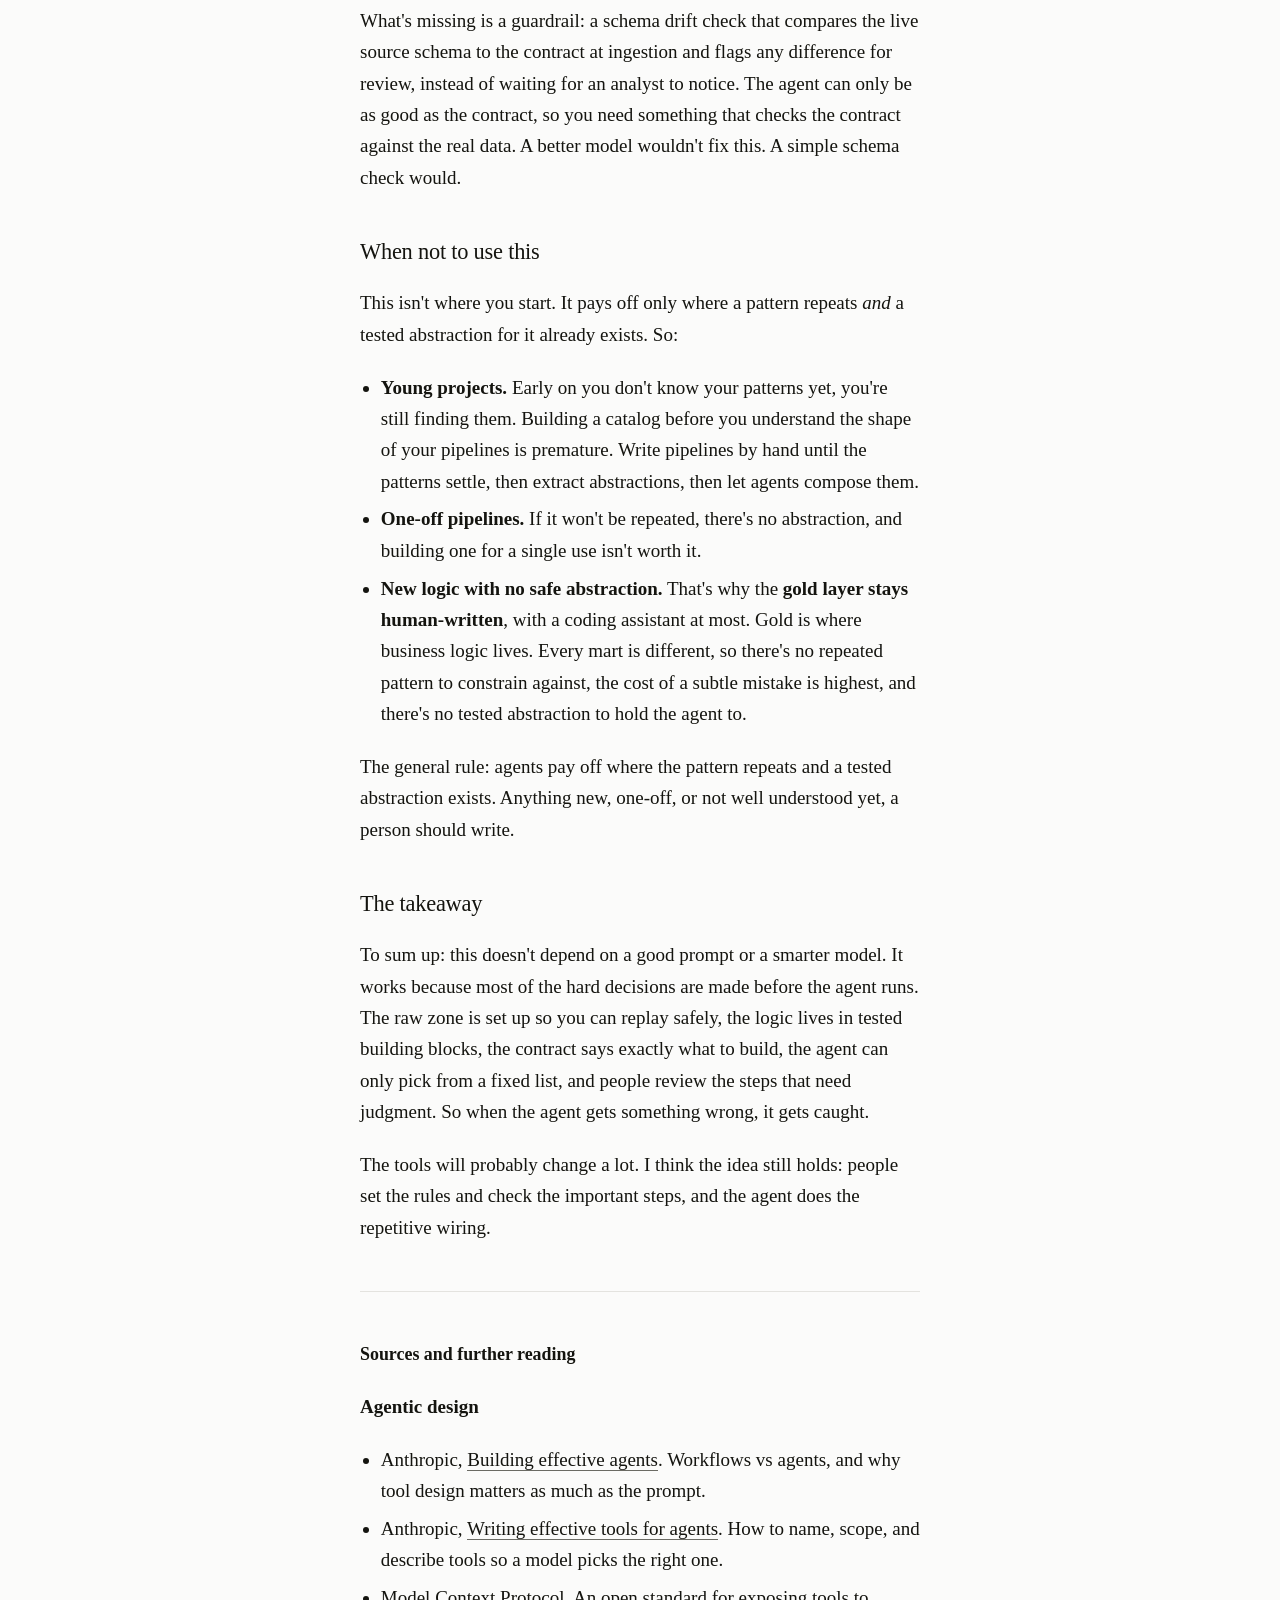
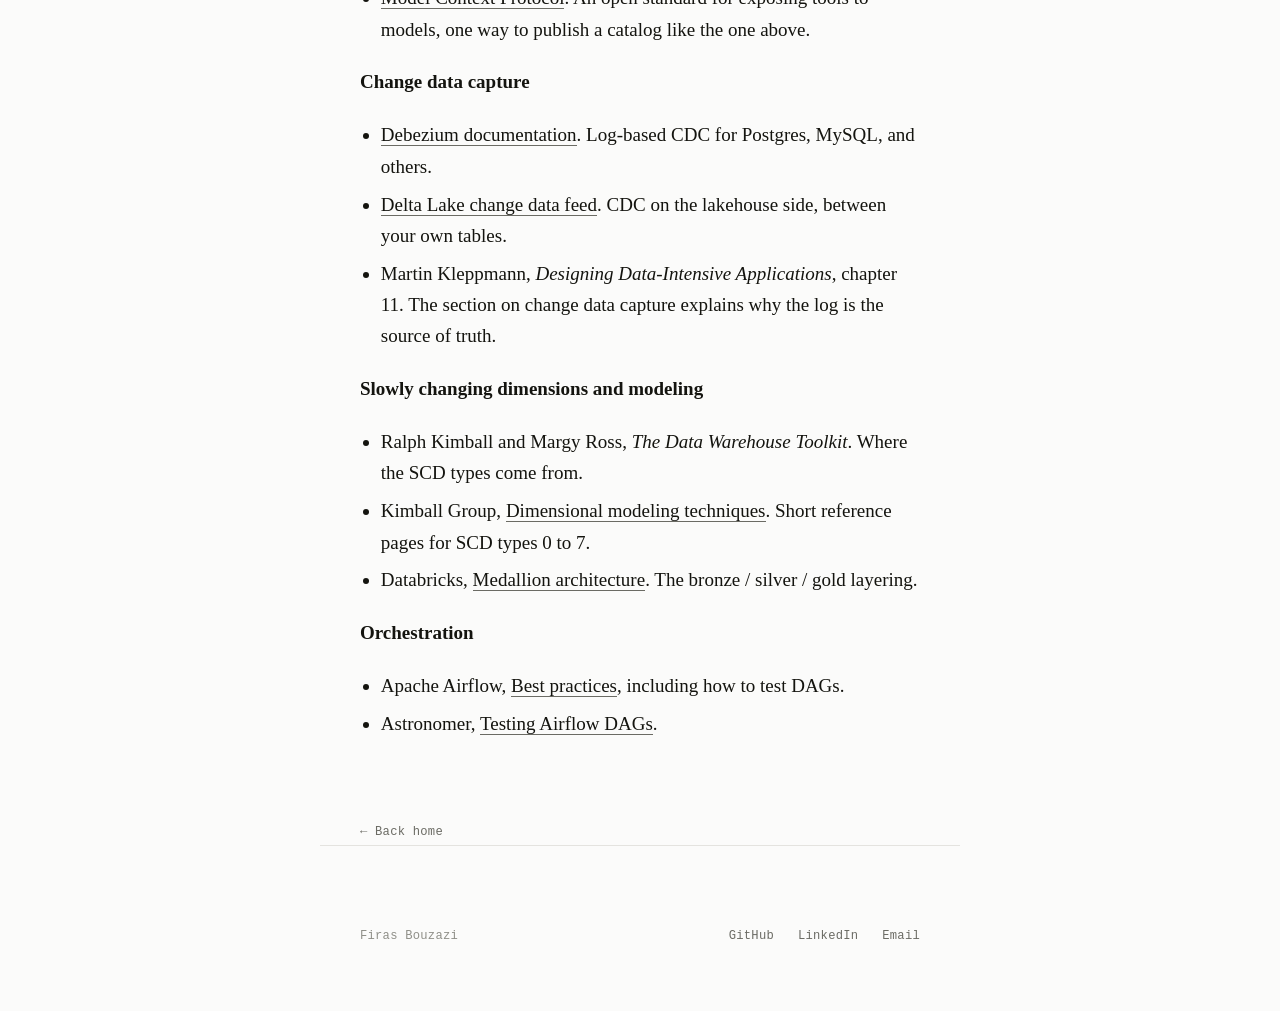
<file: posts/data-engineering-with-agents.html>
<!DOCTYPE html>
<html lang="en">
<head>
<meta charset="UTF-8">
<meta name="viewport" content="width=device-width, initial-scale=1.0">

<title>Data engineering with AI agents: a playbook · Firas Bouzazi</title>

<meta name="description" content="How I'd let AI agents build data pipelines without trusting them too much: tested building blocks, a contract, and people reviewing the important steps.">
<meta name="author" content="Firas Bouzazi">

<meta property="og:title" content="Data engineering with AI agents: a playbook">
<meta property="og:description" content="How I'd let AI agents build data pipelines without trusting them too much.">
<meta property="og:type" content="article">
<meta property="og:url" content="https://firasbouzazi.github.io/posts/data-engineering-with-agents.html">

<meta property="og:image" content="https://firasbouzazi.github.io/images/og-data-engineering-with-ai-agents.jpg">
<meta property="og:image:secure_url" content="https://firasbouzazi.github.io/images/og-data-engineering-with-ai-agents.jpg">
<meta property="og:image:type" content="image/jpeg">
<meta property="og:image:width" content="1424">
<meta property="og:image:height" content="752">
<meta property="og:image:alt" content="Hand-drawn robots moving data through bronze, silver, and gold layers">

<meta name="twitter:card" content="summary_large_image">
<meta name="twitter:title" content="Data engineering with AI agents: a playbook">
<meta name="twitter:description" content="How I'd let AI agents build data pipelines without trusting them too much.">
<meta name="twitter:image" content="https://firasbouzazi.github.io/images/og-data-engineering-with-ai-agents.jpg">

<link rel="canonical" href="https://firasbouzazi.github.io/posts/data-engineering-with-agents.html">

<link rel="icon" href="data:image/svg+xml,<svg xmlns='http://www.w3.org/2000/svg' viewBox='0 0 100 100'><text y='.9em' font-size='90' font-family='monospace'>·</text></svg>">

<script>
  (function () {
    try {
      var t = localStorage.getItem("theme");
      if (t === "light" || t === "dark") {
        document.documentElement.setAttribute("data-theme", t);
      }
    } catch (e) {}
  })();
</script>

<link rel="stylesheet" href="../style.css">
</head>

<body>

<header class="site-head">
  <a class="home" href="/">firas bouzazi</a>
  <button class="theme-toggle" type="button" aria-label="Toggle color theme">theme</button>
</header>

<main class="wrap">
  <article class="post">

    <header class="post-head">
      <p class="meta">2026-09-23</p>
      <h1>Data engineering with AI agents: a playbook</h1>
      <p class="dek">How I'd let an agent build pipelines without trusting it too much.</p>
    </header>

    <div class="prose">
      <p>There's a lot of noise right now about AI agents writing data pipelines. Most of what I see is a demo: someone hands a language model database access, it generates some Spark, and it works on the happy path. It's a nice demo, but I wouldn't run it in production.</p>

      <p>This post is about the opposite approach: don't try to make the agent smarter, make its job smaller. A fixed architecture, a set of tested building blocks, a contract that says exactly what to build, and people checking the steps that need judgment. The agent only works inside those rules.</p>

      <p>I'll go through the pieces one by one, then follow a single table, <code>orders</code>, from the first request to production, so you can see how they fit together.</p>

      <h2>What gets decided up front</h2>

      <p>Before any agent runs, people decide the parts that must not vary:</p>

      <ul>
        <li><strong>The global architecture.</strong> A layered lakehouse: raw / bronze / silver / gold, or landing / bronze / curated. The names don't matter much, the discipline does. Each layer has a fixed contract about what it holds and how much you can trust it.</li>
        <li><strong>The abstraction layer.</strong> A library of tested classes the agent composes, instead of raw Spark it makes up.</li>
        <li><strong>The deployment path.</strong> CI and infrastructure code. People write it once and it works the same way for every pipeline, so I won't spend much time on it.</li>
      </ul>

      <p>The agent is what makes this worth doing. It can go from a contract to a working pipeline in minutes, and it's just as fast on the fiftieth table as on the first. But it's only safe to use because of the structure around it: the tested building blocks and the rules above. That structure is what most of this post is about.</p>

      <h2>The global architecture: raw data as a safety net</h2>

      <p>The raw zone is designed once by a person, and agents never change it. It follows two rules:</p>

      <ul>
        <li><strong>Append-only.</strong> Nothing in raw is ever updated or deleted, so it's always an exact copy of what the source sent.</li>
        <li><strong>Partitioned by arrival date,</strong> not by when the event happened:</li>
      </ul>

<pre><code>raw/source=salesforce/dataset=orders/ingest_date=2026-01-15/</code></pre>

      <p>For this post, the reason these matter is simple: they make mistakes cheap. If a pipeline the agent built turns out to be wrong, nothing is lost. You fix it and replay the affected days from raw, and since each day is its own partition, a re-run replaces that partition instead of rewriting a whole table. That's what makes it reasonable to let an agent build on top of it. The worst case is a re-run, not lost data.</p>

      <h2>The abstraction layer</h2>

      <p>This is the part that actually makes agents safe. We don't let agents write Spark, with each one reinventing what a bronze-to-silver step looks like. Those steps are nearly identical across pipelines anyway: read a source, standardize it, apply changes in order, enforce quality, write a table. So we write that logic <strong>once</strong>, as tested classes, and register them in a catalog the agent draws from.</p>

<pre><code>RawToBronze   # land + parse + capture rescued columns
Standardize   # cast types, rename, normalize formats
MaskColumns   # hash or redact columns marked as personal data
ApplyCDC      # apply an ordered change feed, keep latest (SCD type 1)
ApplySCD2     # apply an ordered change feed, keep history
QualityGate   # nulls, ranges, uniqueness, referential</code></pre>

      <p>Think about the level an agent could generate at:</p>

      <ul>
        <li><strong>Raw Spark.</strong> The agent can produce code that's subtly wrong, hard to maintain, and untested. Correctness lives in the agent's output, which isn't deterministic. Unsafe.</li>
        <li><strong>Calls to tested abstractions.</strong> Correctness lives in <em>your</em> tested class. The agent picks the class and fills in the parameters. The abstraction is the test boundary.</li>
      </ul>

      <p>So the agent's job shrinks from "write a correct pipeline" to "wire known-good blocks in the right order with the right parameters". It ends up producing config, not logic. That's really the main point of this post.</p>

      <p>The silver cleansing you always end up needing (fixing nulls, bad formats, slowly changing dimension errors) is just another abstraction here, <code>QualityGate</code> or <code>Standardize</code>, configured by the contract and never improvised by the agent.</p>

      <h2>The contract</h2>

      <p>The agent needs a bounded spec of what to build. That's the interface contract: a document a person writes, or at least reviews, describing the source, the target, and the rules. Everything else is generated from it, so if the contract is right, most of what comes after is right too.</p>

<pre><code>source:
  location: s3://raw/salesforce/orders/
  format: json
target:
  table: catalog.silver.orders
  primary_keys: [order_id]
  sequence_by: updated_at      # orders change events
  scd: type_2                  # keep history
  cdc: true                    # source is a change feed
schedule: "@hourly"            # also used to generate the DAG
privacy:
  gdpr: personal_data          # this table holds personal data
schema:
  - {name: order_id,       type: string,  nullable: false}
  - {name: customer_email, type: string,  pii: true, mask: keyed_hash}
  - {name: amount,         type: decimal(18,2)}
  - {name: status,         type: string,  allowed: [new, paid, cancelled]}
  - {name: updated_at,     type: timestamp}
quality:
  - not_null: [order_id, amount]
  - unique_current: [order_id]   # one current row per order</code></pre>

      <p>Two terms in there drive the choice of abstractions:</p>

      <ul>
        <li><strong>CDC (change data capture).</strong> The source emits row-level inserts, updates, and deletes instead of full snapshots. The <code>sequence_by</code> column orders those changes, so an older change that arrives late never overwrites a newer one.</li>
        <li><strong>SCD (slowly changing dimension).</strong> How you handle an attribute that changes. <em>Type 1</em> overwrites and keeps only the current value. <em>Type 2</em> keeps history: a new row per change, with validity dates and a current flag. That's why the quality rule checks uniqueness on current rows only. The contract says which type; the abstraction implements it.</li>
      </ul>

      <p>Notice the contract uses decimal for money and is explicit about keys and the sequence column. If you leave those out, the agent will guess, and it'll often guess wrong.</p>

      <p>The <code>privacy</code> block works the same way. The contract says the table holds personal data under GDPR and which columns get masked. The agent doesn't decide what's sensitive, and it can't forget a column either: validation rejects any plan where a <code>pii</code> column reaches silver without a <code>MaskColumns</code> step. Raw keeps the original value, locked down, and silver only sees a keyed hash. Hashing is pseudonymization, not anonymization, so the silver table still counts as personal data and keeps its classification.</p>

      <h2>How the agent finds the abstractions</h2>

      <p>The piece people tend to skip is how the agent knows which abstractions exist and when to use each one. My answer: expose every abstraction as a <strong>described, machine-readable capability</strong>, basically a typed tool definition, and require the agent to choose only from that catalog.</p>

      <p>Each entry carries what the agent needs to choose well: a name, a one-line "use this when", typed parameters, and preconditions (<code>ApplySCD2</code> requires a <code>sequence_by</code> column, for example). The agent gets the contract plus the catalog and is asked for a <strong>plan</strong>: which abstractions, in what order, with which parameters. Not code.</p>

      <p>For the <code>orders</code> contract, the plan looks something like this:</p>

<pre><code>pipeline: silver_orders
steps:
  - use: RawToBronze
    with: {source: s3://raw/salesforce/orders/, format: json}
  - use: Standardize
    with: {schema: contract.schema}
  - use: MaskColumns
    with: {columns: [customer_email], method: keyed_hash}
  - use: QualityGate
    with: {not_null: [order_id, amount]}
  - use: ApplySCD2
    with: {keys: [order_id], sequence_by: updated_at,
           partition_by: date(updated_at),
           target: catalog.silver.orders}
  - use: QualityGate
    with: {unique_current: [order_id]}</code></pre>

      <p>That's all the agent produces at this stage. No Spark, no SQL. Each step names a block from the catalog and fills in parameters taken from the contract. Reviewing it means reading a dozen lines against the contract, not auditing a pipeline.</p>

      <p>Two properties make this safe:</p>

      <ul>
        <li><strong>Closed vocabulary.</strong> The agent composes only from the catalog and can't invent a transform. If a contract needs something the catalog doesn't have, the agent escalates to a person instead of improvising. That's on purpose.</li>
        <li><strong>Validation before generation.</strong> The plan is checked against each abstraction's preconditions before anything is generated, so a bad wiring is caught structurally rather than at runtime.</li>
      </ul>

      <p>If you've built agentic systems, this is the familiar tool-use pattern: you aren't asking the model to be creative, you're asking it to pick correctly from a vetted menu. One thing that's easy to forget: <strong>the descriptions in the catalog need to be maintained like code</strong>. If a description is vague, the agent's choices will be vague too.</p>

      <p>Anthropic's post on <a href="https://www.anthropic.com/engineering/building-effective-agents">building effective agents</a> has a useful distinction here. It separates <em>workflows</em>, where the model and its tools run along predefined code paths, from agents that decide their own process. What I'm describing is closer to a workflow, on purpose: the path is fixed and the model fills in the steps. The same post suggests putting as much effort into the agent-computer interface, meaning the tools and their docs, as you would into a user interface. For this setup, that interface is the catalog.</p>

      <h2>Where the humans stand</h2>

      <p>The agent suggests things; people and CI decide. In practice that means an agent (say a Claude agent with the abstraction catalog as its tools) that opens pull requests instead of committing to main, and a person checking the steps that need judgment. The walkthrough below shows exactly where those checks sit. Here's the split of work:</p>

      <div class="table-wrap">
        <table>
          <thead>
            <tr><th>Layer / artifact</th><th>Who does what</th></tr>
          </thead>
          <tbody>
            <tr><td>Raw zone design</td><td>Written by people, deterministic, fixed</td></tr>
            <tr><td>Abstraction library</td><td>Written and tested by people</td></tr>
            <tr><td>Contract</td><td>Written by a person, or drafted by the agent and approved by a person</td></tr>
            <tr><td>Bronze to silver pipeline</td><td>Generated by the agent (config over tested blocks), reviewed by a person</td></tr>
            <tr><td>Quality, SCD, CDC, privacy rules</td><td>Declared in the contract, implemented by abstractions</td></tr>
            <tr><td>CI and deployment</td><td>Written by people once, same for every pipeline</td></tr>
            <tr><td>DAGs / orchestration</td><td>Generated by the agent from the contract, unit-tested by a person</td></tr>
            <tr><td>Gold layer</td><td>Written by people, with an assistant at most</td></tr>
          </tbody>
        </table>
      </div>

      <h2>One table, start to finish</h2>

      <p>Here's the whole thing in order, using the <code>orders</code> table from above.</p>

      <figure class="diagram">
        <svg viewBox="0 0 380 608" role="img" aria-labelledby="flow-title">
          <title id="flow-title">Flow of one pipeline: a person makes the request, the agent drafts the contract, a person signs off, the agent writes the plan, automated checks validate it, a person reviews it, the agent generates config and opens a PR, CI runs tests and a cost check, a person approves, it deploys, and then it runs hourly.</title>
          <defs><marker id="flow-ah" viewBox="0 0 10 10" refX="10" refY="5" markerWidth="6" markerHeight="6" orient="auto"><path class="ah" d="M0 0 L10 5 L0 10 z"/></marker></defs>
          <line class="lane-line" x1="144" y1="6" x2="144" y2="604"/>
          <line class="lane-line" x1="260" y1="6" x2="260" y2="604"/>
          <text class="lane-title" x="86" y="20">PERSON</text>
          <text class="lane-title" x="202" y="20">AGENT</text>
          <text class="lane-title" x="318" y="20">AUTOMATED</text>
          <path class="edge" d="M86 78 V87 H202 V96" marker-end="url(#flow-ah)"/>
          <path class="edge" d="M202 130 V139 H86 V148" marker-end="url(#flow-ah)"/>
          <path class="edge" d="M86 182 V191 H202 V200" marker-end="url(#flow-ah)"/>
          <path class="edge" d="M202 234 V243 H318 V252" marker-end="url(#flow-ah)"/>
          <path class="edge" d="M318 286 V295 H86 V304" marker-end="url(#flow-ah)"/>
          <path class="edge" d="M86 338 V347 H202 V356" marker-end="url(#flow-ah)"/>
          <path class="edge" d="M202 390 V399 H318 V408" marker-end="url(#flow-ah)"/>
          <path class="edge" d="M318 442 V451 H86 V460" marker-end="url(#flow-ah)"/>
          <path class="edge" d="M86 494 V503 H318 V512" marker-end="url(#flow-ah)"/>
          <path class="edge" d="M318 546 V564" marker-end="url(#flow-ah)"/>
          <rect class="box person" x="34" y="44" width="104" height="34" rx="3"/>
          <text class="num" x="8" y="61.0">1</text>
          <text class="label" x="86" y="61.0">Request</text>
          <rect class="box agent" x="150" y="96" width="104" height="34" rx="3"/>
          <text class="num" x="8" y="113.0">2</text>
          <text class="label" x="202" y="113.0"><tspan x="202" dy="-0.6em">Draft</tspan><tspan x="202" dy="1.2em">contract</tspan></text>
          <rect class="box person" x="34" y="148" width="104" height="34" rx="3"/>
          <text class="label" x="86" y="165.0"><tspan x="86" dy="-0.6em">Sign off</tspan><tspan x="86" dy="1.2em">contract</tspan></text>
          <rect class="box agent" x="150" y="200" width="104" height="34" rx="3"/>
          <text class="num" x="8" y="217.0">3</text>
          <text class="label" x="202" y="217.0">Write plan</text>
          <rect class="box auto" x="266" y="252" width="104" height="34" rx="3"/>
          <text class="num" x="8" y="269.0">4</text>
          <text class="label" x="318" y="269.0"><tspan x="318" dy="-0.6em">Validate</tspan><tspan x="318" dy="1.2em">plan</tspan></text>
          <rect class="box person" x="34" y="304" width="104" height="34" rx="3"/>
          <text class="num" x="8" y="321.0">5</text>
          <text class="label" x="86" y="321.0">Review plan</text>
          <rect class="box agent" x="150" y="356" width="104" height="34" rx="3"/>
          <text class="num" x="8" y="373.0">6</text>
          <text class="label" x="202" y="373.0"><tspan x="202" dy="-0.6em">Generate</tspan><tspan x="202" dy="1.2em">config + PR</tspan></text>
          <rect class="box auto" x="266" y="408" width="104" height="34" rx="3"/>
          <text class="num" x="8" y="425.0">7</text>
          <text class="label" x="318" y="425.0"><tspan x="318" dy="-0.6em">Tests +</tspan><tspan x="318" dy="1.2em">cost check</tspan></text>
          <rect class="box person" x="34" y="460" width="104" height="34" rx="3"/>
          <text class="label" x="86" y="477.0">Approve PR</text>
          <rect class="box auto" x="266" y="512" width="104" height="34" rx="3"/>
          <text class="label" x="318" y="529.0">Deploy</text>
          <rect class="box auto" x="266" y="564" width="104" height="34" rx="3"/>
          <text class="num" x="8" y="581.0">8</text>
          <text class="label" x="318" y="581.0">Run hourly</text>
          </svg>
        <figcaption>Who does each step. The numbers match the list below.</figcaption>
      </figure>

      <ol>
        <li><strong>The request.</strong> Someone on the finance side needs order history in silver, including how an order's status changed over time. At this point it's a business need, not a spec.</li>
        <li><strong>The contract.</strong> The agent drafts the contract from that request: <code>order_id</code> as the key, <code>updated_at</code> to order changes, SCD type 2 because they want history, decimal for amounts, <code>customer_email</code> marked as personal data, an hourly schedule. A person reads it and signs off, because business intent is the one thing the agent must never assume. This step is never skipped.</li>
        <li><strong>The plan.</strong> The agent reads the contract and the catalog and outputs the plan shown earlier. Still no code.</li>
        <li><strong>Validation.</strong> The plan is checked automatically: every step is in the catalog, <code>ApplySCD2</code> has the <code>sequence_by</code> it needs, every column it mentions exists in the contract, every <code>pii</code> column is masked. A plan that fails here never reaches a person.</li>
        <li><strong>Plan review.</strong> A person checks the choices: SCD2 keyed on <code>order_id</code>, ordered by <code>updated_at</code>, partitioned by event date. That takes a few minutes.</li>
        <li><strong>Generation.</strong> The agent turns the plan into pipeline config plus an Airflow DAG and opens a PR. The config only points at tested classes; nothing is hand-written Spark.</li>
        <li><strong>CI and deploy.</strong> CI runs the same way for every pipeline: tests against sample data, DAG unit tests (the kind <a href="https://www.astronomer.io/docs/learn/testing-airflow">Astronomer documents for Airflow</a>), and a preview of the infrastructure change with a cost estimate. This is where you'd catch an agent that dropped a table or skipped a rule. Cluster size is capped by policy, so a generated pipeline can't quietly ask for a huge cluster. A person approves the PR and CI promotes it from dev to prod.</li>
        <li><strong>Running.</strong> Every hour the pipeline picks up what landed in raw and updates the silver table. If a bug shows up in a block later, it gets fixed once and the affected days are replayed from raw.</li>
      </ol>

      <p>The agent does three things here: drafts the contract (2), writes the plan (3), and generates the config (6). Those three are where most of the hands-on time used to go. Everything else is a person or code people wrote.</p>

      <h2>A failure that gets through</h2>

      <p>None of this is bulletproof. Here's an example of something that could still get through.</p>

      <p>Picture a contract for a <code>customers</code> source that lists twelve columns. The source recently gained a thirteenth, <code>loyalty_tier</code>, and nobody updated the contract. The agent generates a perfectly valid pipeline: right abstractions, schema validation passes (the contract is internally consistent), tests pass (they only check the columns the contract declares). It runs green for three weeks. The problem surfaces when an analyst asks why loyalty segmentation is empty.</p>

      <p>The agent didn't do anything wrong. It built exactly what the contract said. The gap is that <strong>nothing checked the contract against the real source schema.</strong></p>

      <p>The good news is that nothing was lost. <code>RawToBronze</code> captures columns the contract doesn't know about, so <code>loyalty_tier</code> sat in bronze the whole time. Nobody was looking at it. Once the contract is updated, the three weeks of silver can be backfilled from bronze.</p>

      <p>What's missing is a guardrail: a schema drift check that compares the live source schema to the contract at ingestion and flags any difference for review, instead of waiting for an analyst to notice. The agent can only be as good as the contract, so you need something that checks the contract against the real data. A better model wouldn't fix this. A simple schema check would.</p>

      <h2>When not to use this</h2>

      <p>This isn't where you start. It pays off only where a pattern repeats <em>and</em> a tested abstraction for it already exists. So:</p>

      <ul>
        <li><strong>Young projects.</strong> Early on you don't know your patterns yet, you're still finding them. Building a catalog before you understand the shape of your pipelines is premature. Write pipelines by hand until the patterns settle, then extract abstractions, then let agents compose them.</li>
        <li><strong>One-off pipelines.</strong> If it won't be repeated, there's no abstraction, and building one for a single use isn't worth it.</li>
        <li><strong>New logic with no safe abstraction.</strong> That's why the <strong>gold layer stays human-written</strong>, with a coding assistant at most. Gold is where business logic lives. Every mart is different, so there's no repeated pattern to constrain against, the cost of a subtle mistake is highest, and there's no tested abstraction to hold the agent to.</li>
      </ul>

      <p>The general rule: agents pay off where the pattern repeats and a tested abstraction exists. Anything new, one-off, or not well understood yet, a person should write.</p>

      <h2>The takeaway</h2>

      <p>To sum up: this doesn't depend on a good prompt or a smarter model. It works because most of the hard decisions are made before the agent runs. The raw zone is set up so you can replay safely, the logic lives in tested building blocks, the contract says exactly what to build, the agent can only pick from a fixed list, and people review the steps that need judgment. So when the agent gets something wrong, it gets caught.</p>

      <p>The tools will probably change a lot. I think the idea still holds: people set the rules and check the important steps, and the agent does the repetitive wiring.</p>

      <hr>

      <h3>Sources and further reading</h3>

      <p><strong>Agentic design</strong></p>
      <ul>
        <li>Anthropic, <a href="https://www.anthropic.com/engineering/building-effective-agents">Building effective agents</a>. Workflows vs agents, and why tool design matters as much as the prompt.</li>
        <li>Anthropic, <a href="https://www.anthropic.com/engineering/writing-tools-for-agents">Writing effective tools for agents</a>. How to name, scope, and describe tools so a model picks the right one.</li>
        <li><a href="https://modelcontextprotocol.io/">Model Context Protocol</a>. An open standard for exposing tools to models, one way to publish a catalog like the one above.</li>
      </ul>

      <p><strong>Change data capture</strong></p>
      <ul>
        <li><a href="https://debezium.io/documentation/">Debezium documentation</a>. Log-based CDC for Postgres, MySQL, and others.</li>
        <li><a href="https://docs.delta.io/latest/delta-change-data-feed.html">Delta Lake change data feed</a>. CDC on the lakehouse side, between your own tables.</li>
        <li>Martin Kleppmann, <em>Designing Data-Intensive Applications</em>, chapter 11. The section on change data capture explains why the log is the source of truth.</li>
      </ul>

      <p><strong>Slowly changing dimensions and modeling</strong></p>
      <ul>
        <li>Ralph Kimball and Margy Ross, <em>The Data Warehouse Toolkit</em>. Where the SCD types come from.</li>
        <li>Kimball Group, <a href="https://www.kimballgroup.com/data-warehouse-business-intelligence-resources/kimball-techniques/dimensional-modeling-techniques/">Dimensional modeling techniques</a>. Short reference pages for SCD types 0 to 7.</li>
        <li>Databricks, <a href="https://www.databricks.com/glossary/medallion-architecture">Medallion architecture</a>. The bronze / silver / gold layering.</li>
      </ul>

      <p><strong>Orchestration</strong></p>
      <ul>
        <li>Apache Airflow, <a href="https://airflow.apache.org/docs/apache-airflow/stable/best-practices.html">Best practices</a>, including how to test DAGs.</li>
        <li>Astronomer, <a href="https://www.astronomer.io/docs/learn/testing-airflow">Testing Airflow DAGs</a>.</li>
      </ul>
    </div>

    <a class="back" href="/">Back home</a>

  </article>
</main>

<footer class="site-foot">
  <span>Firas Bouzazi</span>
  <span class="spacer"></span>
  <a href="https://github.com/firasbouzazi">GitHub</a>
  <a href="https://www.linkedin.com/in/firas-bouzazi/">LinkedIn</a>
  <a href="mailto:firas.bouzazi@imt-atlantique.net">Email</a>
</footer>

<script src="../theme.js"></script>
</body>
</html>
</file>
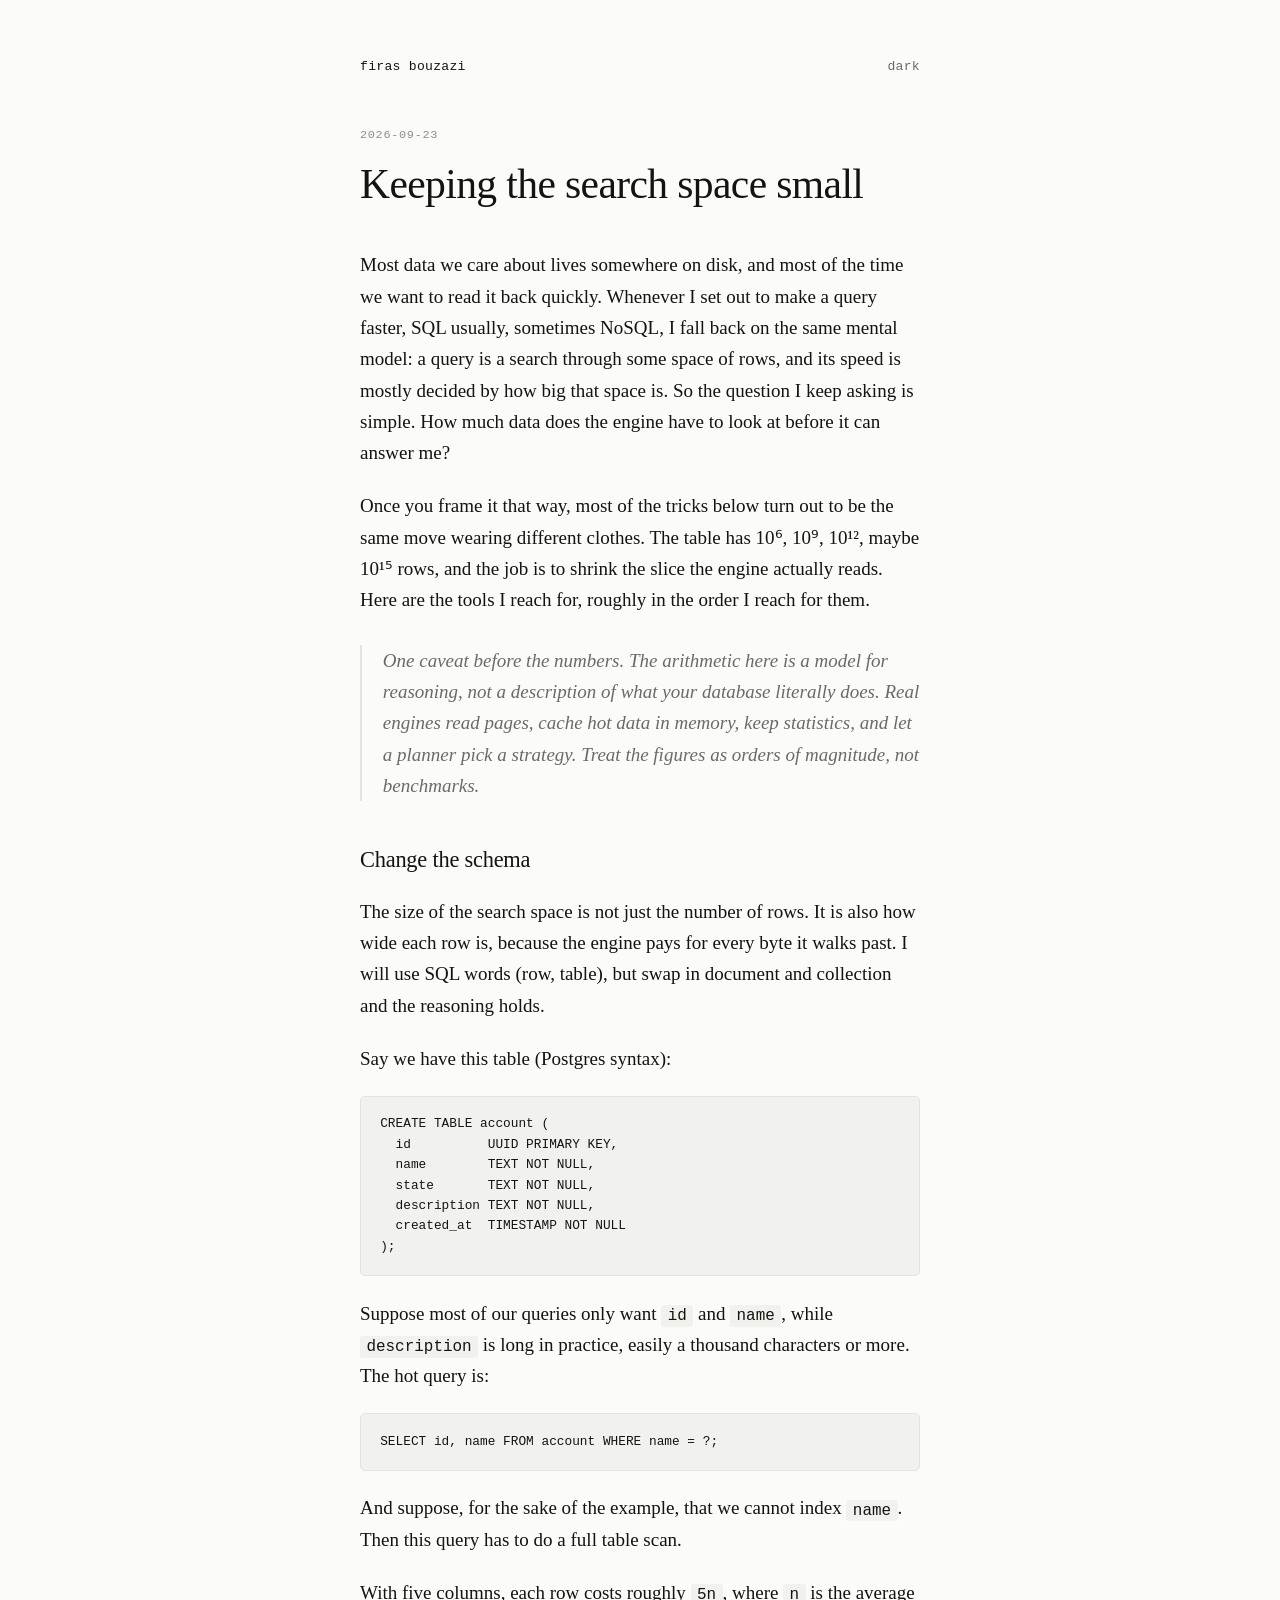
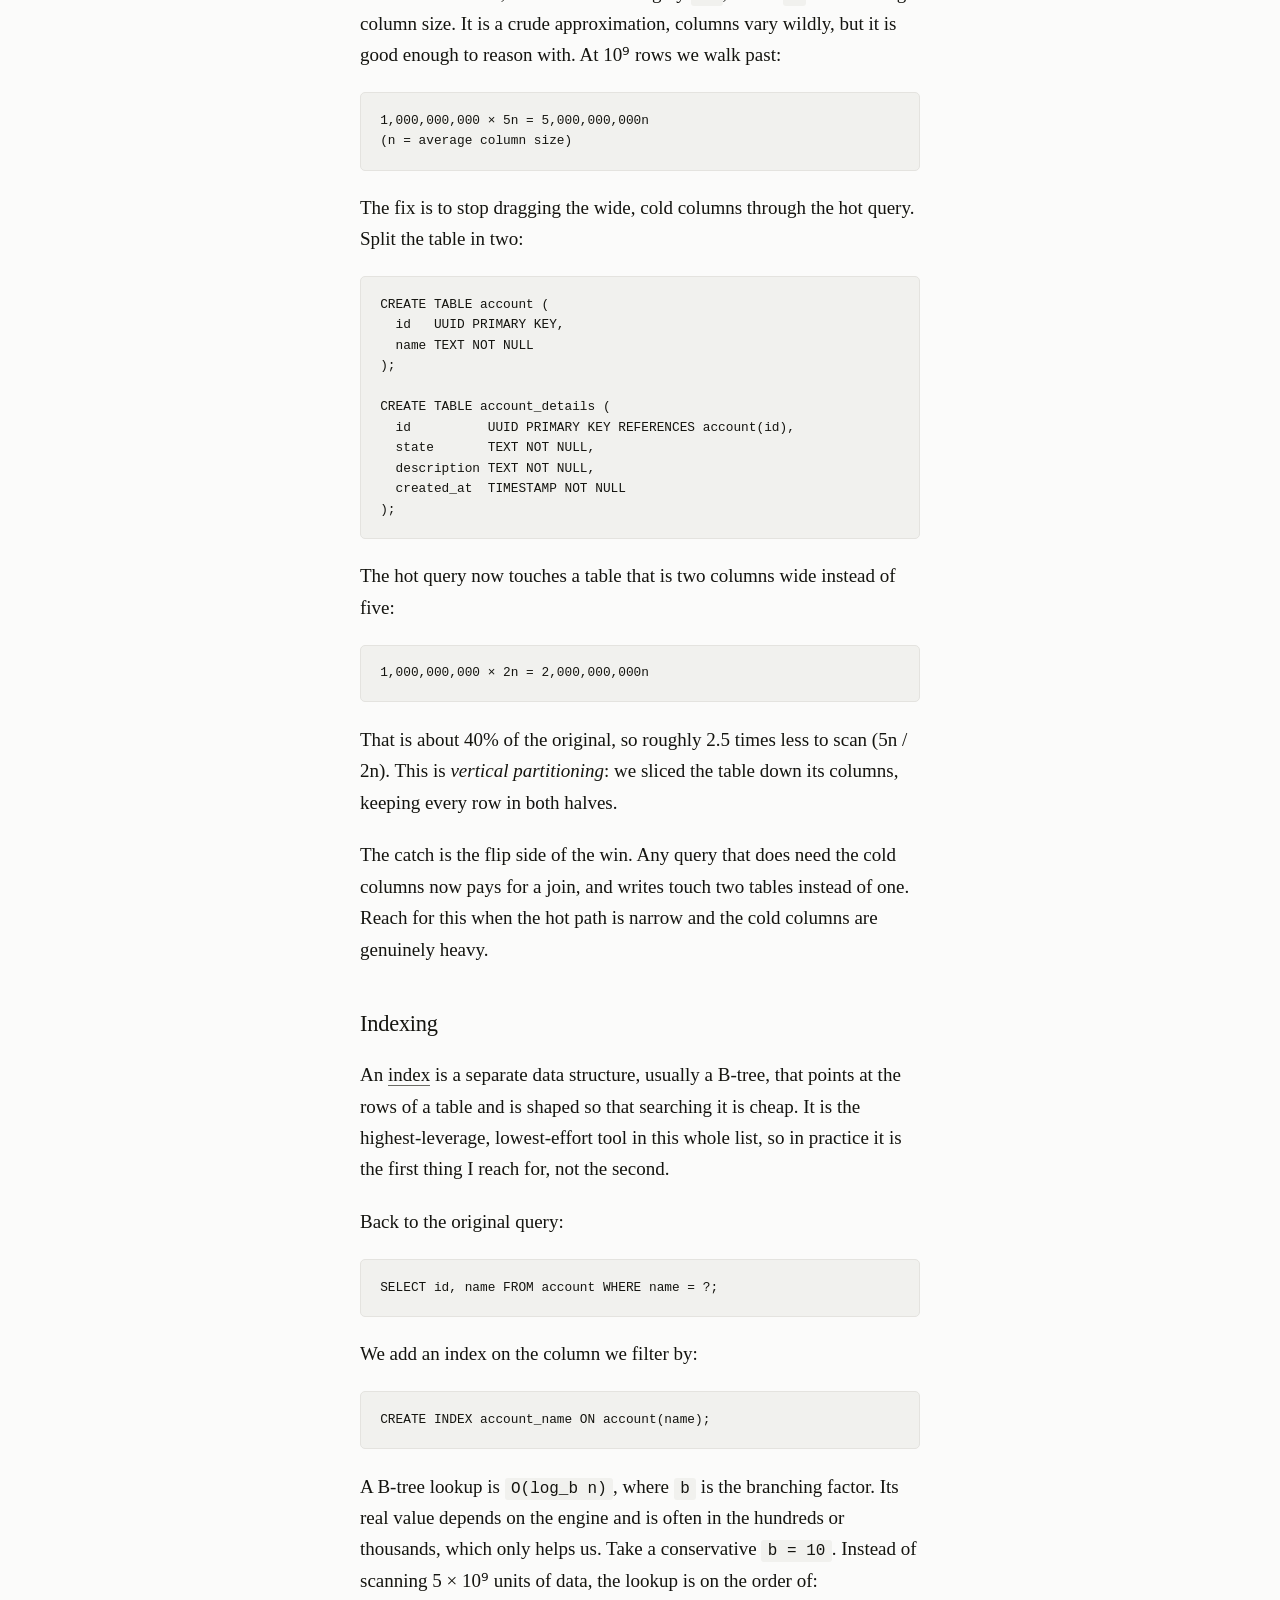
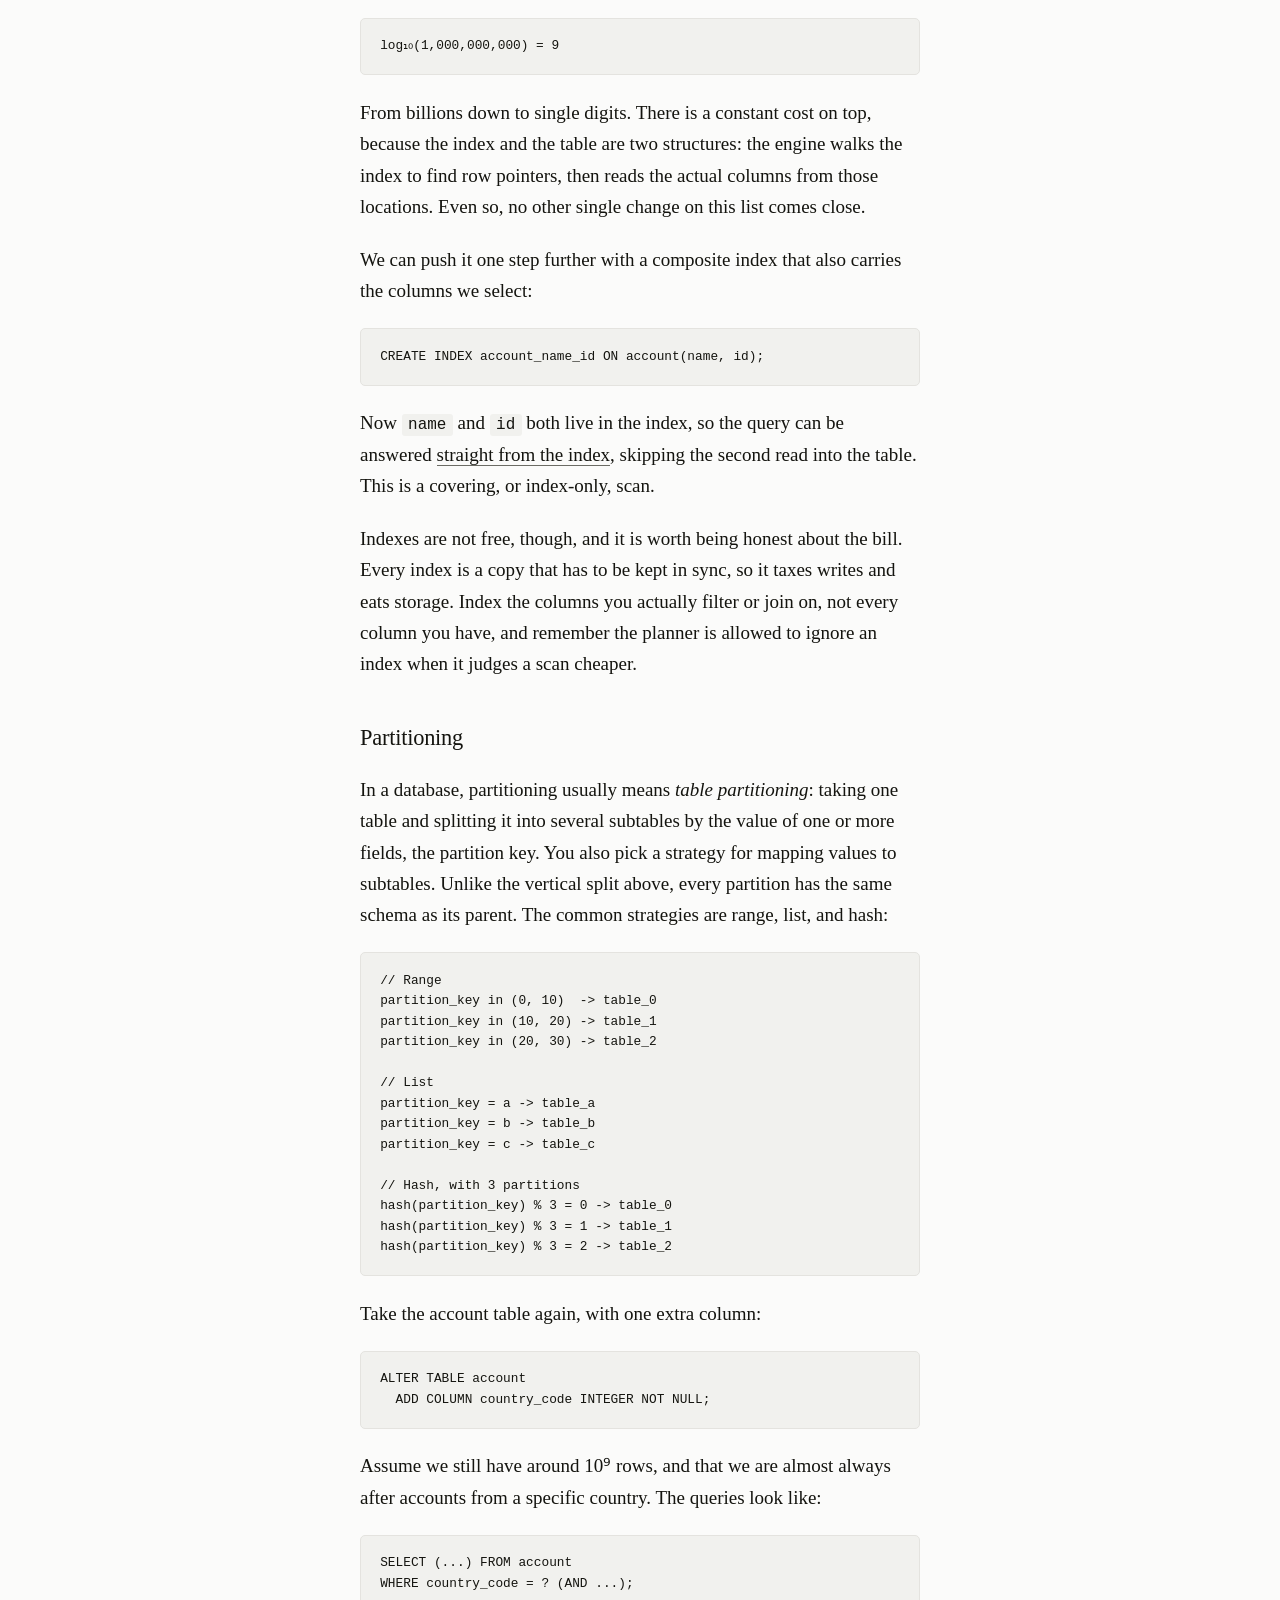
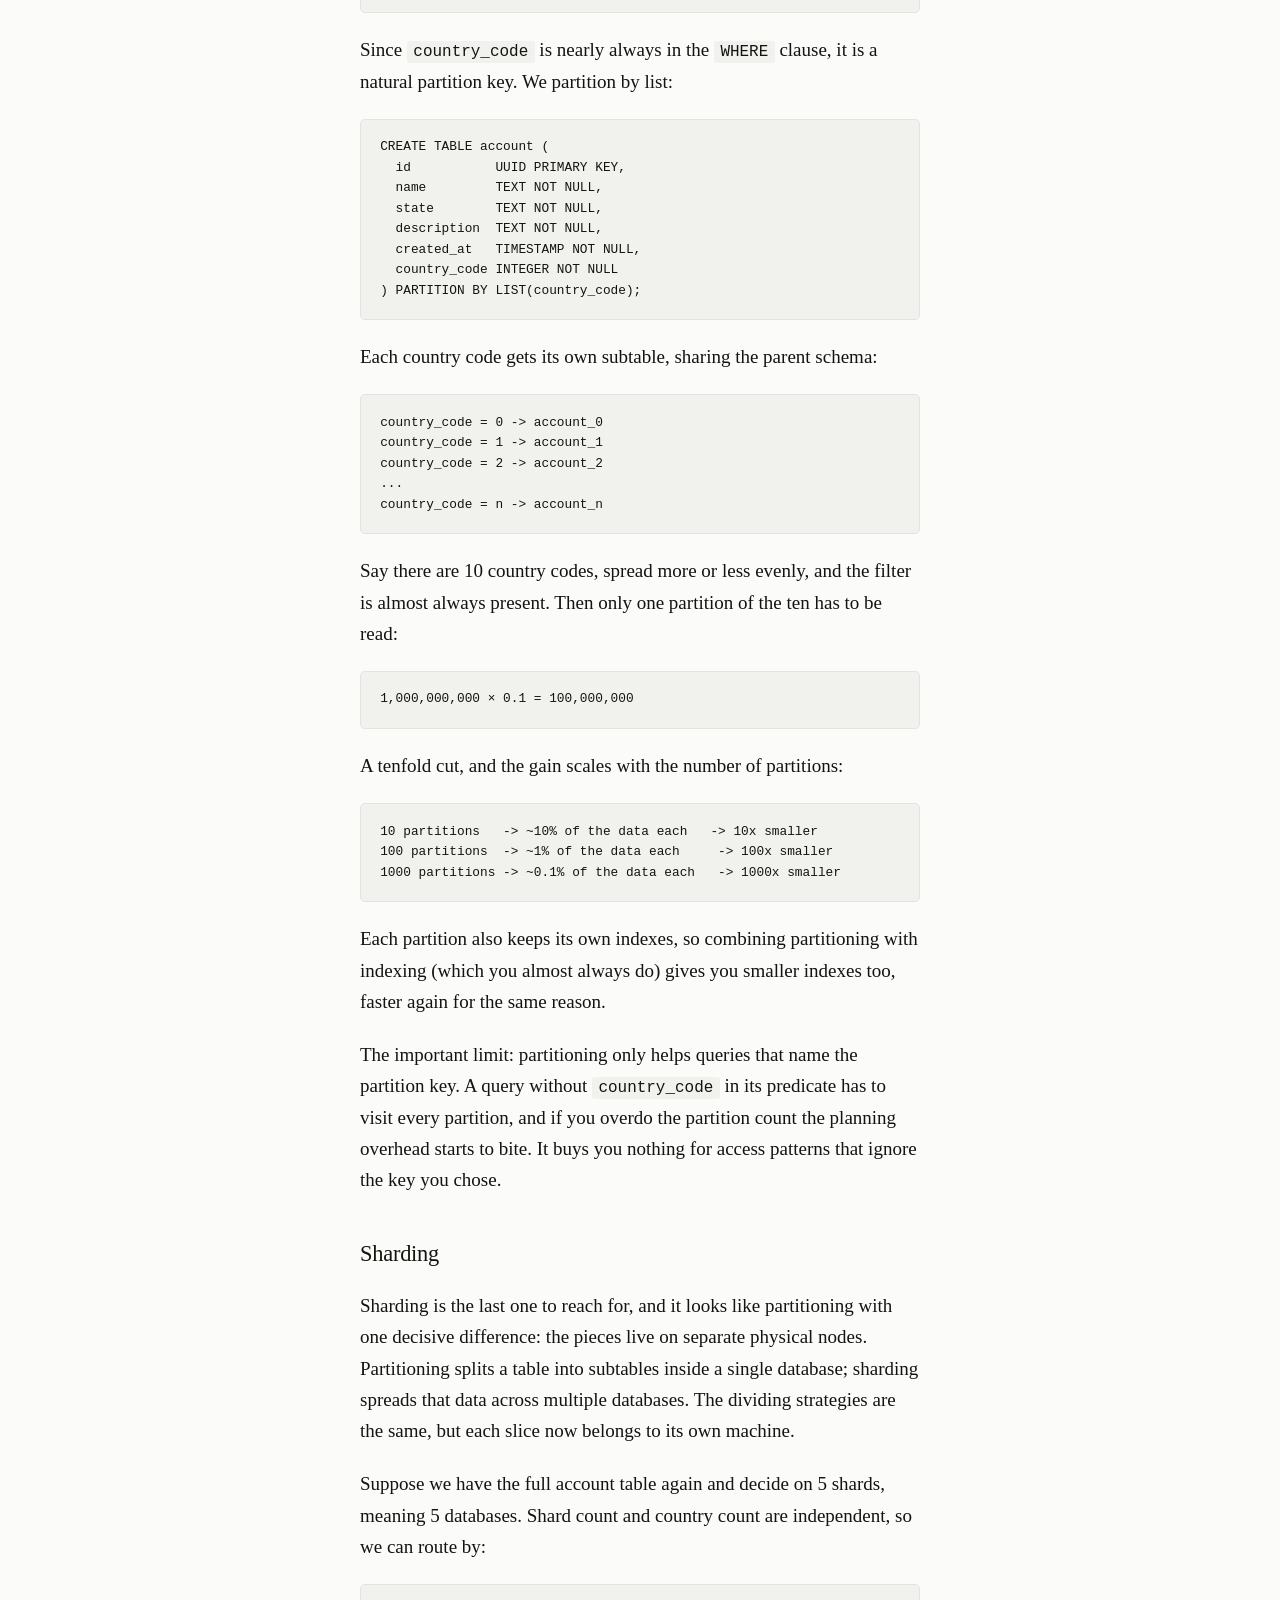
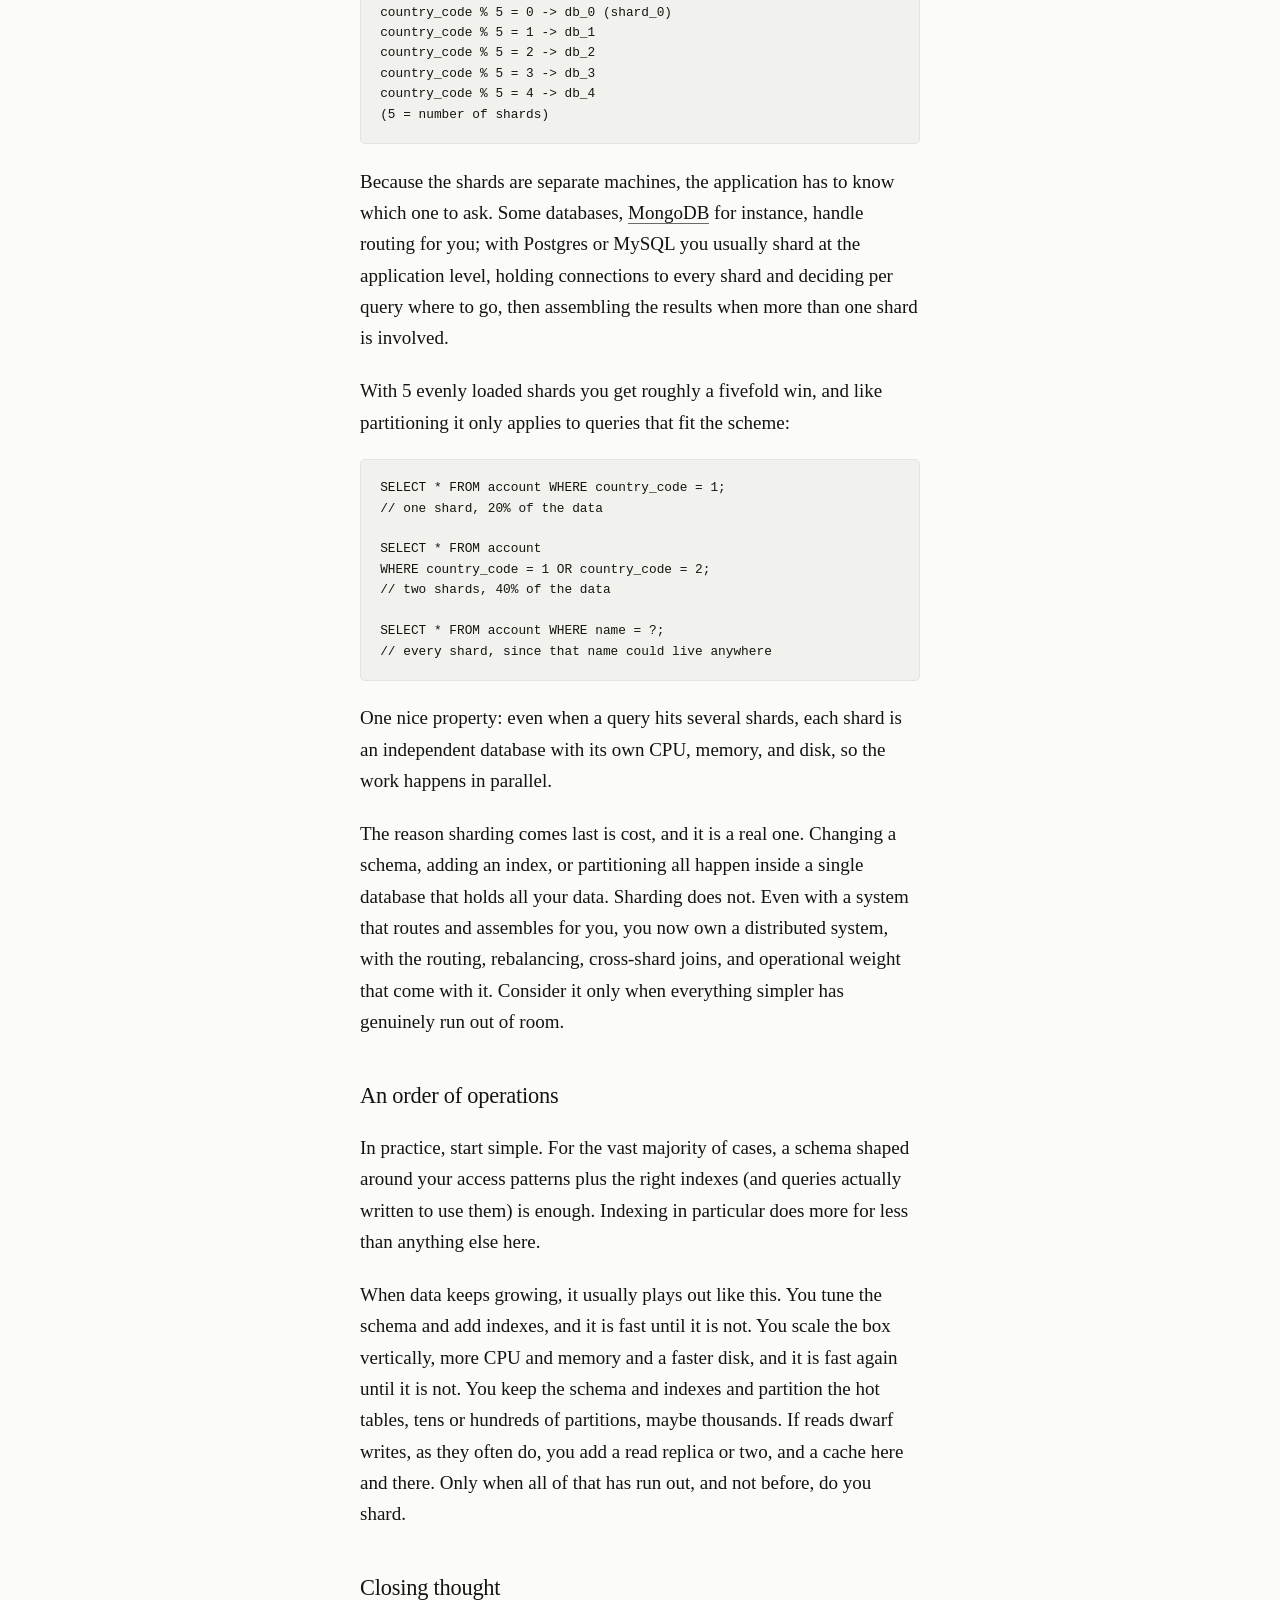
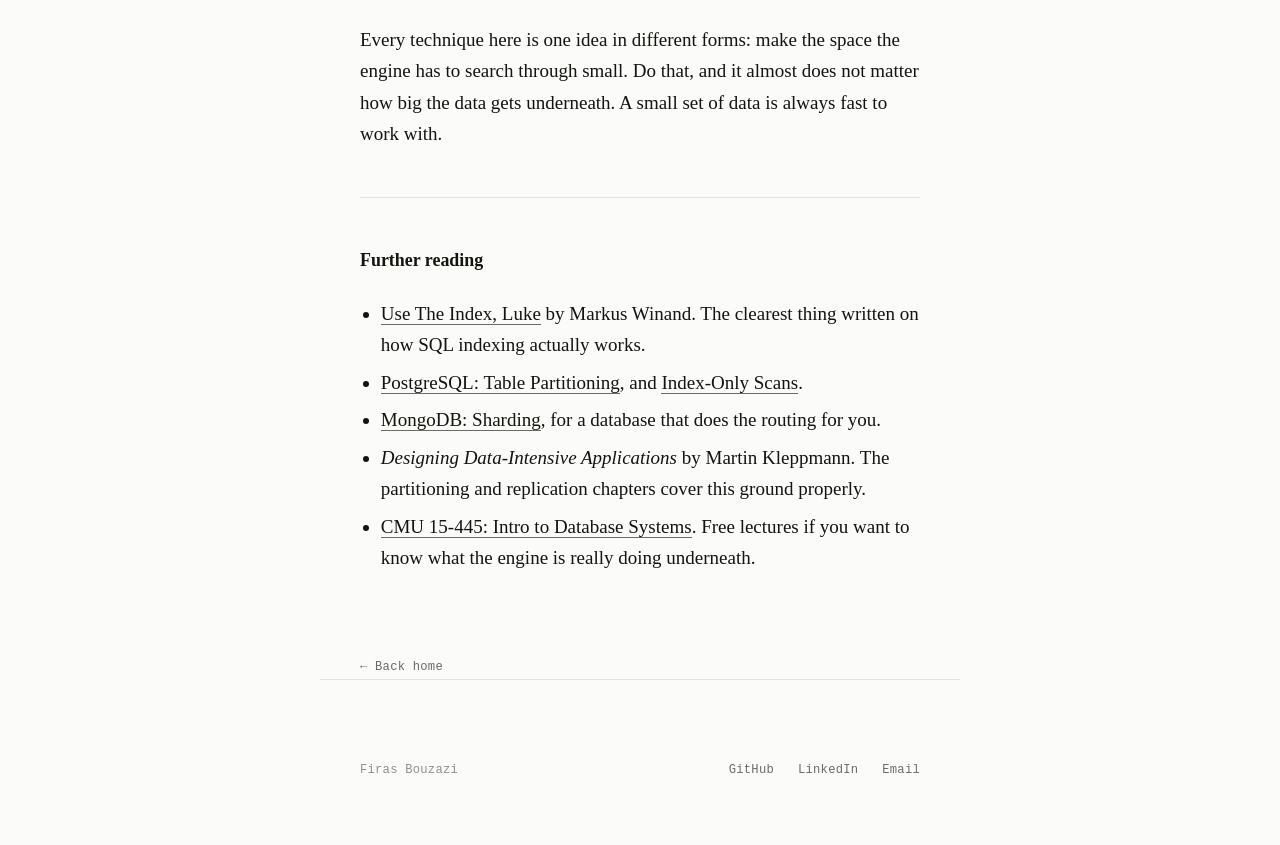
<file: posts/keeping-the-search-space-small.html>
<!DOCTYPE html>
<html lang="en">
<head>
<meta charset="UTF-8">
<meta name="viewport" content="width=device-width, initial-scale=1.0">
<title>Keeping the search space small · Firas Bouzazi</title>
<meta name="description" content="A mental model for query performance: schema design, indexes, partitioning, and sharding are all ways to shrink how much data the engine has to read.">
<meta name="author" content="Firas Bouzazi">
<meta property="og:title" content="Keeping the search space small">
<meta property="og:description" content="A mental model for query performance: schema, indexes, partitioning, and sharding are all ways to shrink how much data gets scanned.">
<meta property="og:type" content="article">
<link rel="icon" href="data:image/svg+xml,<svg xmlns='http://www.w3.org/2000/svg' viewBox='0 0 100 100'><text y='.9em' font-size='90' font-family='monospace'>·</text></svg>">
<script>
  (function () {
    try {
      var t = localStorage.getItem("theme");
      if (t === "light" || t === "dark") document.documentElement.setAttribute("data-theme", t);
    } catch (e) {}
  })();
</script>
<link rel="stylesheet" href="../style.css">
</head>
<body>

<header class="site-head">
  <a class="home" href="/">firas bouzazi</a>
  <button class="theme-toggle" type="button" aria-label="Toggle color theme">theme</button>
</header>

<main class="wrap">
  <article class="post">

    <header class="post-head">
      <p class="meta">2026-09-23</p>
      <h1>Keeping the search space small</h1>
    </header>

    <div class="prose">
      <p>Most data we care about lives somewhere on disk, and most of the time we want to read it back quickly. Whenever I set out to make a query faster, SQL usually, sometimes NoSQL, I fall back on the same mental model: a query is a search through some space of rows, and its speed is mostly decided by how big that space is. So the question I keep asking is simple. How much data does the engine have to look at before it can answer me?</p>

      <p>Once you frame it that way, most of the tricks below turn out to be the same move wearing different clothes. The table has 10⁶, 10⁹, 10¹², maybe 10¹⁵ rows, and the job is to shrink the slice the engine actually reads. Here are the tools I reach for, roughly in the order I reach for them.</p>

      <blockquote>One caveat before the numbers. The arithmetic here is a model for reasoning, not a description of what your database literally does. Real engines read pages, cache hot data in memory, keep statistics, and let a planner pick a strategy. Treat the figures as orders of magnitude, not benchmarks.</blockquote>

      <h2>Change the schema</h2>

      <p>The size of the search space is not just the number of rows. It is also how wide each row is, because the engine pays for every byte it walks past. I will use SQL words (row, table), but swap in document and collection and the reasoning holds.</p>

      <p>Say we have this table (Postgres syntax):</p>

<pre><code>CREATE TABLE account (
  id          UUID PRIMARY KEY,
  name        TEXT NOT NULL,
  state       TEXT NOT NULL,
  description TEXT NOT NULL,
  created_at  TIMESTAMP NOT NULL
);</code></pre>

      <p>Suppose most of our queries only want <code>id</code> and <code>name</code>, while <code>description</code> is long in practice, easily a thousand characters or more. The hot query is:</p>

<pre><code>SELECT id, name FROM account WHERE name = ?;</code></pre>

      <p>And suppose, for the sake of the example, that we cannot index <code>name</code>. Then this query has to do a full table scan.</p>

      <p>With five columns, each row costs roughly <code>5n</code>, where <code>n</code> is the average column size. It is a crude approximation, columns vary wildly, but it is good enough to reason with. At 10⁹ rows we walk past:</p>

<pre><code>1,000,000,000 × 5n = 5,000,000,000n
(n = average column size)</code></pre>

      <p>The fix is to stop dragging the wide, cold columns through the hot query. Split the table in two:</p>

<pre><code>CREATE TABLE account (
  id   UUID PRIMARY KEY,
  name TEXT NOT NULL
);

CREATE TABLE account_details (
  id          UUID PRIMARY KEY REFERENCES account(id),
  state       TEXT NOT NULL,
  description TEXT NOT NULL,
  created_at  TIMESTAMP NOT NULL
);</code></pre>

      <p>The hot query now touches a table that is two columns wide instead of five:</p>

<pre><code>1,000,000,000 × 2n = 2,000,000,000n</code></pre>

      <p>That is about 40% of the original, so roughly 2.5 times less to scan (5n / 2n). This is <em>vertical partitioning</em>: we sliced the table down its columns, keeping every row in both halves.</p>

      <p>The catch is the flip side of the win. Any query that does need the cold columns now pays for a join, and writes touch two tables instead of one. Reach for this when the hot path is narrow and the cold columns are genuinely heavy.</p>

      <h2>Indexing</h2>

      <p>An <a href="https://use-the-index-luke.com/sql/anatomy">index</a> is a separate data structure, usually a B-tree, that points at the rows of a table and is shaped so that searching it is cheap. It is the highest-leverage, lowest-effort tool in this whole list, so in practice it is the first thing I reach for, not the second.</p>

      <p>Back to the original query:</p>

<pre><code>SELECT id, name FROM account WHERE name = ?;</code></pre>

      <p>We add an index on the column we filter by:</p>

<pre><code>CREATE INDEX account_name ON account(name);</code></pre>

      <p>A B-tree lookup is <code>O(log_b n)</code>, where <code>b</code> is the branching factor. Its real value depends on the engine and is often in the hundreds or thousands, which only helps us. Take a conservative <code>b = 10</code>. Instead of scanning 5 × 10⁹ units of data, the lookup is on the order of:</p>

<pre><code>log₁₀(1,000,000,000) = 9</code></pre>

      <p>From billions down to single digits. There is a constant cost on top, because the index and the table are two structures: the engine walks the index to find row pointers, then reads the actual columns from those locations. Even so, no other single change on this list comes close.</p>

      <p>We can push it one step further with a composite index that also carries the columns we select:</p>

<pre><code>CREATE INDEX account_name_id ON account(name, id);</code></pre>

      <p>Now <code>name</code> and <code>id</code> both live in the index, so the query can be answered <a href="https://www.postgresql.org/docs/current/indexes-index-only-scans.html">straight from the index</a>, skipping the second read into the table. This is a covering, or index-only, scan.</p>

      <p>Indexes are not free, though, and it is worth being honest about the bill. Every index is a copy that has to be kept in sync, so it taxes writes and eats storage. Index the columns you actually filter or join on, not every column you have, and remember the planner is allowed to ignore an index when it judges a scan cheaper.</p>

      <h2>Partitioning</h2>

      <p>In a database, partitioning usually means <em>table partitioning</em>: taking one table and splitting it into several subtables by the value of one or more fields, the partition key. You also pick a strategy for mapping values to subtables. Unlike the vertical split above, every partition has the same schema as its parent. The common strategies are range, list, and hash:</p>

<pre><code>// Range
partition_key in (0, 10)  -> table_0
partition_key in (10, 20) -> table_1
partition_key in (20, 30) -> table_2

// List
partition_key = a -> table_a
partition_key = b -> table_b
partition_key = c -> table_c

// Hash, with 3 partitions
hash(partition_key) % 3 = 0 -> table_0
hash(partition_key) % 3 = 1 -> table_1
hash(partition_key) % 3 = 2 -> table_2</code></pre>

      <p>Take the account table again, with one extra column:</p>

<pre><code>ALTER TABLE account
  ADD COLUMN country_code INTEGER NOT NULL;</code></pre>

      <p>Assume we still have around 10⁹ rows, and that we are almost always after accounts from a specific country. The queries look like:</p>

<pre><code>SELECT (...) FROM account
WHERE country_code = ? (AND ...);</code></pre>

      <p>Since <code>country_code</code> is nearly always in the <code>WHERE</code> clause, it is a natural partition key. We partition by list:</p>

<pre><code>CREATE TABLE account (
  id           UUID PRIMARY KEY,
  name         TEXT NOT NULL,
  state        TEXT NOT NULL,
  description  TEXT NOT NULL,
  created_at   TIMESTAMP NOT NULL,
  country_code INTEGER NOT NULL
) PARTITION BY LIST(country_code);</code></pre>

      <p>Each country code gets its own subtable, sharing the parent schema:</p>

<pre><code>country_code = 0 -> account_0
country_code = 1 -> account_1
country_code = 2 -> account_2
...
country_code = n -> account_n</code></pre>

      <p>Say there are 10 country codes, spread more or less evenly, and the filter is almost always present. Then only one partition of the ten has to be read:</p>

<pre><code>1,000,000,000 × 0.1 = 100,000,000</code></pre>

      <p>A tenfold cut, and the gain scales with the number of partitions:</p>

<pre><code>10 partitions   -> ~10% of the data each   -> 10x smaller
100 partitions  -> ~1% of the data each     -> 100x smaller
1000 partitions -> ~0.1% of the data each   -> 1000x smaller</code></pre>

      <p>Each partition also keeps its own indexes, so combining partitioning with indexing (which you almost always do) gives you smaller indexes too, faster again for the same reason.</p>

      <p>The important limit: partitioning only helps queries that name the partition key. A query without <code>country_code</code> in its predicate has to visit every partition, and if you overdo the partition count the planning overhead starts to bite. It buys you nothing for access patterns that ignore the key you chose.</p>

      <h2>Sharding</h2>

      <p>Sharding is the last one to reach for, and it looks like partitioning with one decisive difference: the pieces live on separate physical nodes. Partitioning splits a table into subtables inside a single database; sharding spreads that data across multiple databases. The dividing strategies are the same, but each slice now belongs to its own machine.</p>

      <p>Suppose we have the full account table again and decide on 5 shards, meaning 5 databases. Shard count and country count are independent, so we can route by:</p>

<pre><code>country_code % 5 = 0 -> db_0 (shard_0)
country_code % 5 = 1 -> db_1
country_code % 5 = 2 -> db_2
country_code % 5 = 3 -> db_3
country_code % 5 = 4 -> db_4
(5 = number of shards)</code></pre>

      <p>Because the shards are separate machines, the application has to know which one to ask. Some databases, <a href="https://www.mongodb.com/docs/manual/sharding/">MongoDB</a> for instance, handle routing for you; with Postgres or MySQL you usually shard at the application level, holding connections to every shard and deciding per query where to go, then assembling the results when more than one shard is involved.</p>

      <p>With 5 evenly loaded shards you get roughly a fivefold win, and like partitioning it only applies to queries that fit the scheme:</p>

<pre><code>SELECT * FROM account WHERE country_code = 1;
// one shard, 20% of the data

SELECT * FROM account
WHERE country_code = 1 OR country_code = 2;
// two shards, 40% of the data

SELECT * FROM account WHERE name = ?;
// every shard, since that name could live anywhere</code></pre>

      <p>One nice property: even when a query hits several shards, each shard is an independent database with its own CPU, memory, and disk, so the work happens in parallel.</p>

      <p>The reason sharding comes last is cost, and it is a real one. Changing a schema, adding an index, or partitioning all happen inside a single database that holds all your data. Sharding does not. Even with a system that routes and assembles for you, you now own a distributed system, with the routing, rebalancing, cross-shard joins, and operational weight that come with it. Consider it only when everything simpler has genuinely run out of room.</p>

      <h2>An order of operations</h2>

      <p>In practice, start simple. For the vast majority of cases, a schema shaped around your access patterns plus the right indexes (and queries actually written to use them) is enough. Indexing in particular does more for less than anything else here.</p>

      <p>When data keeps growing, it usually plays out like this. You tune the schema and add indexes, and it is fast until it is not. You scale the box vertically, more CPU and memory and a faster disk, and it is fast again until it is not. You keep the schema and indexes and partition the hot tables, tens or hundreds of partitions, maybe thousands. If reads dwarf writes, as they often do, you add a read replica or two, and a cache here and there. Only when all of that has run out, and not before, do you shard.</p>

      <h2>Closing thought</h2>

      <p>Every technique here is one idea in different forms: make the space the engine has to search through small. Do that, and it almost does not matter how big the data gets underneath. A small set of data is always fast to work with.</p>

      <hr>

      <h3>Further reading</h3>
      <ul>
        <li><a href="https://use-the-index-luke.com/">Use The Index, Luke</a> by Markus Winand. The clearest thing written on how SQL indexing actually works.</li>
        <li><a href="https://www.postgresql.org/docs/current/ddl-partitioning.html">PostgreSQL: Table Partitioning</a>, and <a href="https://www.postgresql.org/docs/current/indexes-index-only-scans.html">Index-Only Scans</a>.</li>
        <li><a href="https://www.mongodb.com/docs/manual/sharding/">MongoDB: Sharding</a>, for a database that does the routing for you.</li>
        <li><em>Designing Data-Intensive Applications</em> by Martin Kleppmann. The partitioning and replication chapters cover this ground properly.</li>
        <li><a href="https://15445.courses.cs.cmu.edu/">CMU 15-445: Intro to Database Systems</a>. Free lectures if you want to know what the engine is really doing underneath.</li>
      </ul>
    </div>

    <a class="back" href="/">Back home</a>

  </article>
</main>

<footer class="site-foot">
  <span>Firas Bouzazi</span>
  <span class="spacer"></span>
  <a href="https://github.com/firasbouzazi">GitHub</a>
  <a href="https://www.linkedin.com/in/firas-bouzazi/">LinkedIn</a>
  <a href="mailto:firas.bouzazi@imt-atlantique.net">Email</a>
</footer>

<script src="../theme.js"></script>
</body>
</html>
</file>
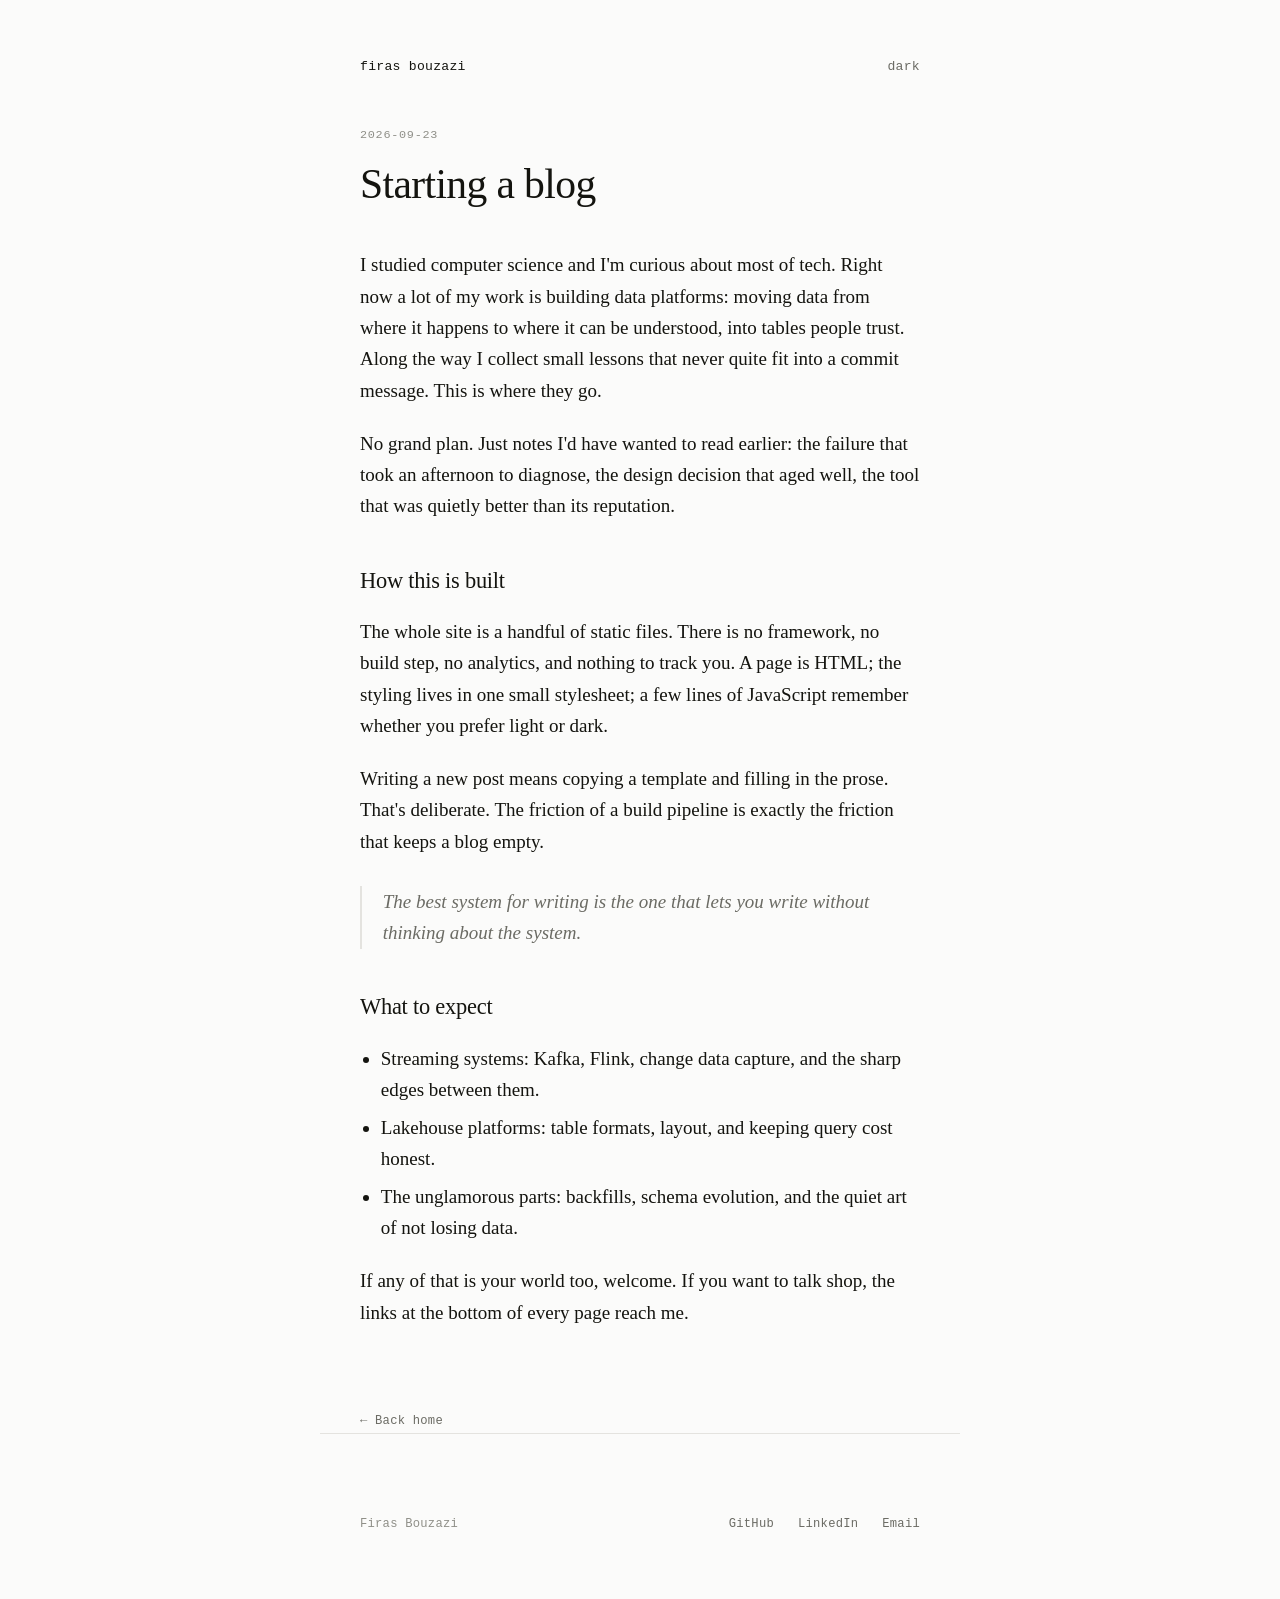
<file: posts/starting-a-blog.html>
<!DOCTYPE html>
<html lang="en">
<head>
<meta charset="UTF-8">
<meta name="viewport" content="width=device-width, initial-scale=1.0">
<title>Starting a blog · Firas Bouzazi</title>
<meta name="description" content="Why I'm keeping notes in public, and how this little site is built.">
<meta name="author" content="Firas Bouzazi">
<meta property="og:title" content="Starting a blog">
<meta property="og:description" content="Why I'm keeping notes in public, and how this little site is built.">
<meta property="og:type" content="article">
<link rel="icon" href="data:image/svg+xml,<svg xmlns='http://www.w3.org/2000/svg' viewBox='0 0 100 100'><text y='.9em' font-size='90' font-family='monospace'>·</text></svg>">
<script>
  (function () {
    try {
      var t = localStorage.getItem("theme");
      if (t === "light" || t === "dark") document.documentElement.setAttribute("data-theme", t);
    } catch (e) {}
  })();
</script>
<link rel="stylesheet" href="../style.css">
</head>
<body>

<header class="site-head">
  <a class="home" href="/">firas bouzazi</a>
  <button class="theme-toggle" type="button" aria-label="Toggle color theme">theme</button>
</header>

<main class="wrap">
  <article class="post">

    <header class="post-head">
      <p class="meta">2026-09-23</p>
      <h1>Starting a blog</h1>
    </header>

    <div class="prose">
      <p>I studied computer science and I'm curious about most of tech. Right now a lot of my work is building data platforms: moving data from where it happens to where it can be understood, into tables people trust. Along the way I collect small lessons that never quite fit into a commit message. This is where they go.</p>

      <p>No grand plan. Just notes I'd have wanted to read earlier: the failure that took an afternoon to diagnose, the design decision that aged well, the tool that was quietly better than its reputation.</p>

      <h2>How this is built</h2>

      <p>The whole site is a handful of static files. There is no framework, no build step, no analytics, and nothing to track you. A page is HTML; the styling lives in one small stylesheet; a few lines of JavaScript remember whether you prefer light or dark.</p>

      <p>Writing a new post means copying a template and filling in the prose. That's deliberate. The friction of a build pipeline is exactly the friction that keeps a blog empty.</p>

      <blockquote>The best system for writing is the one that lets you write without thinking about the system.</blockquote>

      <h2>What to expect</h2>

      <ul>
        <li>Streaming systems: Kafka, Flink, change data capture, and the sharp edges between them.</li>
        <li>Lakehouse platforms: table formats, layout, and keeping query cost honest.</li>
        <li>The unglamorous parts: backfills, schema evolution, and the quiet art of not losing data.</li>
      </ul>

      <p>If any of that is your world too, welcome. If you want to talk shop, the links at the bottom of every page reach me.</p>
    </div>

    <a class="back" href="/">Back home</a>

  </article>
</main>

<footer class="site-foot">
  <span>Firas Bouzazi</span>
  <span class="spacer"></span>
  <a href="https://github.com/firasbouzazi">GitHub</a>
  <a href="https://www.linkedin.com/in/firas-bouzazi/">LinkedIn</a>
  <a href="mailto:firas.bouzazi@imt-atlantique.net">Email</a>
</footer>

<script src="../theme.js"></script>
</body>
</html>
</file>
<file: style.css>
/* ============================================================
   Firas Bouzazi / blog
   A quiet, typography-first stylesheet. Monochrome by design:
   the only "color" is the text itself. Two themes, no frameworks.
   ============================================================ */

:root {
  /* Type */
  --serif: "Charter", "Bitstream Charter", "Sitka Text", Cambria, Georgia, "Times New Roman", serif;
  --mono:  ui-monospace, "SF Mono", "JetBrains Mono", "Fira Mono", "Cascadia Code", Menlo, Consolas, monospace;

  /* Light theme (default) */
  --bg:      #fbfbfa;
  --fg:      #14140f;
  --muted:   #6b6b64;
  --faint:   #8f8f88;
  --rule:    #e4e3df;
  --mark:    #14140f;      /* underline / marks share the text color */
  --code-bg: #f1f1ee;
  --sel:     #dcdcd6;

  --measure: 40rem;        /* reading width ~ 66 characters */
  --gutter:  clamp(1.25rem, 5vw, 2.5rem);
}

:root[data-theme="dark"] {
  --bg:      #0b0b0b;
  --fg:      #e9e9e4;
  --muted:   #9a9a92;
  --faint:   #6f6f68;
  --rule:    #242422;
  --mark:    #e9e9e4;
  --code-bg: #161615;
  --sel:     #2a2a28;
}

/* Respect the OS when the reader hasn't chosen (no data-theme set) */
@media (prefers-color-scheme: dark) {
  :root:not([data-theme="light"]) {
    --bg:      #0b0b0b;
    --fg:      #e9e9e4;
    --muted:   #9a9a92;
    --faint:   #6f6f68;
    --rule:    #242422;
    --mark:    #e9e9e4;
    --code-bg: #161615;
    --sel:     #2a2a28;
  }
}

* { box-sizing: border-box; }

html { -webkit-text-size-adjust: 100%; }

body {
  margin: 0;
  background: var(--bg);
  color: var(--fg);
  font-family: var(--serif);
  font-size: 19px;
  line-height: 1.65;
  font-feature-settings: "kern", "liga", "onum", "pnum";
  -webkit-font-smoothing: antialiased;
  text-rendering: optimizeLegibility;
  transition: background-color .28s ease, color .28s ease;
}

::selection { background: var(--sel); }

.wrap {
  max-width: var(--measure);
  margin: 0 auto;
  padding: 0 var(--gutter);
}

/* ---------- Header ---------- */

.site-head {
  max-width: var(--measure);
  margin: 0 auto;
  padding: clamp(2rem, 6vw, 3.5rem) var(--gutter) 0;
  display: flex;
  align-items: baseline;
  justify-content: space-between;
  gap: 1rem;
}

.site-head a.home {
  font-family: var(--mono);
  font-size: .82rem;
  letter-spacing: .02em;
  text-transform: lowercase;
  color: var(--fg);
  text-decoration: none;
  border: none;
}
.site-head a.home:hover { color: var(--muted); }

/* Theme toggle: a bare glyph, no chrome */
.theme-toggle {
  font-family: var(--mono);
  font-size: .82rem;
  letter-spacing: .02em;
  color: var(--muted);
  background: none;
  border: none;
  padding: .25rem 0;
  cursor: pointer;
  line-height: 1;
}
.theme-toggle:hover { color: var(--fg); }
.theme-toggle:focus-visible { outline: 1.5px solid var(--fg); outline-offset: 3px; }

/* ---------- Links ---------- */

a {
  color: var(--fg);
  text-decoration: none;
  border-bottom: 1px solid var(--rule);
  transition: border-color .15s ease, color .15s ease;
}
a:hover { border-color: var(--mark); }
:focus-visible { outline: 1.5px solid var(--fg); outline-offset: 2px; }

/* ---------- Home / index ---------- */

.intro {
  padding: clamp(2.5rem, 7vw, 4rem) 0 clamp(2rem, 5vw, 3rem);
}
.intro h1 {
  font-family: var(--serif);
  font-weight: 500;
  font-size: clamp(1.8rem, 5vw, 2.4rem);
  line-height: 1.15;
  letter-spacing: -.01em;
  margin: 0 0 .9rem;
}
.intro p {
  margin: 0;
  color: var(--muted);
  font-size: 1.06rem;
  max-width: 34rem;
}

.section-label {
  font-family: var(--mono);
  font-size: .72rem;
  letter-spacing: .14em;
  text-transform: uppercase;
  color: var(--faint);
  margin: 0 0 1.4rem;
  padding-bottom: .7rem;
  border-bottom: 1px solid var(--rule);
}

/* Post list */
.posts { list-style: none; margin: 0 0 4rem; padding: 0; }
.posts li { margin: 0; }
.posts li + li { border-top: 1px solid var(--rule); }

.posts a.entry {
  display: grid;
  grid-template-columns: 1fr auto;
  align-items: baseline;
  gap: .5rem 1.5rem;
  padding: 1.15rem 0;
  border: none;
}
.posts a.entry:hover .entry-title { color: var(--muted); }
.entry-title {
  font-size: 1.1rem;
  font-weight: 500;
  transition: color .15s ease;
}
.entry-date {
  font-family: var(--mono);
  font-size: .74rem;
  letter-spacing: .04em;
  color: var(--faint);
  white-space: nowrap;
}
.entry-desc {
  grid-column: 1 / -1;
  margin: .3rem 0 0;
  color: var(--muted);
  font-size: .95rem;
  line-height: 1.55;
}

/* ---------- Article ---------- */

article.post { padding: clamp(2rem, 5vw, 3rem) 0 0; }

.post-head { margin-bottom: 2.6rem; }
.post-head .meta {
  font-family: var(--mono);
  font-size: .74rem;
  letter-spacing: .06em;
  text-transform: uppercase;
  color: var(--faint);
  margin: 0 0 1rem;
}
.post-head h1 {
  font-weight: 500;
  font-size: clamp(1.9rem, 5.5vw, 2.6rem);
  line-height: 1.12;
  letter-spacing: -.015em;
  margin: 0;
}

.prose { }
.prose > * + * { margin-top: 1.35rem; }
.prose h2 {
  font-weight: 500;
  font-size: 1.4rem;
  letter-spacing: -.01em;
  line-height: 1.25;
  margin-top: 2.8rem;
}
.prose h3 {
  font-weight: 600;
  font-size: 1.12rem;
  margin-top: 2rem;
}
.prose p, .prose ul, .prose ol { color: var(--fg); }
.prose ul, .prose ol { padding-left: 1.3rem; }
.prose li + li { margin-top: .4rem; }
.prose a { border-bottom-color: var(--muted); }

.prose blockquote {
  margin: 1.8rem 0;
  padding-left: 1.3rem;
  border-left: 2px solid var(--rule);
  color: var(--muted);
  font-style: italic;
}

.prose hr {
  border: none;
  border-top: 1px solid var(--rule);
  margin: 3rem auto;
  width: 100%;
}

/* Code */
.prose code {
  font-family: var(--mono);
  font-size: .84em;
  background: var(--code-bg);
  padding: .12em .4em;
  border-radius: 3px;
}
.prose pre {
  font-family: var(--mono);
  font-size: .8rem;
  line-height: 1.6;
  background: var(--code-bg);
  padding: 1.1rem 1.2rem;
  border-radius: 5px;
  overflow-x: auto;
  border: 1px solid var(--rule);
}
.prose pre code { background: none; padding: 0; font-size: inherit; }

figure { margin: 2rem 0; }
figure img { display: block; width: 100%; height: auto; border-radius: 4px; }
figcaption {
  font-family: var(--mono);
  font-size: .72rem;
  color: var(--faint);
  margin-top: .6rem;
  text-align: center;
}

/* ---------- Footer ---------- */

.site-foot {
  max-width: var(--measure);
  margin: 0 auto;
  padding: clamp(3rem, 8vw, 5rem) var(--gutter) clamp(2.5rem, 6vw, 4rem);
  border-top: 1px solid var(--rule);
  display: flex;
  flex-wrap: wrap;
  gap: .5rem 1.5rem;
  align-items: baseline;
  font-family: var(--mono);
  font-size: .76rem;
  letter-spacing: .02em;
  color: var(--faint);
}
.site-foot a {
  color: var(--muted);
  border: none;
}
.site-foot a:hover { color: var(--fg); }
.site-foot .spacer { flex: 1; }

/* Back link on article pages */
.back {
  font-family: var(--mono);
  font-size: .76rem;
  letter-spacing: .02em;
  color: var(--muted);
  border: none;
  display: inline-block;
  margin-top: 4rem;
}
.back:hover { color: var(--fg); }
.back::before { content: "\2190\00a0"; }

/* Subtitle under a post title */
.post-head .dek {
  margin: .9rem 0 0;
  color: var(--muted);
  font-size: 1.1rem;
  font-style: italic;
  line-height: 1.45;
}

/* Tables */
.table-wrap { overflow-x: auto; }
.prose table {
  width: 100%;
  border-collapse: collapse;
  font-size: .9rem;
  line-height: 1.5;
}
.prose th, .prose td {
  text-align: left;
  vertical-align: top;
  padding: .65rem 1rem .65rem 0;
  border-bottom: 1px solid var(--rule);
}
.prose th {
  font-family: var(--mono);
  font-size: .7rem;
  font-weight: 400;
  letter-spacing: .08em;
  text-transform: uppercase;
  color: var(--faint);
}

/* Diagrams: inline SVG, themed through the same tokens as the text */
.diagram svg {
  display: block;
  width: 100%;
  max-width: 440px;
  height: auto;
  margin: 0 auto;
  color: var(--muted);
  font-family: var(--mono);
}
.diagram .lane-line { stroke: var(--rule); stroke-dasharray: 2 4; }
.diagram .lane-title { fill: var(--faint); font-size: 9.5px; letter-spacing: .12em; text-anchor: middle; }
.diagram .box { fill: var(--bg); stroke: var(--muted); stroke-width: 1; }
.diagram .box.agent, .diagram .box.strong { fill: var(--code-bg); stroke: var(--fg); }
.diagram .box.auto { stroke-dasharray: 3 3; }
.diagram .label { fill: var(--fg); font-size: 11.5px; text-anchor: middle; dominant-baseline: central; }
.diagram .num { fill: var(--faint); font-size: 10px; dominant-baseline: central; }
.diagram .edge { fill: none; stroke: currentColor; stroke-width: 1; }
.diagram .ah { fill: currentColor; }

.diagram .group { fill: none; stroke: var(--rule); stroke-dasharray: 4 4; }
.diagram .group-title { fill: var(--faint); font-size: 9.5px; letter-spacing: .12em; }
.diagram .label.sm, .diagram .label .sm { font-size: 9.5px; fill: var(--muted); }
.diagram .label.xs { font-size: 9px; }
.diagram .cell { fill: none; stroke: var(--muted); stroke-width: 1; }
.diagram .cell.alt { fill: var(--code-bg); }
.diagram .zpath { fill: none; stroke: var(--fg); stroke-width: 1.6; stroke-dasharray: 6 4; }
.diagram .zdot { fill: var(--fg); }
.diagram .caption { fill: var(--faint); font-size: 9.5px; text-anchor: middle; }

/* Short tips inside a post */
.prose .tip {
  border-left: 2px solid var(--rule);
  padding: .1rem 0 .1rem 1rem;
  color: var(--muted);
  font-size: .95rem;
}
.prose .tip::before {
  content: "Note";
  display: block;
  font-family: var(--mono);
  font-size: .68rem;
  letter-spacing: .12em;
  text-transform: uppercase;
  color: var(--faint);
  margin-bottom: .15rem;
}
.prose .origin { color: var(--muted); font-size: .9rem; }

@media (max-width: 480px) {
  body { font-size: 18px; }
}
</file>
